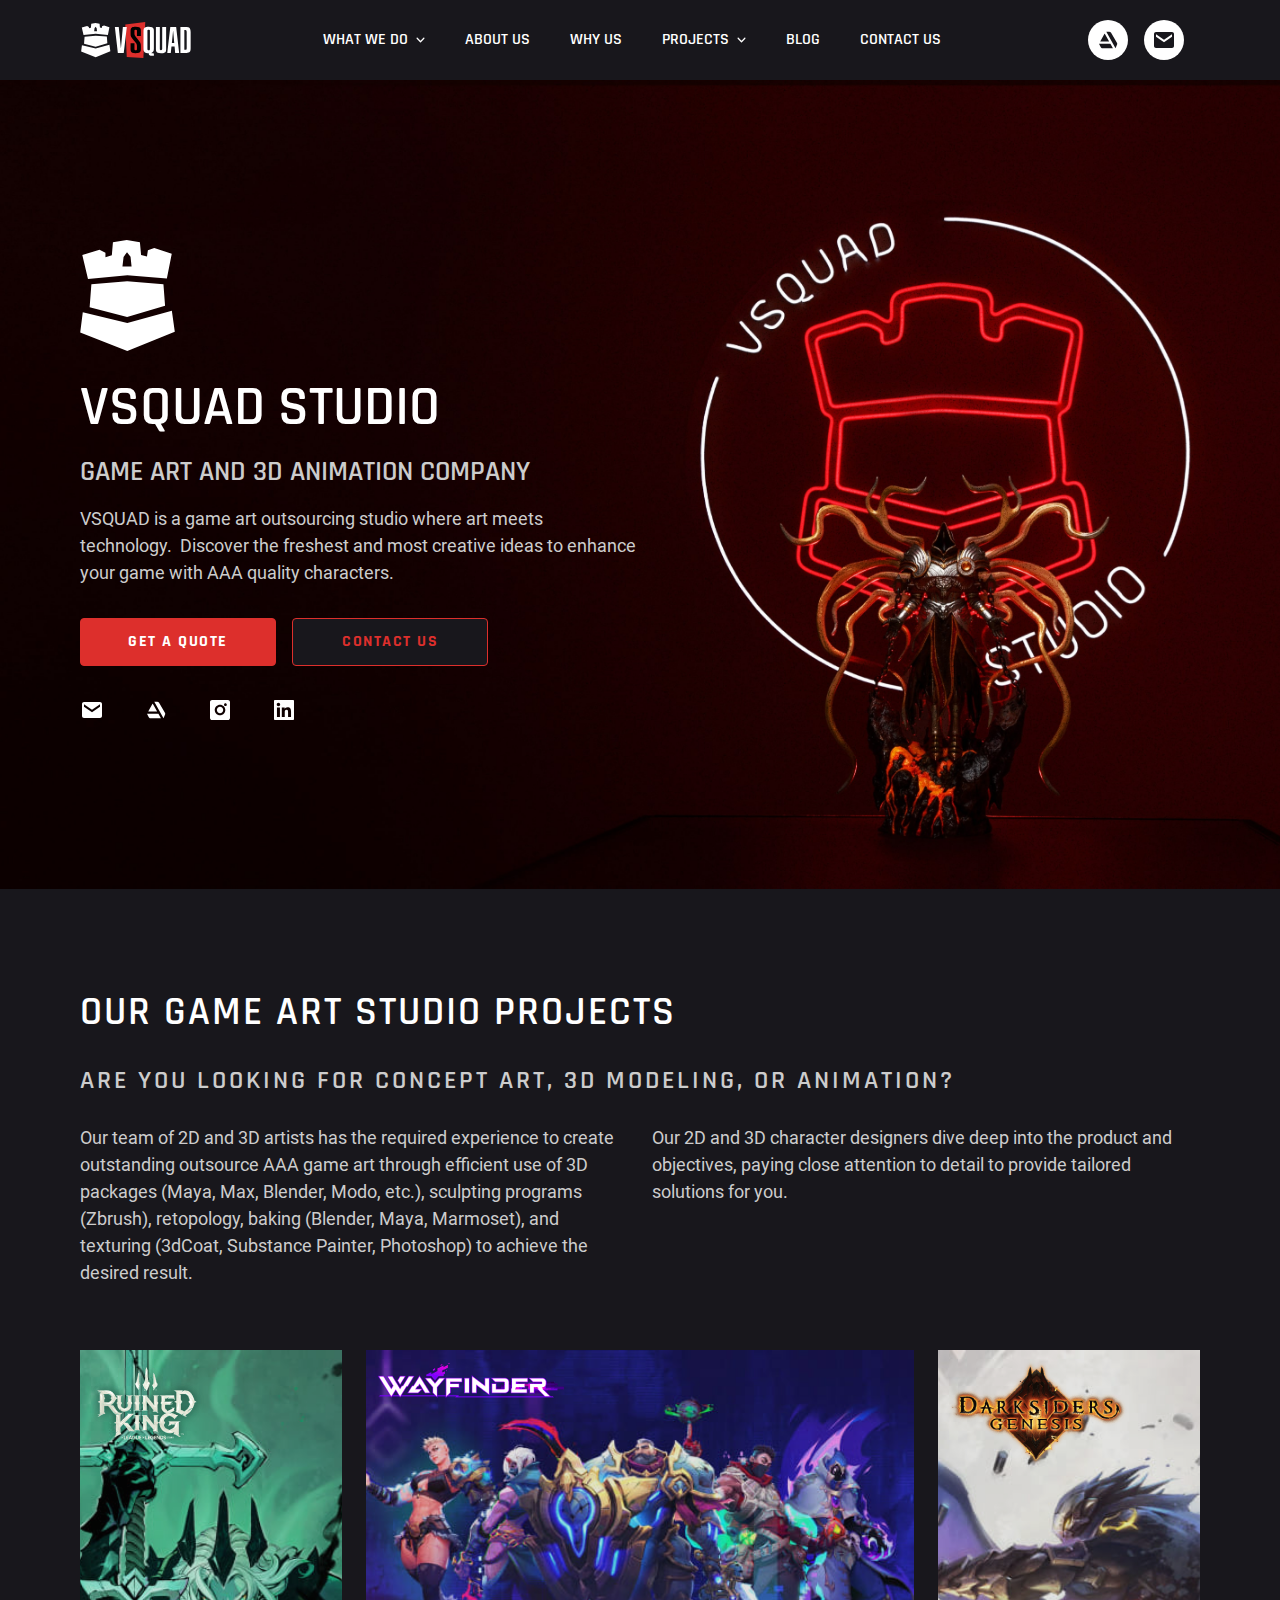
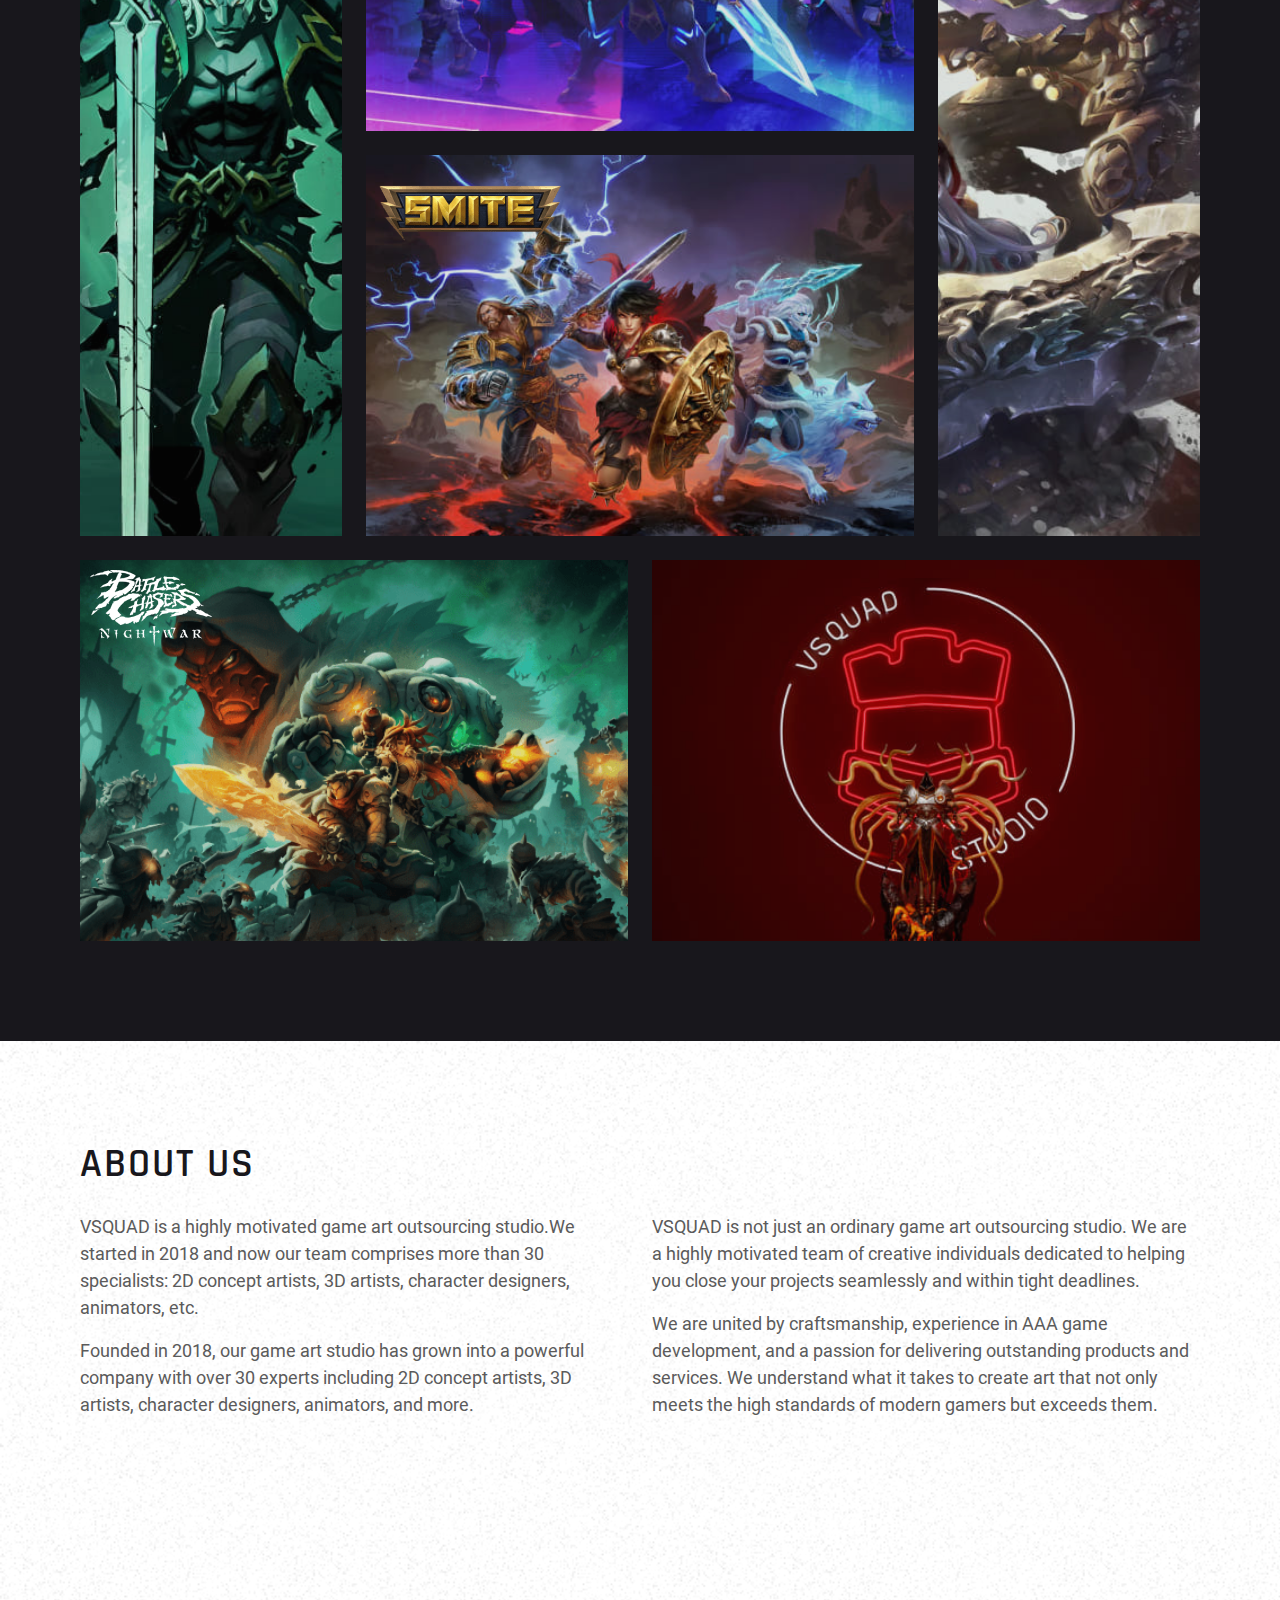
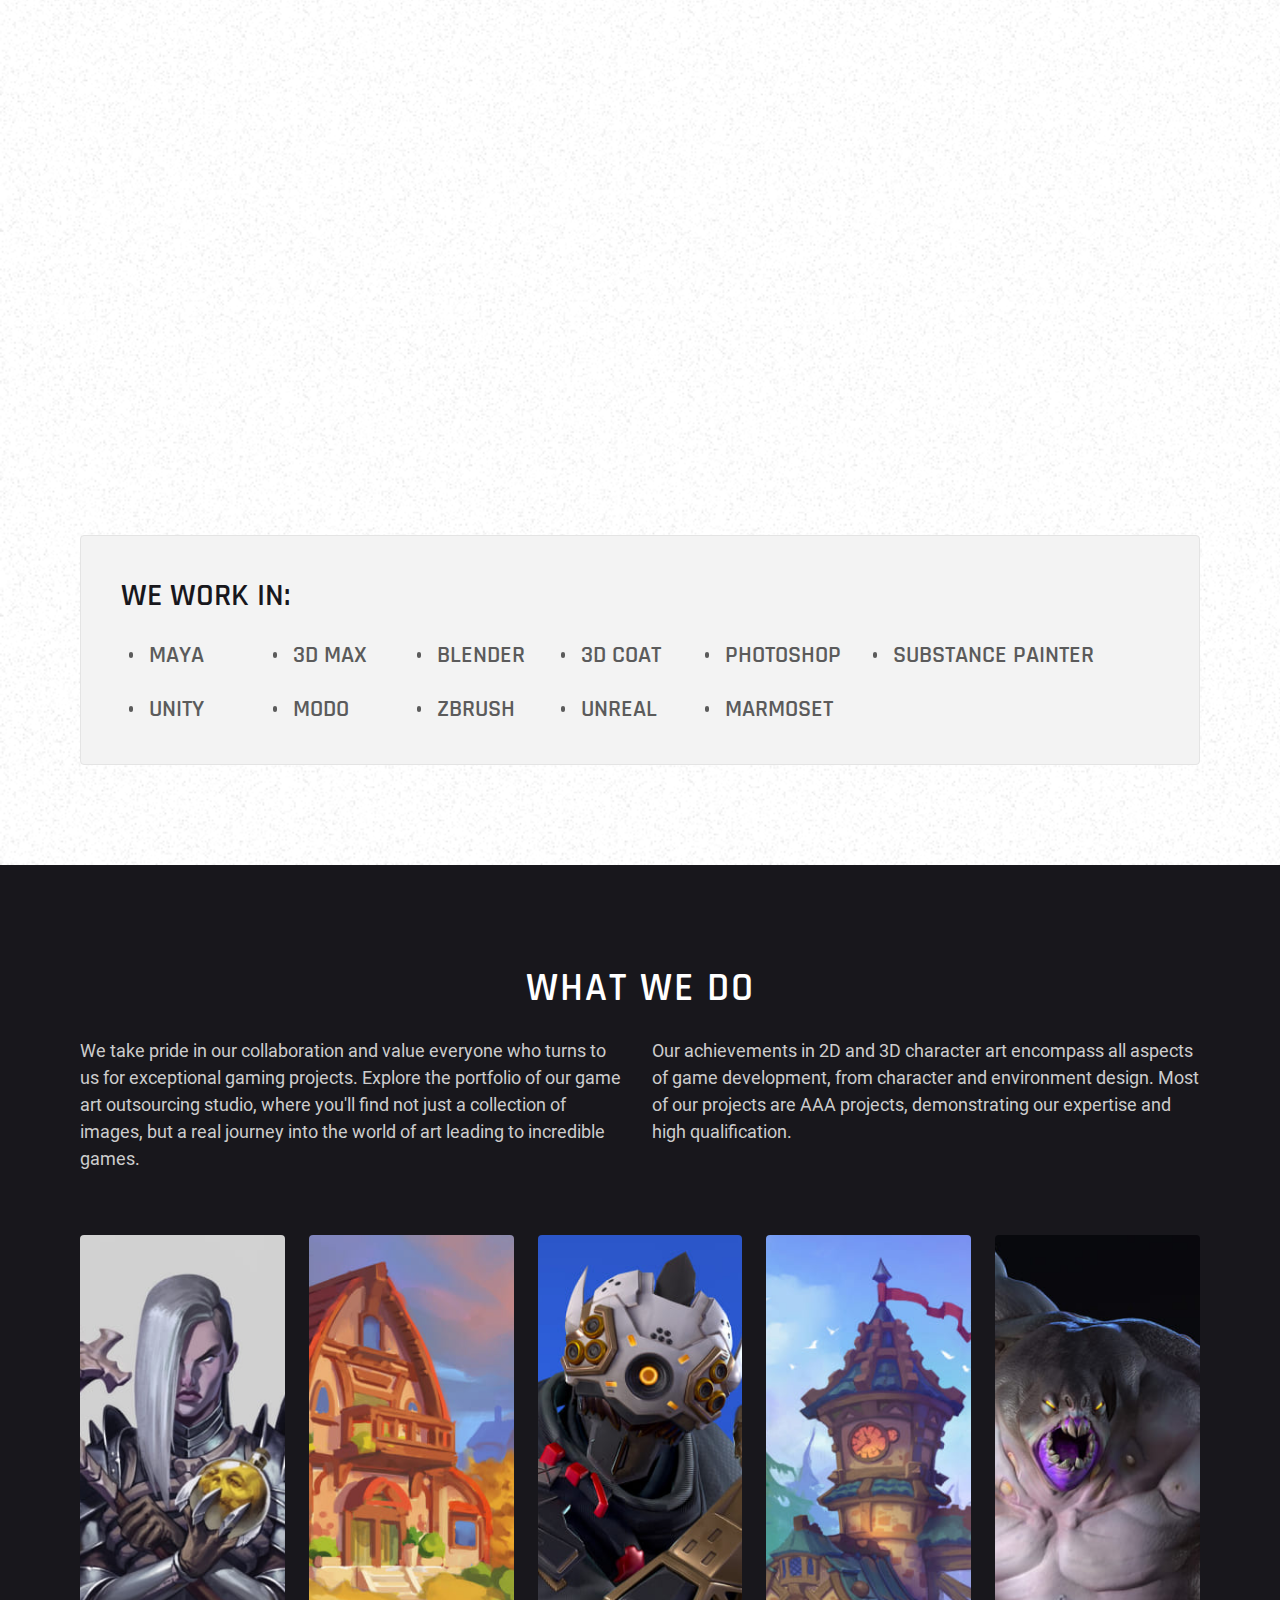
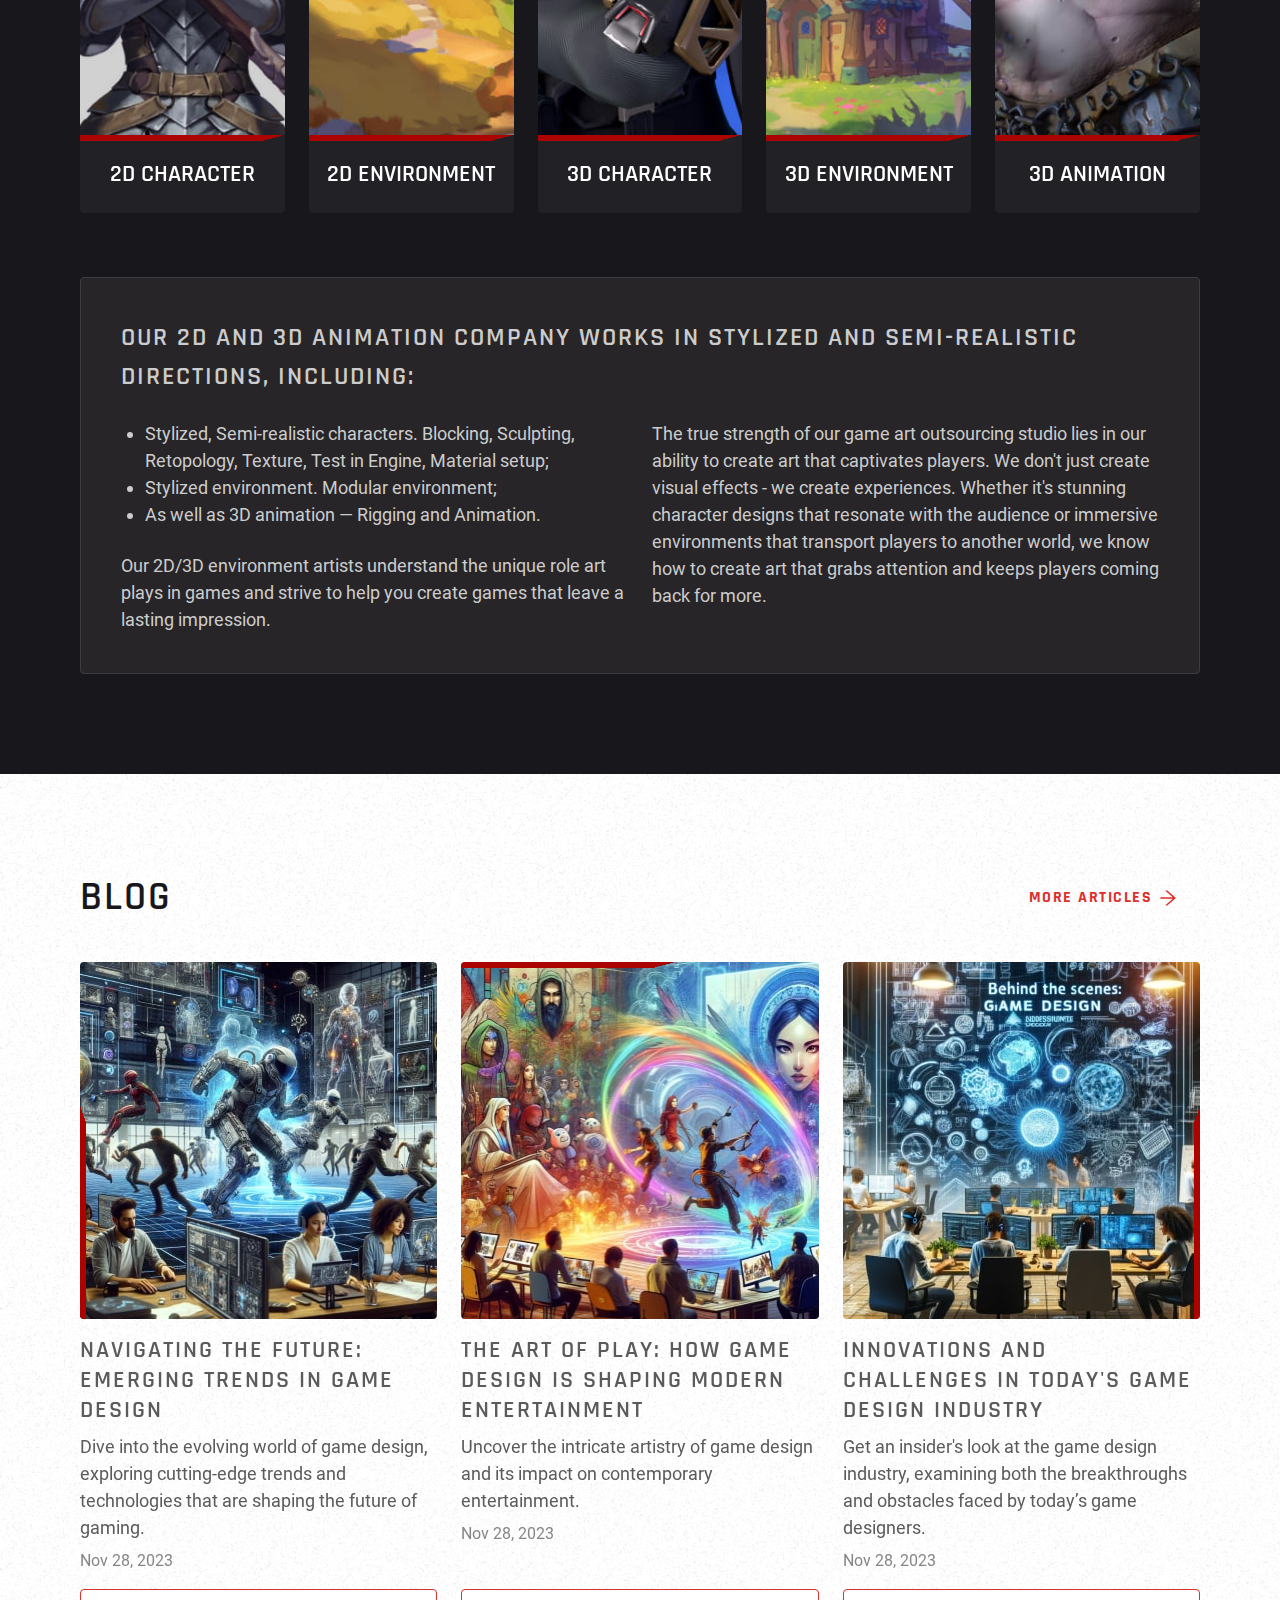
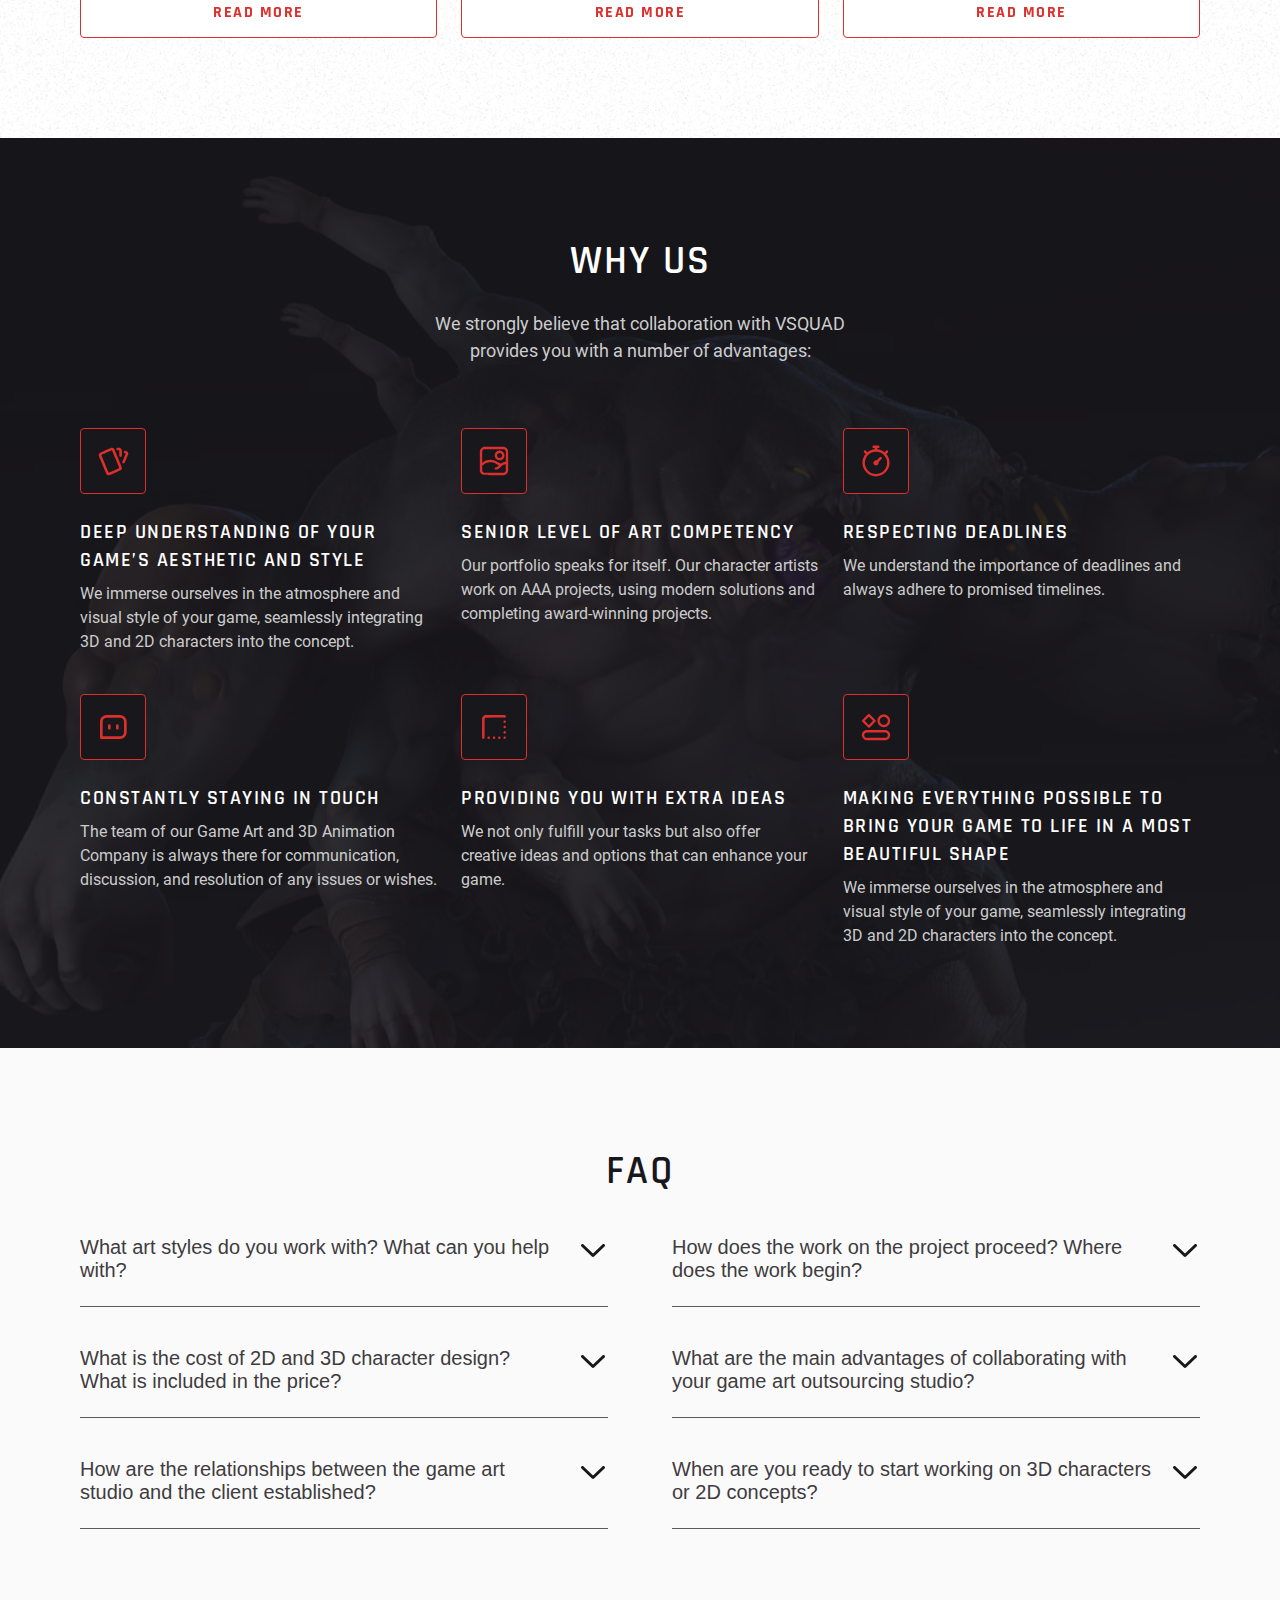
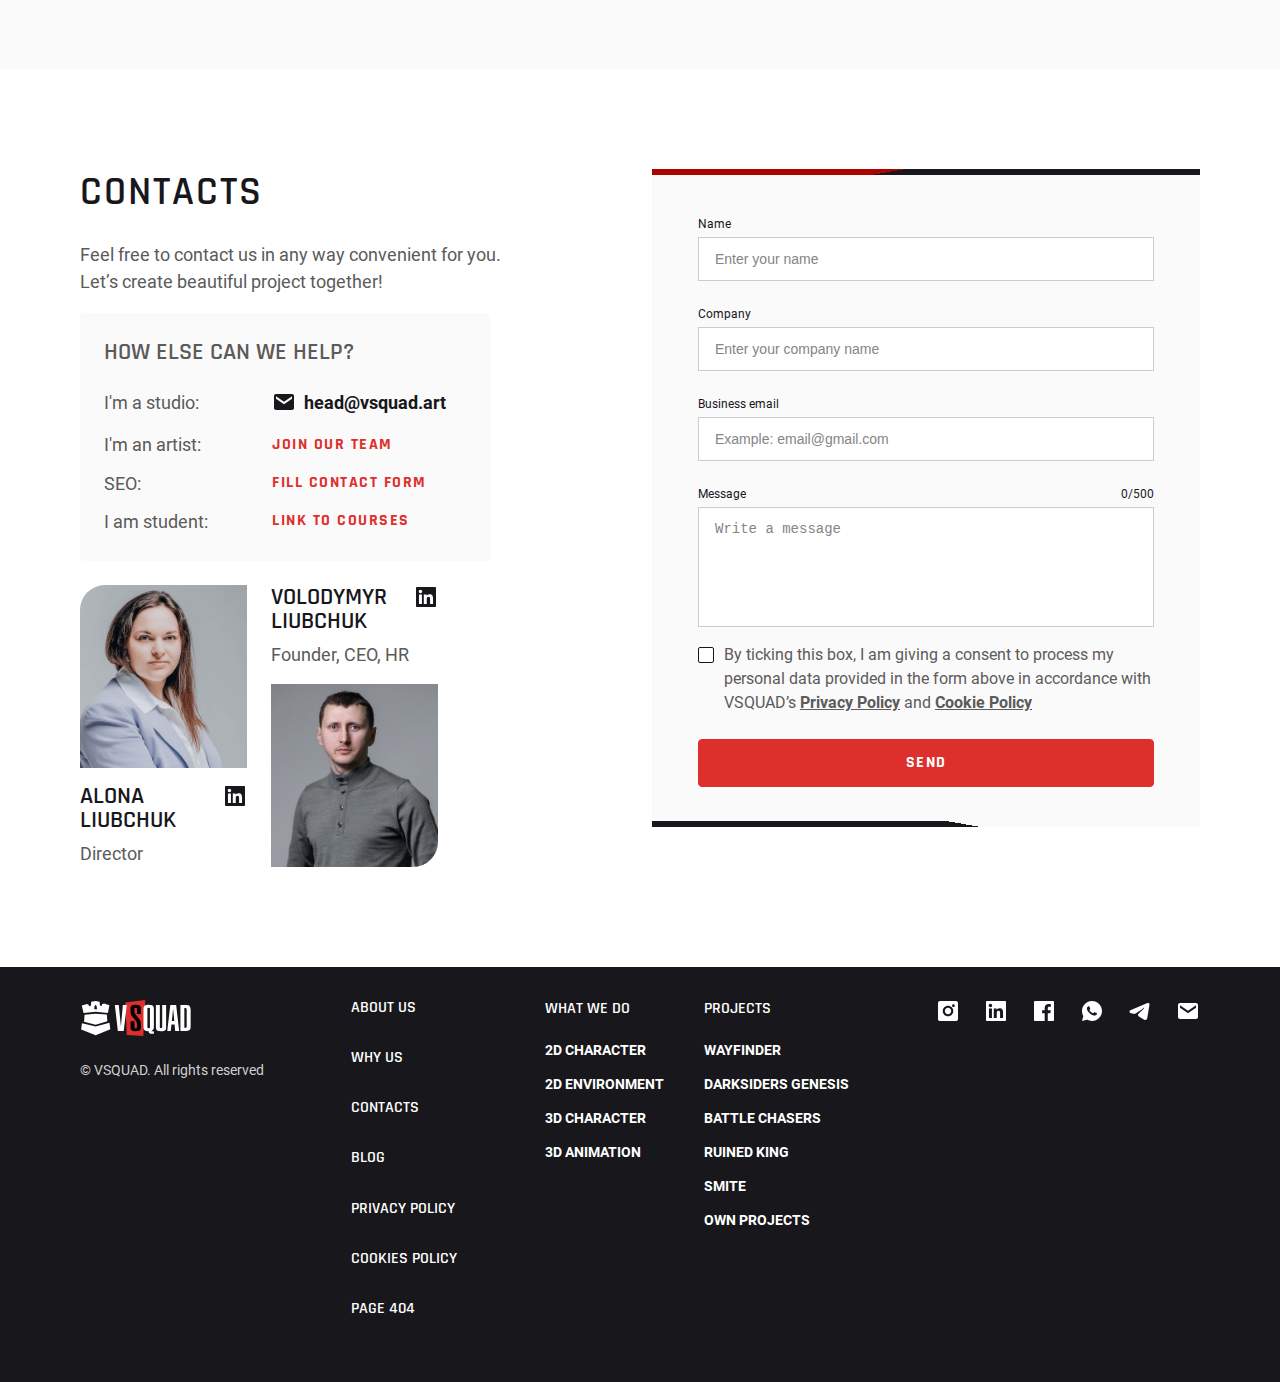
<file: index.html>
<!DOCTYPE html>
<html lang="en">
  <head>
    <meta charset="UTF-8" />
    <meta name="viewport" content="width=device-width, initial-scale=1.0" />
    <link rel="icon" type="image/png" href="./image/favicon.png" />

    <link
      rel="stylesheet"
      href="https://cdn.jsdelivr.net/npm/swiper@11/swiper-bundle.min.css"
    />
    <link rel="stylesheet" href="./css/main.min.css" />
    <title>VSQuad ART</title>
  </head>
  <body>
    <header class="header">
      <div class="header__fixed">
        <div class="container">
          <div class="header__content">
            <div class="header__logo-wrapper">
              <a class="header__logo" href="./index.html">
                <img src="./image/logo_white.svg" alt="VSQuad ART" />
              </a>
            </div>
            <button id="burgerBtn" class="header__burger" type="button">
              <span class="header__burger--line"></span>
            </button>
            <div id="menuNav" class="header__nav-wrapper">
              <nav class="header__navmenu">
                <ul class="header__navmenu-list">
                  <li class="header__navmenu-item dropdown">
                    <a href="#what-we-do" class="dropdown__link link ddBtn">
                      What we do
                    </a>
                    <ul class="dropdown__list dropdown__list--nav ddList">
                      <li class="dropdown__item">
                        <a
                          href="./what-we-do/3d-character.html"
                          class="dropdown__item-link link"
                        >
                          <span class="dropdown__item-link--title">
                            2D CHARACTER
                          </span>
                          <span class="dropdown__item-link--description">
                            Craft engaging, visually stunning characters to
                            captivate your audience.
                          </span>
                        </a>
                      </li>
                      <li class="dropdown__item">
                        <a
                          href="./what-we-do/3d-character.html"
                          class="dropdown__item-link link"
                        >
                          <span class="dropdown__item-link--title">
                            3D CHARACTER
                          </span>
                          <span class="dropdown__item-link--description">
                            Immerse players in beautifully crafted,
                            two-dimensional worlds, each with its unique
                            atmosphere.
                          </span>
                        </a>
                      </li>
                      <li class="dropdown__item">
                        <a
                          href="./what-we-do/3d-character.html"
                          class="dropdown__item-link link"
                        >
                          <span class="dropdown__item-link--title">
                            2D ENVIRONMENT
                          </span>
                          <span class="dropdown__item-link--description">
                            Bring depth and realism to your game with
                            intricately designed three-dimensional characters.
                          </span>
                        </a>
                      </li>
                      <li class="dropdown__item">
                        <a
                          href="./what-we-do/3d-character.html"
                          class="dropdown__item-link link"
                        >
                          <span class="dropdown__item-link--title">
                            3D ENVIRONMENT
                          </span>
                          <span class="dropdown__item-link--description">
                            Create expansive, lifelike three-dimensional
                            settings that offer an unparalleled gaming
                            experience.
                          </span>
                        </a>
                      </li>
                      <li class="dropdown__item">
                        <a
                          href="./what-we-do/3d-character.html"
                          class="dropdown__item-link link"
                        >
                          <span class="dropdown__item-link--title">
                            3D ANIMATION
                          </span>
                          <span class="dropdown__item-link--description">
                            Infuse dynamic, fluid movements into your characters
                            and environments, making your game world truly come
                            to life.
                          </span>
                        </a>
                      </li>
                    </ul>
                  </li>
                  <li class="header__navmenu-item">
                    <a href="./index.html/#about" class="link">About us</a>
                  </li>
                  <li class="header__navmenu-item">
                    <a href="./index.html/#why-su" class="link">Why us</a>
                  </li>
                  <li class="header__navmenu-item dropdown">
                    <a href="#prijects" class="dropdown__link link ddBtn">
                      Projects
                    </a>
                    <ul class="dropdown__list dropdown__list--nav ddList">
                      <li class="dropdown__item">
                        <a
                          href="./projects/wayfinder.html"
                          class="dropdown__item-link link"
                        >
                          <span class="dropdown__item-link--title">
                            WAYFINDER
                          </span>
                          <span class="dropdown__item-link--description">
                            We working on this project as 3D artists creating
                            characters.
                          </span>
                        </a>
                      </li>
                      <li class="dropdown__item">
                        <a
                          href="./projects/wayfinder.html"
                          class="dropdown__item-link link"
                        >
                          <span class="dropdown__item-link--title">
                            Darksiders Genesis
                          </span>
                          <span class="dropdown__item-link--description">
                            We worked on this project as 3D designers creating
                            characters.
                          </span>
                        </a>
                      </li>
                      <li class="dropdown__item">
                        <a
                          href="./projects/wayfinder.html"
                          class="dropdown__item-link link"
                        >
                          <span class="dropdown__item-link--title">
                            Battle Chasers
                          </span>
                          <span class="dropdown__item-link--description">
                            We worked on this project as 3D designers creating
                            characters, monsters and environment.
                          </span>
                        </a>
                      </li>
                      <li class="dropdown__item">
                        <a
                          href="./projects/wayfinder.html"
                          class="dropdown__item-link link"
                        >
                          <span class="dropdown__item-link--title">
                            Ruined King
                          </span>
                          <span class="dropdown__item-link--description">
                            We worked on this project as 3D designers creating
                            characters, monsters and weapon.
                          </span>
                        </a>
                      </li>
                      <li class="dropdown__item">
                        <a
                          href="./projects/wayfinder.html"
                          class="dropdown__item-link link"
                        >
                          <span class="dropdown__item-link--title">
                            SMITE
                          </span>
                          <span class="dropdown__item-link--description">
                            We worked on this project as 3D designers creating
                            characters.
                          </span>
                        </a>
                      </li>
                    </ul>
                  </li>
                  <li class="header__navmenu-item">
                    <a href="./blog.html" class="link">Blog</a>
                  </li>
                  <li class="header__navmenu-item">
                    <a href="./contacts.html" class="link">Contact us</a>
                  </li>
                </ul>
              </nav>
              <div class="header__social-icon">
                <a href="#artstation" class="social-circle" target="_blank">
                  <svg class="social-circle__icons" width="24px" height="24px">
                    <use href="./image/sprite.svg#icon-artstation"></use>
                  </svg>
                </a>
                <a href="mailto:user@email.com" class="social-circle">
                  <svg class="social-circle__icons" width="24px" height="24px">
                    <use href="./image/sprite.svg#icon-email"></use>
                  </svg>
                </a>
              </div>
            </div>
          </div>
        </div>
      </div>
    </header>
    <main>
      <section class="first-screen">
        <div class="container">
          <div class="first-screen__content">
            <span class="first-screen__logo-image">
              <img
                class="first-screen__logo-image visually-hidden"
                src="./image/logo_white_small.svg"
                alt="VSQuad Studio"
              />
            </span>
            <h1 class="first-screen__heading title-h1">VSQuad Studio</h1>
            <p class="first-screen__description">
              GAME ART AND 3D ANIMATION COMPANY
            </p>
            <p class="first-screen__text">
              VSQUAD is a game art outsourcing studio where art meets
              technology.  Discover the freshest and most creative ideas to
              enhance your game with AAA quality characters.
            </p>
            <div class="first-screen__wrapper-btn">
              <button
                class="first-screen__btn button button--red modal-btn-open"
              >
                get a quote
              </button>
              <a class="first-screen__btn button button--dark" href="#contacts">
                Contact us
              </a>
            </div>
            <div class="first-screen__wripper-icons">
              <a href="mailto:head@vsquad.art" class="social">
                <svg class="social__icons" width="24px" height="24px">
                  <use href="./image/sprite.svg#icon-email"></use>
                </svg>
              </a>
              <a href="#" class="social" target="_blank">
                <svg class="social__icons" width="24px" height="24px">
                  <use href="./image/sprite.svg#icon-artstation"></use>
                </svg>
              </a>
              <a href="#" class="social">
                <svg class="social__icons" width="24px" height="24px">
                  <use href="./image/sprite.svg#icon-instagram"></use>
                </svg>
              </a>
              <a href="#" class="social" target="_blank">
                <svg class="social__icons" width="24px" height="24px">
                  <use href="./image/sprite.svg#icon-linkedin"></use>
                </svg>
              </a>
            </div>
          </div>
        </div>
      </section>

      <section class="projects section section--dark">
        <div class="container">
          <h2 class="section__heading title-h2 section__heading--white">
            OUR GAME ART STUDIO PROJECTS
          </h2>
          <div class="projects__sub-heading">
            Are you looking for concept art, 3D modeling, or animation?
          </div>
          <div class="projects__text text-in-two-column">
            <p>
              Our team of 2D and 3D artists has the required experience to
              create outstanding outsource AAA game art through efficient use of
              3D packages (Maya, Max, Blender, Modo, etc.), sculpting programs
              (Zbrush), retopology, baking (Blender, Maya, Marmoset), and
              texturing (3dCoat, Substance Painter, Photoshop) to achieve the
              desired result.
            </p>
            <p>
              Our 2D and 3D character designers dive deep into the product and
              objectives, paying close attention to detail to provide tailored
              solutions for you.
            </p>
          </div>

          <div class="project prjects__content">
            <div class="project--for-desctop">
              <div class="parent">
                <div class="div1">
                  <div class="project__wrapper">
                    <img
                      class="project__bg-image"
                      src="./image/projects/ruined-king.jpg"
                      alt=""
                    />
                    <img
                      class="project__logo-image"
                      src="./image/projects/ruined-king-logo.png"
                      alt=""
                    />
                    <div class="project__on-hover">
                      <div class="project__on-hover--wrapper">
                        <p>
                          We worked on this project as 3D designers creating
                          characters, monsters and weapon
                        </p>
                        <a class="project__btn button button--red" href="#">
                          Discover
                          <svg
                            class="project__icons"
                            width="24px"
                            height="24px"
                          >
                            <use
                              href="./image/sprite.svg#icon-arrow-link"
                            ></use>
                          </svg>
                        </a>
                      </div>
                    </div>
                  </div>
                  <a
                    class="project__btn project__btn--mobile button button--red"
                    href="./projects/wayfinder.html"
                  >
                    Discover
                    <svg class="project__icons" width="24px" height="24px">
                      <use href="./image/sprite.svg#icon-arrow-link"></use>
                    </svg>
                  </a>
                </div>
                <div class="div2">
                  <div class="project__wrapper">
                    <img
                      class="project__bg-image"
                      src="./image/projects/wayfinder.jpg"
                      alt=""
                    />
                    <img
                      class="project__logo-image"
                      src="./image/projects/wayfinder-logo.png"
                      alt=""
                    />
                    <div class="project__on-hover">
                      <div class="project__on-hover--wrapper">
                        <p>
                          We working on this project as 3D artists creating
                          characters.
                        </p>
                        <a class="project__btn button button--red" href="#">
                          Discover
                          <svg
                            class="project__icons"
                            width="24px"
                            height="24px"
                          >
                            <use
                              href="./image/sprite.svg#icon-arrow-link"
                            ></use>
                          </svg>
                        </a>
                      </div>
                    </div>
                  </div>
                  <a
                    class="project__btn project__btn--mobile button button--red"
                    href="./projects/wayfinder.html"
                  >
                    Discover
                    <svg class="project__icons" width="24px" height="24px">
                      <use href="./image/sprite.svg#icon-arrow-link"></use>
                    </svg>
                  </a>
                </div>
                <div class="div3">
                  <div class="project__wrapper">
                    <img
                      class="project__bg-image"
                      src="./image/projects/smite.jpg"
                      alt=""
                    />
                    <img
                      class="project__logo-image"
                      src="./image/projects/smite-logo.png"
                      alt=""
                    />
                    <div class="project__on-hover">
                      <div class="project__on-hover--wrapper">
                        <p>
                          We worked on this project as 3D designers creating
                          characters.
                        </p>
                        <a
                          class="project__btn button button--red"
                          href="./projects/wayfinder.html"
                        >
                          Discover
                          <svg
                            class="project__icons"
                            width="24px"
                            height="24px"
                          >
                            <use
                              href="./image/sprite.svg#icon-arrow-link"
                            ></use>
                          </svg>
                        </a>
                      </div>
                    </div>
                  </div>
                  <a
                    class="project__btn project__btn--mobile button button--red"
                    href="#"
                  >
                    Discover
                    <svg class="project__icons" width="24px" height="24px">
                      <use href="./image/sprite.svg#icon-arrow-link"></use>
                    </svg>
                  </a>
                </div>
                <div class="div4">
                  <div class="project__wrapper">
                    <img
                      class="project__bg-image"
                      src="./image/projects/darksiders.jpg"
                      alt=""
                    />
                    <img
                      class="project__logo-image"
                      src="./image/projects/darksiders-logo.png"
                      alt=""
                    />
                    <div class="project__on-hover">
                      <div class="project__on-hover--wrapper">
                        <p>
                          We worked on this project as 3D designers creating
                          characters
                        </p>
                        <a
                          class="project__btn button button--red"
                          href="./projects/wayfinder.html"
                        >
                          Discover
                          <svg
                            class="project__icons"
                            width="24px"
                            height="24px"
                          >
                            <use
                              href="./image/sprite.svg#icon-arrow-link"
                            ></use>
                          </svg>
                        </a>
                      </div>
                    </div>
                  </div>
                  <a
                    class="project__btn project__btn--mobile button button--red"
                    href="#"
                  >
                    Discover
                    <svg class="project__icons" width="24px" height="24px">
                      <use href="./image/sprite.svg#icon-arrow-link"></use>
                    </svg>
                  </a>
                </div>
                <div class="div5">
                  <div class="project__wrapper">
                    <img
                      class="project__bg-image"
                      src="./image/projects/battle-chasers.png"
                      alt=""
                    />
                    <img
                      class="project__logo-image"
                      src="./image/projects/battle-chasers-logo.png"
                      alt=""
                    />
                    <div class="project__on-hover">
                      <div class="project__on-hover--wrapper">
                        <p>
                          We worked on this project as 3D designers creating
                          characters, monsters and environment.
                        </p>
                        <a
                          class="project__btn button button--red"
                          href="./projects/wayfinder.html"
                        >
                          Discover
                          <svg
                            class="project__icons"
                            width="24px"
                            height="24px"
                          >
                            <use
                              href="./image/sprite.svg#icon-arrow-link"
                            ></use>
                          </svg>
                        </a>
                      </div>
                    </div>
                  </div>
                  <a
                    class="project__btn project__btn--mobile button button--red"
                    href="#"
                  >
                    Discover
                    <svg class="project__icons" width="24px" height="24px">
                      <use href="./image/sprite.svg#icon-arrow-link"></use>
                    </svg>
                  </a>
                </div>
                <div class="div6">
                  <div class="project__wrapper">
                    <img
                      class="project__bg-image"
                      src="./image/projects/vsquad.jpg"
                      alt=""
                    />
                    <div class="project__on-hover">
                      <div class="project__on-hover--wrapper">
                        <h3 class="project__heading title-h5">OWN PROJECTS</h3>
                        <p>
                          This 3D figure of Archangel Inarius is our tribute to
                          Diablo 4. We approached the creating of figure with
                          great love and respect for the original source.
                        </p>
                        <a
                          class="project__btn button button--red"
                          href="./projects/wayfinder.html"
                        >
                          Discover
                          <svg
                            class="project__icons"
                            width="24px"
                            height="24px"
                          >
                            <use
                              href="./image/sprite.svg#icon-arrow-link"
                            ></use>
                          </svg>
                        </a>
                      </div>
                    </div>
                  </div>
                  <a
                    class="project__btn project__btn--mobile button button--red"
                    href="#"
                  >
                    Discover
                    <svg class="project__icons" width="24px" height="24px">
                      <use href="./image/sprite.svg#icon-arrow-link"></use>
                    </svg>
                  </a>
                </div>
              </div>
            </div>
            <div class="project__slider-wrapper project--for-mobile">
              <button class="project-btn carousel-button prev" type="button">
                <svg class="carousel-arrow" width="30" height="30">
                  <use href="./image/sprite.svg#icon-arrow"></use>
                </svg>
              </button>
              <div class="project__slider swiper-aaa-games-project">
                <ul class="project__slider-list swiper-wrapper">
                  <li class="swiper-slide">
                    <div class="project__wrapper">
                      <img
                        class="project__bg-image"
                        src="./image/projects/ruined-king.jpg"
                        alt=""
                      />
                      <img
                        class="project__logo-image"
                        src="./image/projects/ruined-king-logo.png"
                        alt=""
                      />
                      <div class="project__on-hover">
                        <div class="project__on-hover--wrapper">
                          <p>
                            We worked on this project as 3D designers creating
                            characters, monsters and weapon
                          </p>
                          <a class="project__btn button button--red" href="#">
                            Discover
                            <svg
                              class="project__icons"
                              width="24px"
                              height="24px"
                            >
                              <use
                                href="./image/sprite.svg#icon-arrow-link"
                              ></use>
                            </svg>
                          </a>
                        </div>
                      </div>
                    </div>
                    <a
                      class="project__btn project__btn--mobile button button--red"
                      href="./projects/wayfinder.html"
                    >
                      Discover
                      <svg class="project__icons" width="24px" height="24px">
                        <use href="./image/sprite.svg#icon-arrow-link"></use>
                      </svg>
                    </a>
                  </li>
                  <li class="swiper-slide">
                    <div class="project__wrapper">
                      <img
                        class="project__bg-image"
                        src="./image/projects/wayfinder.jpg"
                        alt=""
                      />
                      <img
                        class="project__logo-image"
                        src="./image/projects/wayfinder-logo.png"
                        alt=""
                      />
                      <div class="project__on-hover">
                        <div class="project__on-hover--wrapper">
                          <p>
                            We working on this project as 3D artists creating
                            characters.
                          </p>
                          <a
                            class="project__btn button button--red"
                            href="./projects/wayfinder.html"
                          >
                            Discover
                            <svg
                              class="project__icons"
                              width="24px"
                              height="24px"
                            >
                              <use
                                href="./image/sprite.svg#icon-arrow-link"
                              ></use>
                            </svg>
                          </a>
                        </div>
                      </div>
                    </div>
                    <a
                      class="project__btn project__btn--mobile button button--red"
                      href="#"
                    >
                      Discover
                      <svg class="project__icons" width="24px" height="24px">
                        <use href="./image/sprite.svg#icon-arrow-link"></use>
                      </svg>
                    </a>
                  </li>
                  <li class="swiper-slide">
                    <div class="project__wrapper">
                      <img
                        class="project__bg-image"
                        src="./image/projects/smite.jpg"
                        alt=""
                      />
                      <img
                        class="project__logo-image"
                        src="./image/projects/smite-logo.png"
                        alt=""
                      />
                      <div class="project__on-hover">
                        <div class="project__on-hover--wrapper">
                          <p>
                            We worked on this project as 3D designers creating
                            characters.
                          </p>
                          <a
                            class="project__btn button button--red"
                            href="./projects/wayfinder.html"
                          >
                            Discover
                            <svg
                              class="project__icons"
                              width="24px"
                              height="24px"
                            >
                              <use
                                href="./image/sprite.svg#icon-arrow-link"
                              ></use>
                            </svg>
                          </a>
                        </div>
                      </div>
                    </div>
                    <a
                      class="project__btn project__btn--mobile button button--red"
                      href="#"
                    >
                      Discover
                      <svg class="project__icons" width="24px" height="24px">
                        <use href="./image/sprite.svg#icon-arrow-link"></use>
                      </svg>
                    </a>
                  </li>
                  <li class="swiper-slide">
                    <div class="project__wrapper">
                      <img
                        class="project__bg-image"
                        src="./image/projects/darksiders.jpg"
                        alt=""
                      />
                      <img
                        class="project__logo-image"
                        src="./image/projects/darksiders-logo.png"
                        alt=""
                      />
                      <div class="project__on-hover">
                        <div class="project__on-hover--wrapper">
                          <p>
                            We worked on this project as 3D designers creating
                            characters
                          </p>
                          <a
                            class="project__btn button button--red"
                            href="./projects/wayfinder.html"
                          >
                            Discover
                            <svg
                              class="project__icons"
                              width="24px"
                              height="24px"
                            >
                              <use
                                href="./image/sprite.svg#icon-arrow-link"
                              ></use>
                            </svg>
                          </a>
                        </div>
                      </div>
                    </div>
                    <a
                      class="project__btn project__btn--mobile button button--red"
                      href="#"
                    >
                      Discover
                      <svg class="project__icons" width="24px" height="24px">
                        <use href="./image/sprite.svg#icon-arrow-link"></use>
                      </svg>
                    </a>
                  </li>
                  <li class="swiper-slide">
                    <div class="project__wrapper">
                      <img
                        class="project__bg-image"
                        src="./image/projects/battle-chasers.png"
                        alt=""
                      />
                      <img
                        class="project__logo-image"
                        src="./image/projects/battle-chasers-logo.png"
                        alt=""
                      />
                      <div class="project__on-hover">
                        <div class="project__on-hover--wrapper">
                          <p>
                            We worked on this project as 3D designers creating
                            characters, monsters and environment.
                          </p>
                          <a
                            class="project__btn button button--red"
                            href="./projects/wayfinder.html"
                          >
                            Discover
                            <svg
                              class="project__icons"
                              width="24px"
                              height="24px"
                            >
                              <use
                                href="./image/sprite.svg#icon-arrow-link"
                              ></use>
                            </svg>
                          </a>
                        </div>
                      </div>
                    </div>
                    <a
                      class="project__btn project__btn--mobile button button--red"
                      href="#"
                    >
                      Discover
                      <svg class="project__icons" width="24px" height="24px">
                        <use href="./image/sprite.svg#icon-arrow-link"></use>
                      </svg>
                    </a>
                  </li>
                  <li class="swiper-slide">
                    <div class="project__wrapper">
                      <img
                        class="project__bg-image"
                        src="./image/projects/vsquad.jpg"
                        alt=""
                      />
                      <div class="project__on-hover">
                        <div class="project__on-hover--wrapper">
                          <h3 class="project__heading title-h5">
                            OWN PROJECTS
                          </h3>
                          <p>
                            This 3D figure of Archangel Inarius is our tribute
                            to Diablo 4. We approached the creating of figure
                            with great love and respect for the original source.
                          </p>
                          <a
                            class="project__btn button button--red"
                            href="./projects/wayfinder.html"
                          >
                            Discover
                            <svg
                              class="project__icons"
                              width="24px"
                              height="24px"
                            >
                              <use
                                href="./image/sprite.svg#icon-arrow-link"
                              ></use>
                            </svg>
                          </a>
                        </div>
                      </div>
                    </div>
                    <a
                      class="project__btn project__btn--mobile button button--red"
                      href="#"
                    >
                      Discover
                      <svg class="project__icons" width="24px" height="24px">
                        <use href="./image/sprite.svg#icon-arrow-link"></use>
                      </svg>
                    </a>
                  </li>
                </ul>
                <div class="pagination"></div>
              </div>
              <button class="project-btn carousel-button next" type="button">
                <svg class="carousel-arrow" width="30" height="30">
                  <use href="./image/sprite.svg#icon-arrow"></use>
                </svg>
              </button>
            </div>
          </div>
        </div>
      </section>

      <section class="about section">
        <div class="container">
          <div class="about__content">
            <h2 class="section__heading title-h2 section__heading--dark">
              About us
            </h2>
            <div class="about__description text-in-two-column">
              <p>
                VSQUAD is a highly motivated game art outsourcing studio.We
                started in 2018 and now our team comprises more than 30
                specialists: 2D concept artists, 3D artists, character
                designers, animators, etc.
              </p>
              <p>
                Founded in 2018, our game art studio has grown into a powerful
                company with over 30 experts including 2D concept artists, 3D
                artists, character designers, animators, and more.
              </p>
              <p>
                VSQUAD is not just an ordinary game art outsourcing studio. We
                are a highly motivated team of creative individuals dedicated to
                helping you close your projects seamlessly and within tight
                deadlines.
              </p>
              <p>
                We are united by craftsmanship, experience in AAA game
                development, and a passion for delivering outstanding products
                and services. We understand what it takes to create art that not
                only meets the high standards of modern gamers but exceeds them.
              </p>
            </div>

            <div class="about__video-wrapper">
              <iframe
                frameborder="0"
                allowfullscreen=""
                allow="accelerometer; autoplay; clipboard-write; encrypted-media; gyroscope; picture-in-picture; web-share"
                referrerpolicy="strict-origin-when-cross-origin"
                title="Welcome to VSQUAD Studio"
                width="100%"
                height="100%"
                src="https://www.youtube.com/embed/wSG28SxcH4Y?autoplay=0&amp;mute=1&amp;controls=1&amp;origin=https%3A%2F%2Fvsquad.art&amp;playsinline=1&amp;showinfo=0&amp;rel=0&amp;iv_load_policy=3&amp;modestbranding=0&amp;enablejsapi=1&amp;widgetid=1"
                id="widget2"
                data-gtm-yt-inspected-6="true"
              >
              </iframe>
            </div>

            <div class="about__we-work-wrapper">
              <h3 class="about__heading-second title-h4">We work in:</h3>
              <ul class="about__work-in-list title-h5">
                <li class="about__work-in-item">Maya</li>
                <li class="about__work-in-item">3d max</li>
                <li class="about__work-in-item">Blender</li>
                <li class="about__work-in-item">3D coat</li>
                <li class="about__work-in-item">Photoshop</li>
                <li class="about__work-in-item">Substance painter</li>
                <li class="about__work-in-item">Unity</li>
                <li class="about__work-in-item">Modo</li>
                <li class="about__work-in-item">Zbrush</li>
                <li class="about__work-in-item">Unreal</li>
                <li class="about__work-in-item">Marmoset</li>
              </ul>
            </div>
          </div>
        </div>
      </section>

      <section class="what-we-do section section--dark">
        <div class="container">
          <h2
            class="section__heading title-h2 section__heading--white section__heading--center"
          >
            What we do
          </h2>
          <div class="what-we-do__description text-in-two-column">
            <p>
              We take pride in our collaboration and value everyone who turns to
              us for exceptional gaming projects. Explore the portfolio of our
              game art outsourcing studio, where you'll find not just a
              collection of images, but a real journey into the world of art
              leading to incredible games.
            </p>
            <p>
              Our achievements in 2D and 3D character art encompass all aspects
              of game development, from character and environment design. Most
              of our projects are AAA projects, demonstrating our expertise and
              high qualification.
            </p>
          </div>
          <div class="what-we-do__content">
            <div class="wwd">
              <button class="wwd-card-btn carousel-button prev" type="button">
                <svg class="carousel-arrow" width="30" height="30">
                  <use href="./image/sprite.svg#icon-arrow"></use>
                </svg>
              </button>
              <div class="wwd__slider swiper-aaa-games-wwd">
                <ul class="wwd__slider-list swiper-wrapper">
                  <li class="swiper-slide">
                    <div class="slider-item wwd-card">
                      <div class="wwd-card__wrapper-image">
                        <img
                          src="./image/slider/slide-2d-char.jpg"
                          alt="2D CHARACTER"
                        />
                        <div class="wwd-card__hover-image">
                          <p>
                            Craft engaging, visually stunning characters to
                            captivate your audience.
                          </p>
                          <a
                            class="wwd-card__btn button button--red"
                            href="./what-we-do/3d-character.html"
                          >
                            View more
                            <svg
                              class="wwd-card__icons"
                              width="24px"
                              height="24px"
                            >
                              <use
                                href="./image/sprite.svg#icon-arrow-link"
                              ></use>
                            </svg>
                          </a>
                        </div>
                      </div>
                      <p class="wwd-card__title title-h5">2D CHARACTER</p>
                      <a
                        class="wwd-card__btn wwd-card__btn--mobile button button--red"
                        href="./what-we-do/3d-character.html"
                      >
                        View more
                        <svg class="wwd-card__icons" width="24px" height="24px">
                          <use href="./image/sprite.svg#icon-arrow-link"></use>
                        </svg>
                      </a>
                    </div>
                  </li>
                  <li class="swiper-slide">
                    <div class="slider-item wwd-card">
                      <div class="wwd-card__wrapper-image">
                        <img
                          src="./image/slider/slider-2d-envi.jpg"
                          alt="2D CHARACTER"
                        />
                        <div class="wwd-card__hover-image">
                          <p>
                            Immerse players in beautifully crafted,
                            two-dimensional worlds, each with its unique
                            atmosphere.
                          </p>
                          <a
                            class="wwd-card__btn button button--red"
                            href="./what-we-do/3d-character.html"
                          >
                            View more
                            <svg
                              class="wwd-card__icons"
                              width="24px"
                              height="24px"
                            >
                              <use
                                href="./image/sprite.svg#icon-arrow-link"
                              ></use>
                            </svg>
                          </a>
                        </div>
                      </div>
                      <p class="wwd-card__title title-h5">2D ENVIRONMENT</p>
                      <a
                        class="wwd-card__btn wwd-card__btn--mobile button button--red"
                        href="./what-we-do/3d-character.html"
                      >
                        View more
                        <svg class="wwd-card__icons" width="24px" height="24px">
                          <use href="./image/sprite.svg#icon-arrow-link"></use>
                        </svg>
                      </a>
                    </div>
                  </li>
                  <li class="swiper-slide">
                    <div class="slider-item wwd-card">
                      <div class="wwd-card__wrapper-image">
                        <img
                          src="./image/slider/slider-3d-char.jpg"
                          alt="3D CHARACTER"
                        />
                        <div class="wwd-card__hover-image">
                          <p>
                            Bring depth and realism to your game with
                            intricately designed three-dimensional characters.
                          </p>
                          <a
                            class="wwd-card__btn button button--red"
                            href="./what-we-do/3d-character.html"
                          >
                            View more
                            <svg
                              class="wwd-card__icons"
                              width="24px"
                              height="24px"
                            >
                              <use
                                href="./image/sprite.svg#icon-arrow-link"
                              ></use>
                            </svg>
                          </a>
                        </div>
                      </div>
                      <p class="wwd-card__title title-h5">3D CHARACTER</p>
                      <a
                        class="wwd-card__btn wwd-card__btn--mobile button button--red"
                        href="./what-we-do/3d-character.html"
                      >
                        View more
                        <svg class="wwd-card__icons" width="24px" height="24px">
                          <use href="./image/sprite.svg#icon-arrow-link"></use>
                        </svg>
                      </a>
                    </div>
                  </li>
                  <li class="swiper-slide">
                    <div class="slider-item wwd-card">
                      <div class="wwd-card__wrapper-image">
                        <img
                          src="./image/slider/slider-3d-envi.jpg"
                          alt="3D ENVIRONMENT"
                        />
                        <div class="wwd-card__hover-image">
                          <p>
                            Create expansive, lifelike three-dimensional
                            settings that offer an unparalleled gaming
                            experience.
                          </p>
                          <a
                            class="wwd-card__btn button button--red"
                            href="./what-we-do/3d-character.html"
                          >
                            View more
                            <svg
                              class="wwd-card__icons"
                              width="24px"
                              height="24px"
                            >
                              <use
                                href="./image/sprite.svg#icon-arrow-link"
                              ></use>
                            </svg>
                          </a>
                        </div>
                      </div>
                      <p class="wwd-card__title title-h5">3D ENVIRONMENT</p>
                      <a
                        class="wwd-card__btn wwd-card__btn--mobile button button--red"
                        href="./what-we-do/3d-character.html"
                      >
                        View more
                        <svg class="wwd-card__icons" width="24px" height="24px">
                          <use href="./image/sprite.svg#icon-arrow-link"></use>
                        </svg>
                      </a>
                    </div>
                  </li>
                  <li class="swiper-slide">
                    <div class="slider-item wwd-card">
                      <div class="wwd-card__wrapper-image">
                        <img
                          src="./image/slider/slider-3d-animation.jpg"
                          alt="3D ANIMATION"
                        />
                        <div class="wwd-card__hover-image">
                          <p>
                            Infuse dynamic, fluid movements into your characters
                            and environments, making your game world truly come
                            to life.
                          </p>
                          <a
                            class="wwd-card__btn button button--red"
                            href="./what-we-do/3d-character.html"
                          >
                            View more
                            <svg
                              class="wwd-card__icons"
                              width="24px"
                              height="24px"
                            >
                              <use
                                href="./image/sprite.svg#icon-arrow-link"
                              ></use>
                            </svg>
                          </a>
                        </div>
                      </div>
                      <p class="wwd-card__title title-h5">3D ANIMATION</p>
                      <a
                        class="wwd-card__btn wwd-card__btn--mobile button button--red"
                        href="./what-we-do/3d-character.html"
                      >
                        View more
                        <svg class="wwd-card__icons" width="24px" height="24px">
                          <use href="./image/sprite.svg#icon-arrow-link"></use>
                        </svg>
                      </a>
                    </div>
                  </li>
                </ul>
                <div class="pagination"></div>
              </div>
              <button class="wwd-card-btn carousel-button next" type="button">
                <svg class="carousel-arrow" width="30" height="30">
                  <use href="./image/sprite.svg#icon-arrow"></use>
                </svg>
              </button>
            </div>
          </div>
          <div class="what-we-do__text">
            <h3 class="what-we-do__text-heading">
              Our 2D and 3D animation company works in stylized and
              semi-realistic directions, including:
            </h3>
            <div class="what-we-do__text-content text-in-two-column">
              <ul>
                <li>
                  Stylized, Semi-realistic characters. Blocking, Sculpting,
                  Retopology, Texture, Test in Engine, Material setup;
                </li>
                <li>Stylized environment. Modular environment;</li>
                <li>As well as 3D animation — Rigging and Animation.</li>
              </ul>
              <p>
                Our 2D/3D environment artists understand the unique role art
                plays in games and strive to help you create games that leave a
                lasting impression. 
              </p>
              <p>
                The true strength of our game art outsourcing studio lies in our
                ability to create art that captivates players. We don't just
                create visual effects - we create experiences. Whether it's
                stunning character designs that resonate with the audience or
                immersive environments that transport players to another world,
                we know how to create art that grabs attention and keeps players
                coming back for more.
              </p>
            </div>
          </div>
        </div>
      </section>

      <section class="blog-list section">
        <div class="container">
          <div class="blog-list__wrapper-header">
            <h2
              class="blog-list__heading section__heading title-h2 section__heading--dark"
            >
              Blog
            </h2>
            <a
              class="blog-list__wrapper-header-link button button--transparent"
              href="./blog.html"
            >
              More articles
              <svg
                class="button--icon button--transparent--icon"
                width="16px"
                height="16px"
              >
                <use href="./image/sprite.svg#icon-arrow-link"></use>
              </svg>
            </a>
          </div>
          <div class="blog-list__wrapper-articles">
            <button class="blog-list-btn carousel-button prev" type="button">
              <svg class="carousel-arrow" width="30" height="30">
                <use href="./image/sprite.svg#icon-arrow"></use>
              </svg>
            </button>
            <div class="blog-list__slider swiper-blog-list">
              <ul class="blog-list__slider-list blog-list__list swiper-wrapper">
                <li class="swiper-slide blog-list__item">
                  <article class="blog-card">
                    <div class="blog-card__wrapper">
                      <div class="blog-card__image blog-card__image--first">
                        <img
                          src="./image/blog/blog-1-min.jpg"
                          alt="Navigating the Future: Emerging Trends in Game Design"
                        />
                      </div>
                      <h3 class="blog-card__heading title-h5">
                        Navigating the Future: Emerging Trends in Game Design
                      </h3>
                      <p class="blog-card__description">
                        Dive into the evolving world of game design, exploring
                        cutting-edge trends and technologies that are shaping
                        the future of gaming.
                      </p>
                      <p class="blog-card__publish">Nov 28, 2023</p>
                    </div>
                    <a class="button button--light" href="./article.html">
                      Read more
                    </a>
                  </article>
                </li>
                <li class="swiper-slide blog-list__item">
                  <article class="blog-card">
                    <div class="blog-card__wrapper">
                      <div class="blog-card__image">
                        <img
                          src="./image/blog/blog-2-min.jpg"
                          alt="The Art of Play: How Game Design Is Shaping Modern Entertainment"
                        />
                      </div>
                      <h3 class="blog-card__heading title-h5">
                        The Art of Play: How Game Design Is Shaping Modern
                        Entertainment
                      </h3>
                      <p class="blog-card__description">
                        Uncover the intricate artistry of game design and its
                        impact on contemporary entertainment.
                      </p>
                      <p class="blog-card__publish">Nov 28, 2023</p>
                    </div>
                    <a class="button button--light" href="./article.html">
                      Read more
                    </a>
                  </article>
                </li>
                <li class="swiper-slide blog-list__item">
                  <article class="blog-card">
                    <div class="blog-card__wrapper">
                      <div class="blog-card__image blog-card__image--last">
                        <img
                          src="./image/blog/blog-3-min.jpg"
                          alt="Innovations and Challenges in Today's Game Design Industry"
                        />
                      </div>
                      <h3 class="blog-card__heading title-h5">
                        Innovations and Challenges in Today's Game Design
                        Industry
                      </h3>
                      <p class="blog-card__description">
                        Get an insider's look at the game design industry,
                        examining both the breakthroughs and obstacles faced by
                        today’s game designers.
                      </p>
                      <p class="blog-card__publish">Nov 28, 2023</p>
                    </div>
                    <a class="button button--light" href="./article.html">
                      Read more
                    </a>
                  </article>
                </li>
              </ul>
              <div class="pagination"></div>
            </div>
            <button class="blog-list-btn carousel-button next" type="button">
              <svg class="carousel-arrow" width="30" height="30">
                <use href="./image/sprite.svg#icon-arrow"></use>
              </svg>
            </button>
          </div>
        </div>
      </section>

      <section class="why-us section">
        <div class="container">
          <div class="why-us__content">
            <h2
              class="section__heading title-h2 section__heading--white section__heading--center"
            >
              why us
            </h2>
            <p class="why-us__description">
              We strongly believe that collaboration with VSQUAD provides you
              with a number of advantages:
            </p>
            <div class="why-us__wrapper">
              <div class="why-us__card">
                <div class="why-us__card-icon">
                  <svg class="why-us__card-svg" width="32px" height="32px">
                    <use href="./image/sprite.svg#icon-cards"></use>
                  </svg>
                </div>
                <p class="title-h6 why-us__card-heading">
                  Deep understanding of your game’s aesthetic and style
                </p>
                <p class="why-us__card-text">
                  We immerse ourselves in the atmosphere and visual style of
                  your game, seamlessly integrating 3D and 2D characters into
                  the concept.
                </p>
              </div>
              <div class="why-us__card">
                <div class="why-us__card-icon">
                  <svg class="why-us__card-svg" width="32px" height="32px">
                    <use href="./image/sprite.svg#icon-image"></use>
                  </svg>
                </div>
                <p class="title-h6 why-us__card-heading">
                  Senior level of art competency
                </p>
                <p class="why-us__card-text">
                  Our portfolio speaks for itself. Our character artists work on
                  AAA projects, using modern solutions and completing
                  award-winning projects.
                </p>
              </div>
              <div class="why-us__card">
                <div class="why-us__card-icon">
                  <svg class="why-us__card-svg" width="32px" height="32px">
                    <use href="./image/sprite.svg#icon-stopwatch"></use>
                  </svg>
                </div>
                <p class="title-h6 why-us__card-heading">
                  Respecting deadlines
                </p>
                <p class="why-us__card-text">
                  We understand the importance of deadlines and always adhere to
                  promised timelines.
                </p>
              </div>
              <div class="why-us__card">
                <div class="why-us__card-icon">
                  <svg class="why-us__card-svg" width="32px" height="32px">
                    <use href="./image/sprite.svg#icon-chat"></use>
                  </svg>
                </div>
                <p class="title-h6 why-us__card-heading">
                  Constantly staying in touch
                </p>
                <p class="why-us__card-text">
                  The team of our Game Art and 3D Animation Company is always
                  there for communication, discussion, and resolution of any
                  issues or wishes.
                </p>
              </div>
              <div class="why-us__card">
                <div class="why-us__card-icon">
                  <svg class="why-us__card-svg" width="32px" height="32px">
                    <use href="./image/sprite.svg#icon-ideas"></use>
                  </svg>
                </div>
                <p class="title-h6 why-us__card-heading">
                  Providing you with extra ideas
                </p>
                <p class="why-us__card-text">
                  We not only fulfill your tasks but also offer creative ideas
                  and options that can enhance your game.
                </p>
              </div>
              <div class="why-us__card">
                <div class="why-us__card-icon">
                  <svg class="why-us__card-svg" width="32px" height="32px">
                    <use href="./image/sprite.svg#icon-game"></use>
                  </svg>
                </div>
                <p class="title-h6 why-us__card-heading">
                  Making everything possible to bring your game to life in a
                  most beautiful shape
                </p>
                <p class="why-us__card-text">
                  We immerse ourselves in the atmosphere and visual style of
                  your game, seamlessly integrating 3D and 2D characters into
                  the concept.
                </p>
              </div>
            </div>
          </div>
        </div>
      </section>

      <section class="faq section">
        <div class="container">
          <h2
            class="section__heading title-h2 section__heading--dark section__heading--only section__heading--center"
          >
            FAQ
          </h2>
          <div class="faq__wrapper">
            <div class="accordion">
              <button type="button" class="accordionBtn accordion__title">
                What art styles do you work with? What can you help with?
                <svg class="accordion__icon" width="30" height="30">
                  <use href="./image/sprite.svg#icon-arrow"></use>
                </svg>
              </button>
              <div class="accordionText accordion__panel">
                We work with stylized and semi-realistic styles.
              </div>
            </div>
            <div class="accordion">
              <button type="button" class="accordionBtn accordion__title">
                How does the work on the project proceed? Where does the work
                begin?
                <svg class="accordion__icon" width="30" height="30">
                  <use href="./image/sprite.svg#icon-arrow"></use>
                </svg>
              </button>
              <div class="accordionText accordion__panel">
                You send us a request, we contact you back, discuss needs,
                tasks, concepts, and other details. We start working on a
                project, create a prototype, and finalize it until completion.
              </div>
            </div>
            <div class="accordion">
              <button type="button" class="accordionBtn accordion__title">
                What is the cost of 2D and 3D character design? What is included
                in the price?
                <svg class="accordion__icon" width="30" height="30">
                  <use href="./image/sprite.svg#icon-arrow"></use>
                </svg>
              </button>
              <div class="accordionText accordion__panel">
                The cost is calculated individually for each project. Submit
                your request and we will estimate the budget for your project.
              </div>
            </div>
            <div class="accordion">
              <button type="button" class="accordionBtn accordion__title">
                What are the main advantages of collaborating with your game art
                outsourcing studio?
                <svg class="accordion__icon" width="30" height="30">
                  <use href="./image/sprite.svg#icon-arrow"></use>
                </svg>
              </button>
              <div class="accordionText accordion__panel">
                Working in with VSQUAD ensures the aesthetics and style of your
                game, the highest level of artistic competence, adherence to
                deadlines, constant availability for communication, provision of
                additional ideas, and maximum efforts to bring your game to life
                in the most attractive shape.
              </div>
            </div>
            <div class="accordion">
              <button type="button" class="accordionBtn accordion__title">
                How are the relationships between the game art studio and the
                client established?
                <svg class="accordion__icon" width="30" height="30">
                  <use href="./image/sprite.svg#icon-arrow"></use>
                </svg>
              </button>
              <div class="accordionText accordion__panel">
                When we start our collaboration, we sign a contract, discuss all
                requirements, expectations, and begin work.
              </div>
            </div>
            <div class="accordion">
              <button type="button" class="accordionBtn accordion__title">
                When are you ready to start working on 3D characters or 2D
                concepts?
                <svg class="accordion__icon" width="30" height="30">
                  <use href="./image/sprite.svg#icon-arrow"></use>
                </svg>
              </button>
              <div class="accordionText accordion__panel">
                Before we start, it is important for us to conduct an initial
                briefing, discuss details, and learn about the concept and
                preferences. After that, we will prepare a proposal. Once agreed
                upon, we are ready to start!
              </div>
            </div>
          </div>
        </div>
      </section>

      <section id="contacts" class="contacts section">
        <div class="container">
          <div class="contacts__wrapper">
            <div class="contacts__content">
              <h2 class="section__heading section__heading--dark title-h2">
                Contacts
              </h2>
              <p>
                Feel free to contact us in any way convenient for you. Let’s
                create beautiful project together!
              </p>
              <div class="contacts__links-wrapper">
                <h3 class="contacts__links-heading title-h5">
                  How else can we help?
                </h3>
                <p class="contacts__links-text">
                  I'm a studio:
                  <a
                    class="contacts__links contacts__links--email social-black"
                    href="mailto:head@vsquad.art"
                  >
                    <svg class="social-black__icons" width="24px" height="24px">
                      <use href="./image/sprite.svg#icon-email"></use>
                    </svg>
                    head@vsquad.art
                  </a>
                </p>
                <p class="contacts__links-text">
                  I'm an artist:
                  <a
                    class="contacts__links button button--transparent"
                    href="#"
                  >
                    Join our team
                  </a>
                </p>
                <p class="contacts__links-text">
                  SEO:
                  <a
                    class="contacts__links button button--transparent"
                    href="#"
                  >
                    FIll Contact form
                  </a>
                </p>
                <p class="contacts__links-text">
                  I am student:
                  <a
                    class="contacts__links button button--transparent"
                    href="#"
                  >
                    Link to courses
                  </a>
                </p>
              </div>
              <div class="contacts__photos">
                <div class="contacts__photo">
                  <img src="./image/alona.jpg" alt="Alona Liubchuk" />
                  <div class="contacts__name-wrapper">
                    <p class="contacts__name title-h5">Alona Liubchuk</p>
                    <p class="contacts__speciality">Director</p>
                    <a class="contacts__linkedin social-black" href="#">
                      <svg
                        class="social-black__icons"
                        width="24px"
                        height="24px"
                      >
                        <use href="./image/sprite.svg#icon-linkedin"></use>
                      </svg>
                    </a>
                  </div>
                </div>
                <div class="contacts__photo">
                  <div class="contacts__name-wrapper">
                    <p class="contacts__name title-h5">Volodymyr Liubchuk</p>
                    <p class="contacts__speciality">Founder, CEO, HR</p>
                    <a class="contacts__linkedin social-black" href="#">
                      <svg
                        class="social-black__icons"
                        width="24px"
                        height="24px"
                      >
                        <use href="./image/sprite.svg#icon-linkedin"></use>
                      </svg>
                    </a>
                  </div>
                  <img src="./image/volodymyr.jpg" alt="Volodymyr Liubchuk" />
                </div>
              </div>
            </div>
            <div class="contacts__form">
              <form class="form" action="" method="post">
                <div class="contacts__form-wrapper">
                  <label class="form__label">
                    Name
                    <input
                      class="form__input"
                      type="text"
                      name="name"
                      id="user-name"
                      placeholder="Enter your name"
                    />
                  </label>
                  <label class="form__label">
                    Company
                    <input
                      class="form__input"
                      type="text"
                      name="company"
                      id="user-company"
                      placeholder="Enter your company name"
                    />
                  </label>
                  <label class="form__label">
                    Business email
                    <input
                      class="form__input"
                      type="email"
                      name="email"
                      id="user-email"
                      placeholder="Example: email@gmail.com"
                    />
                  </label>

                  <label class="form__label textareaCount">
                    Message
                    <span class="form__char-count char-count">0/500</span>
                    <textarea
                      class="form__textarea"
                      name="message"
                      id="user-message"
                      placeholder="Write a message"
                      maxlength="500"
                    ></textarea>
                  </label>
                </div>

                <div class="contacts__form-policy form__policy">
                  <input
                    class="form__checkbox-input visually-hidden"
                    type="checkbox"
                    id="checkbox-terms"
                    name="checkbox-terms"
                  />
                  <label class="form__checkbox-label" for="checkbox-terms">
                    <span>
                      By ticking this box, I am giving a consent to process my
                      personal data provided in the form above in accordance
                      with VSQUAD’s
                      <a target="_blank" href="#">Privacy Policy</a>
                      and
                      <a href="#" target="_blank">Cookie Policy</a>
                    </span>
                  </label>
                </div>

                <button
                  class="contacts__form-btn button button--red"
                  type="submit"
                >
                  Send
                </button>
              </form>
            </div>
          </div>
        </div>
      </section>
    </main>
    <footer class="footer">
      <div class="container">
        <div class="footer__wrapper">
          <div class="footer__logo">
            <a class="footer__logo-image" href="#">
              <img src="./image/logo_white.svg" alt="logo" />
            </a>
            <p class="footer__copy">&copy; VSQUAD. All rights reserved</p>
          </div>
          <nav class="footer__menu">
            <ul>
              <li><a class="footer__menu-link link" href="#">About us</a></li>
              <li><a class="footer__menu-link link" href="#">WHY US</a></li>
              <li>
                <a class="footer__menu-link link" href="./contacts.html">
                  Contacts
                </a>
              </li>
              <li>
                <a class="footer__menu-link link" href="./blog.html">Blog</a>
              </li>
              <li>
                <a class="footer__menu-link link" href="./text.html">
                  Privacy Policy
                </a>
              </li>
              <li>
                <a class="footer__menu-link link" href="./text.html">
                  Cookies Policy
                </a>
              </li>
              <li>
                <a class="footer__menu-link link" href="./404.html">
                  Page 404
                </a>
              </li>
            </ul>
          </nav>
          <div class="footer__submenu">
            <nav class="footer__list">
              <p class="footer__sub-heading title-h7">What we do</p>
              <ul>
                <li>
                  <a class="footer__submenu-link" href="#">2D CHARACTER</a>
                </li>
                <li>
                  <a class="footer__submenu-link" href="#">2D ENVIRONMENT</a>
                </li>
                <li>
                  <a class="footer__submenu-link" href="#">3D CHARACTER</a>
                </li>
                <li>
                  <a class="footer__submenu-link" href="#">3D ANIMATION</a>
                </li>
              </ul>
            </nav>
            <nav class="footer__list">
              <p class="footer__sub-heading title-h7">Projects</p>
              <ul>
                <li><a class="footer__submenu-link" href="#">WAYFINDER</a></li>
                <li>
                  <a class="footer__submenu-link" href="#">
                    DARKSIDERS GENESIS
                  </a>
                </li>
                <li>
                  <a class="footer__submenu-link" href="#">BATTLE CHASERS</a>
                </li>
                <li>
                  <a class="footer__submenu-link" href="#">RUINED KING</a>
                </li>
                <li><a class="footer__submenu-link" href="#">SMITE</a></li>
                <li>
                  <a class="footer__submenu-link" href="#">OWN PROJECTS</a>
                </li>
              </ul>
            </nav>
          </div>
          <div class="footer__social">
            <a href="#" class="social" target="_blank">
              <svg class="social__icons" width="24px" height="24px">
                <use href="./image/sprite.svg#icon-instagram"></use>
              </svg>
            </a>
            <a href="#" class="social" target="_blank">
              <svg class="social__icons" width="24px" height="24px">
                <use href="./image/sprite.svg#icon-linkedin"></use>
              </svg>
            </a>
            <a href="#" class="social" target="_blank">
              <svg class="social__icons" width="24px" height="24px">
                <use href="./image/sprite.svg#icon-facebook"></use>
              </svg>
            </a>
            <a href="#" class="social" target="_blank">
              <svg class="social__icons" width="24px" height="24px">
                <use href="./image/sprite.svg#icon-whatsapp"></use>
              </svg>
            </a>
            <a href="#" class="social" target="_blank">
              <svg class="social__icons" width="24px" height="24px">
                <use href="./image/sprite.svg#icon-telegram"></use>
              </svg>
            </a>
            <a href="mailto:head@vsquad.art" class="social" target="_blank">
              <svg class="social__icons" width="24px" height="24px">
                <use href="./image/sprite.svg#icon-email"></use>
              </svg>
            </a>
          </div>
        </div>
      </div>
    </footer>

    <div class="backdrop is-hidden">
      <div class="modal container">
        <button class="modal__btn-close modal-btn-close" type="button">
          <svg class="modal__close-icon" width="16px" height="16px">
            <use href="./image/sprite.svg#icon-close-modal"></use>
          </svg>
        </button>
        <h2 class="modal__heading title-h2">CONTACT uS</h2>
        <p class="modal__description">
          Feel free to contact us. Let’s create beautiful project together!
        </p>
        <div class="modal__form">
          <form class="form" action="" method="post">
            <div class="modal__form-wrapper">
              <label class="form__label modal__input">
                Name
                <input
                  class="form__input"
                  type="text"
                  name="name"
                  id="name"
                  placeholder="Enter your name"
                />
              </label>
              <label class="form__label modal__input">
                Business email
                <input
                  class="form__input"
                  type="email"
                  name="email"
                  id="email"
                  placeholder="Example: email@gmail.com"
                />
              </label>

              <label class="form__label modal__textarea textareaCount">
                Message
                <span class="form__char-count char-count">0/500</span>
                <textarea
                  class="form__textarea"
                  name="message"
                  id="message"
                  placeholder="Write a message"
                  maxlength="500"
                ></textarea>
              </label>
            </div>

            <div class="modal__form-policy">
              <div class="form__policy">
                <input
                  class="form__checkbox-input visually-hidden"
                  type="checkbox"
                  id="check-terms"
                  name="checkbox-terms"
                />
                <label class="form__checkbox-label" for="check-terms">
                  <span>
                    By ticking this box, I am giving a consent to process my
                    personal data provided in the form above in accordance with
                    VSQUAD’s
                    <a target="_blank" href="#">Privacy Policy</a>
                    and
                    <a href="#" target="_blank">Cookie Policy</a>
                  </span>
                </label>
              </div>

              <button class="modal__form-btn button button--red" type="submit">
                Submit
              </button>
            </div>
          </form>
        </div>
      </div>
    </div>

    <script src="https://cdn.jsdelivr.net/npm/swiper@11/swiper-bundle.min.js"></script>
    <script src="./js/mobile-menu.js"></script>
    <script src="./js/modal.js"></script>
    <script src="./js/dropdown.js"></script>
    <script src="./js/accordion.js"></script>
    <script src="./js/slider-what-we-do.js"></script>
    <script src="./js/slider-blog-list.js"></script>
    <script src="./js/slider-projects.js"></script>
    <script src="./js/textareaCounter.js"></script>
  </body>
</html>
</file>
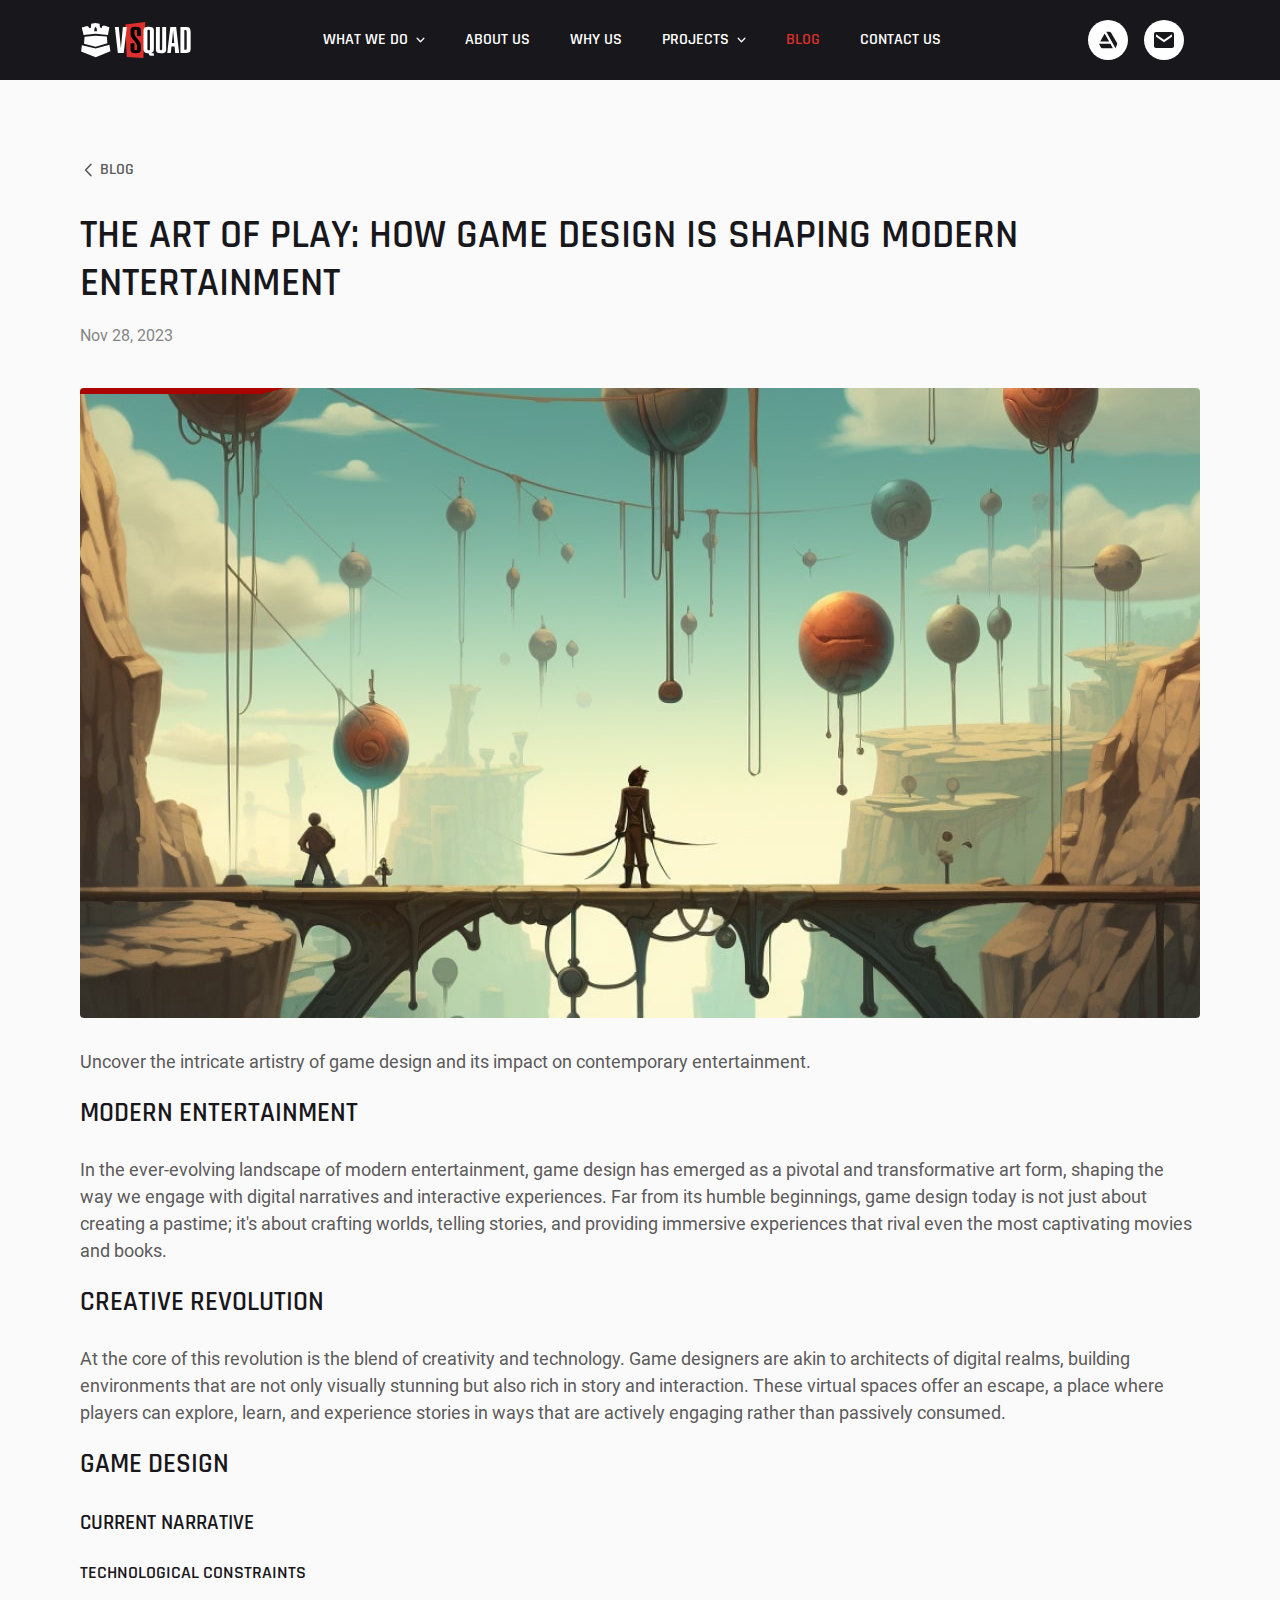
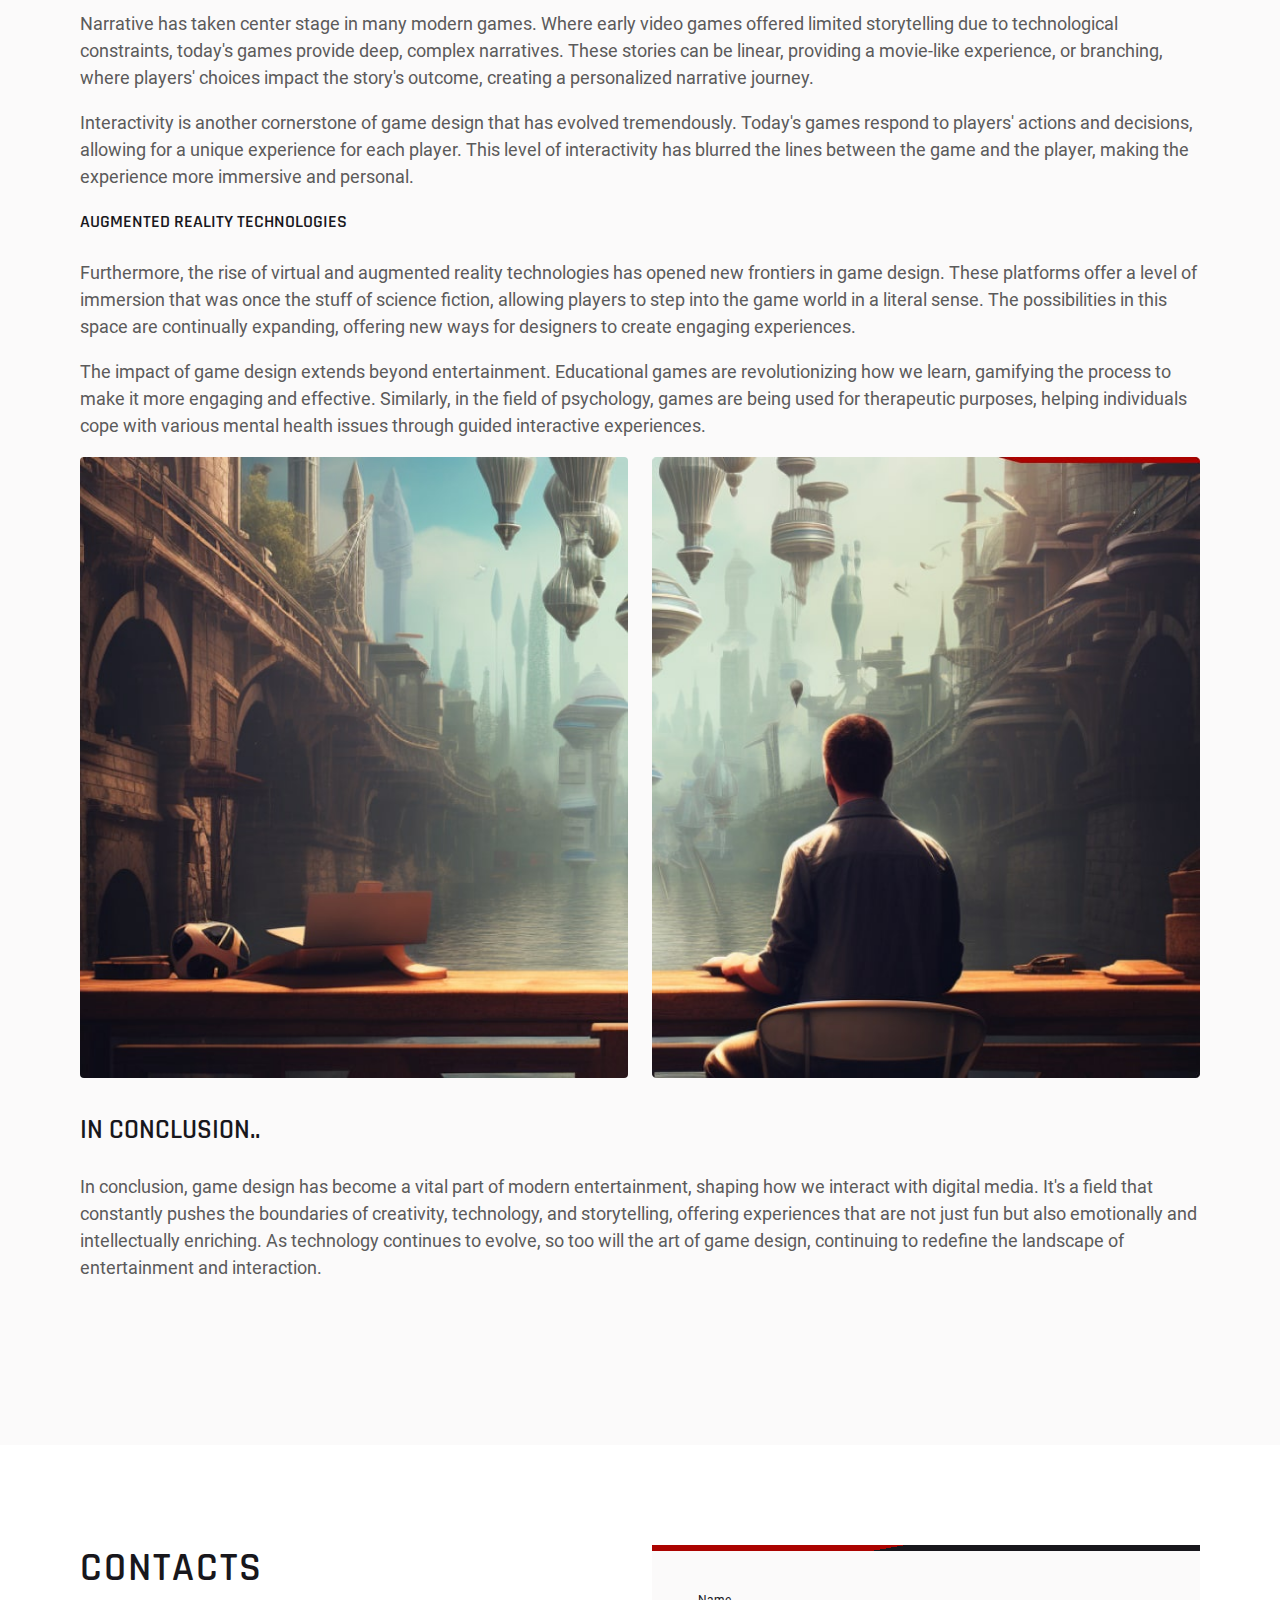
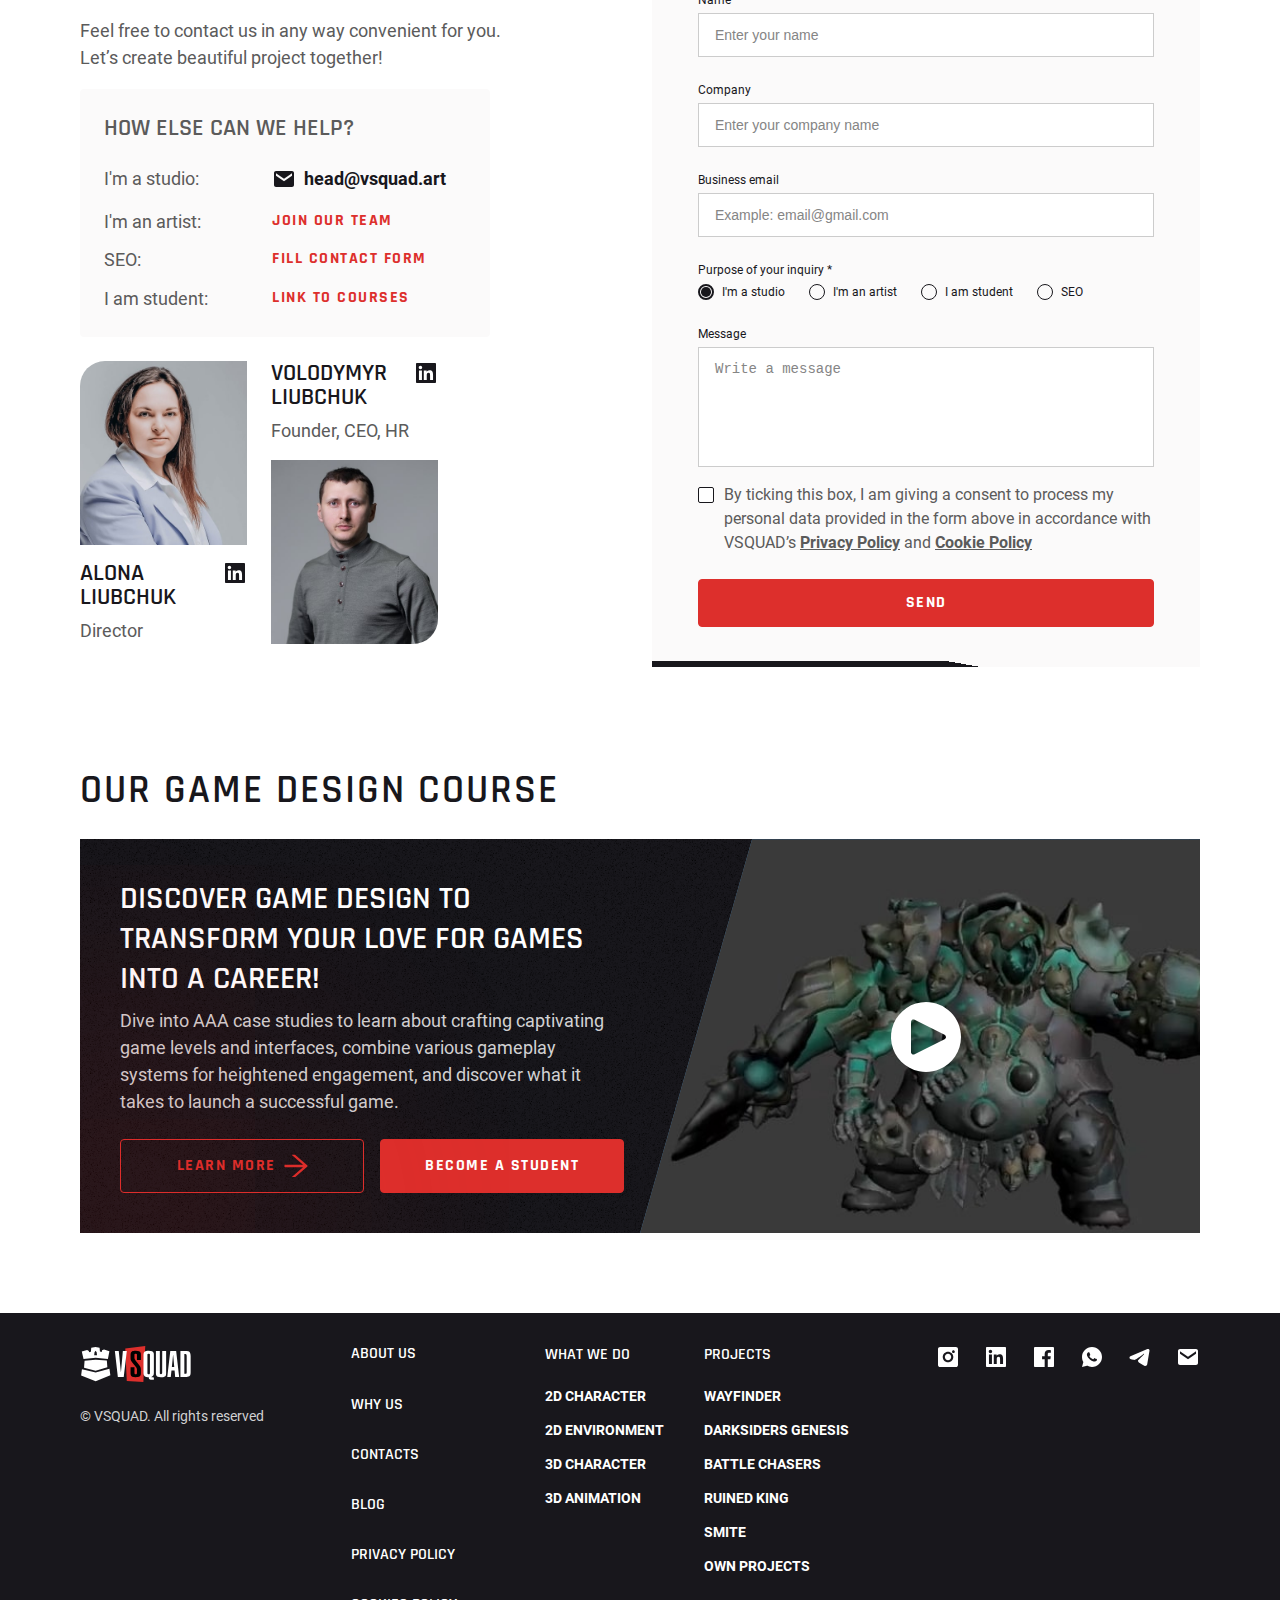
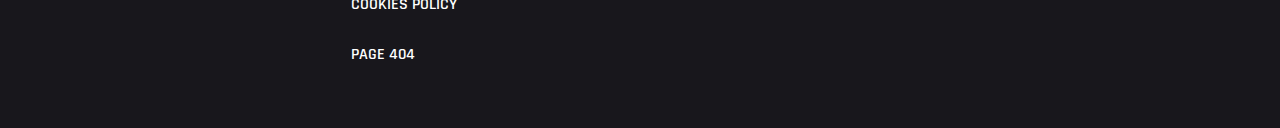
<file: article.html>
<!DOCTYPE html>
<html lang="en">
  <head>
    <meta charset="UTF-8" />
    <meta name="viewport" content="width=device-width, initial-scale=1.0" />
    <link rel="icon" type="image/png" href="./image/favicon.png" />

    <link
      rel="stylesheet"
      href="https://cdn.jsdelivr.net/npm/swiper@11/swiper-bundle.min.css"
    />
    <link rel="stylesheet" href="./css/main.min.css" />
    <title>Blog</title>
  </head>
  <body>
    <header class="header">
      <div class="header__fixed">
        <div class="container">
          <div class="header__content">
            <div class="header__logo-wrapper">
              <a class="header__logo" href="./index.html">
                <img src="./image/logo_white.svg" alt="VSQuad ART" />
              </a>
            </div>
            <button id="burgerBtn" class="header__burger" type="button">
              <span class="header__burger--line"></span>
            </button>
            <div id="menuNav" class="header__nav-wrapper">
              <nav class="header__navmenu">
                <ul class="header__navmenu-list">
                  <li class="header__navmenu-item dropdown">
                    <a href="#what-we-do" class="dropdown__link link ddBtn">
                      What we do
                    </a>
                    <ul class="dropdown__list dropdown__list--nav ddList">
                      <li class="dropdown__item">
                        <a
                          href="./what-we-do/3d-character.html"
                          class="dropdown__item-link link"
                        >
                          <span class="dropdown__item-link--title">
                            2D CHARACTER
                          </span>
                          <span class="dropdown__item-link--description">
                            Craft engaging, visually stunning characters to
                            captivate your audience.
                          </span>
                        </a>
                      </li>
                      <li class="dropdown__item">
                        <a
                          href="./what-we-do/3d-character.html"
                          class="dropdown__item-link link"
                        >
                          <span class="dropdown__item-link--title">
                            3D CHARACTER
                          </span>
                          <span class="dropdown__item-link--description">
                            Immerse players in beautifully crafted,
                            two-dimensional worlds, each with its unique
                            atmosphere.
                          </span>
                        </a>
                      </li>
                      <li class="dropdown__item">
                        <a
                          href="./what-we-do/3d-character.html"
                          class="dropdown__item-link link"
                        >
                          <span class="dropdown__item-link--title">
                            2D ENVIRONMENT
                          </span>
                          <span class="dropdown__item-link--description">
                            Bring depth and realism to your game with
                            intricately designed three-dimensional characters.
                          </span>
                        </a>
                      </li>
                      <li class="dropdown__item">
                        <a
                          href="./what-we-do/3d-character.html"
                          class="dropdown__item-link link"
                        >
                          <span class="dropdown__item-link--title">
                            3D ENVIRONMENT
                          </span>
                          <span class="dropdown__item-link--description">
                            Create expansive, lifelike three-dimensional
                            settings that offer an unparalleled gaming
                            experience.
                          </span>
                        </a>
                      </li>
                      <li class="dropdown__item">
                        <a
                          href="./what-we-do/3d-character.html"
                          class="dropdown__item-link link"
                        >
                          <span class="dropdown__item-link--title">
                            3D ANIMATION
                          </span>
                          <span class="dropdown__item-link--description">
                            Infuse dynamic, fluid movements into your characters
                            and environments, making your game world truly come
                            to life.
                          </span>
                        </a>
                      </li>
                    </ul>
                  </li>
                  <li class="header__navmenu-item">
                    <a href="./index.html/#about" class="link">About us</a>
                  </li>
                  <li class="header__navmenu-item">
                    <a href="./index.html/#why-su" class="link">Why us</a>
                  </li>
                  <li class="header__navmenu-item dropdown">
                    <a href="#prijects" class="dropdown__link link ddBtn">
                      Projects
                    </a>
                    <ul class="dropdown__list dropdown__list--nav ddList">
                      <li class="dropdown__item">
                        <a
                          href="./projects/wayfinder.html"
                          class="dropdown__item-link link"
                        >
                          <span class="dropdown__item-link--title">
                            WAYFINDER
                          </span>
                          <span class="dropdown__item-link--description">
                            We working on this project as 3D artists creating
                            characters.
                          </span>
                        </a>
                      </li>
                      <li class="dropdown__item">
                        <a
                          href="./projects/wayfinder.html"
                          class="dropdown__item-link link"
                        >
                          <span class="dropdown__item-link--title">
                            Darksiders Genesis
                          </span>
                          <span class="dropdown__item-link--description">
                            We worked on this project as 3D designers creating
                            characters.
                          </span>
                        </a>
                      </li>
                      <li class="dropdown__item">
                        <a
                          href="./projects/wayfinder.html"
                          class="dropdown__item-link link"
                        >
                          <span class="dropdown__item-link--title">
                            Battle Chasers
                          </span>
                          <span class="dropdown__item-link--description">
                            We worked on this project as 3D designers creating
                            characters, monsters and environment.
                          </span>
                        </a>
                      </li>
                      <li class="dropdown__item">
                        <a
                          href="./projects/wayfinder.html"
                          class="dropdown__item-link link"
                        >
                          <span class="dropdown__item-link--title">
                            Ruined King
                          </span>
                          <span class="dropdown__item-link--description">
                            We worked on this project as 3D designers creating
                            characters, monsters and weapon.
                          </span>
                        </a>
                      </li>
                      <li class="dropdown__item">
                        <a
                          href="./projects/wayfinder.html"
                          class="dropdown__item-link link"
                        >
                          <span class="dropdown__item-link--title">
                            SMITE
                          </span>
                          <span class="dropdown__item-link--description">
                            We worked on this project as 3D designers creating
                            characters.
                          </span>
                        </a>
                      </li>
                    </ul>
                  </li>
                  <li class="header__navmenu-item">
                    <a href="./blog.html" class="link active-page">Blog</a>
                  </li>
                  <li class="header__navmenu-item">
                    <a href="./contacts.html" class="link">Contact us</a>
                  </li>
                </ul>
              </nav>
              <div class="header__social-icon">
                <a href="#artstation" class="social-circle" target="_blank">
                  <svg class="social-circle__icons" width="24px" height="24px">
                    <use href="./image/sprite.svg#icon-artstation"></use>
                  </svg>
                </a>
                <a href="mailto:user@email.com" class="social-circle">
                  <svg class="social-circle__icons" width="24px" height="24px">
                    <use href="./image/sprite.svg#icon-email"></use>
                  </svg>
                </a>
              </div>
            </div>
          </div>
        </div>
      </div>
    </header>
    <main>
      <section class="article text-content">
        <div class="container">
          <div class="article__go-home go-home">
            <a class="go-home__link go-home__link--dark" href="./blog.html">
              <svg class="go-home__icon" width="16px" height="16px">
                <use href="./image/sprite.svg#icon-arrow"></use>
              </svg>
              Blog
            </a>
          </div>
          <article>
            <h1 class="text-content__heading title-h2">
              The Art of Play: How Game Design Is Shaping Modern Entertainment
            </h1>
            <p class="text-content__publish">Nov 28, 2023</p>

            <div class="text-content__image">
              <img
                src="./image/blog/article-1-min.jpg"
                alt="The Art of Play: How Game Design Is Shaping Modern Entertainment"
              />
            </div>

            <div class="text-content__content">
              <p>
                Uncover the intricate artistry of game design and its impact on
                contemporary entertainment.
              </p>

              <h2>modern entertainment</h2>
              <p>
                In the ever-evolving landscape of modern entertainment, game
                design has emerged as a pivotal and transformative art form,
                shaping the way we engage with digital narratives and
                interactive experiences. Far from its humble beginnings, game
                design today is not just about creating a pastime; it's about
                crafting worlds, telling stories, and providing immersive
                experiences that rival even the most captivating movies and
                books.
              </p>
              <h2>Creative revolution</h2>
              <p>
                At the core of this revolution is the blend of creativity and
                technology. Game designers are akin to architects of digital
                realms, building environments that are not only visually
                stunning but also rich in story and interaction. These virtual
                spaces offer an escape, a place where players can explore,
                learn, and experience stories in ways that are actively engaging
                rather than passively consumed.
              </p>
              <h2>game design</h2>
              <h3>Current Narrative</h3>
              <h4>technological constraints</h4>
              <p>
                Narrative has taken center stage in many modern games. Where
                early video games offered limited storytelling due to
                technological constraints, today's games provide deep, complex
                narratives. These stories can be linear, providing a movie-like
                experience, or branching, where players' choices impact the
                story's outcome, creating a personalized narrative journey.
              </p>
              <p>
                Interactivity is another cornerstone of game design that has
                evolved tremendously. Today's games respond to players' actions
                and decisions, allowing for a unique experience for each player.
                This level of interactivity has blurred the lines between the
                game and the player, making the experience more immersive and
                personal.
              </p>
              <h4>augmented reality technologies</h4>
              <p>
                Furthermore, the rise of virtual and augmented reality
                technologies has opened new frontiers in game design. These
                platforms offer a level of immersion that was once the stuff of
                science fiction, allowing players to step into the game world in
                a literal sense. The possibilities in this space are continually
                expanding, offering new ways for designers to create engaging
                experiences.
              </p>
              <p>
                The impact of game design extends beyond entertainment.
                Educational games are revolutionizing how we learn, gamifying
                the process to make it more engaging and effective. Similarly,
                in the field of psychology, games are being used for therapeutic
                purposes, helping individuals cope with various mental health
                issues through guided interactive experiences.
              </p>
              <div class="text-content__content-gallery">
                <img src="./image/blog/article-2-min.jpg" alt="game design" />
                <img src="./image/blog/article-3-min.jpg" alt="game design" />
              </div>
              <h2>In conclusion..</h2>
              <p>
                In conclusion, game design has become a vital part of modern
                entertainment, shaping how we interact with digital media. It's
                a field that constantly pushes the boundaries of creativity,
                technology, and storytelling, offering experiences that are not
                just fun but also emotionally and intellectually enriching. As
                technology continues to evolve, so too will the art of game
                design, continuing to redefine the landscape of entertainment
                and interaction.
              </p>
            </div>
          </article>
        </div>
      </section>

      <section id="contacts" class="contacts section">
        <div class="container">
          <div class="contacts__wrapper">
            <div class="contacts__content">
              <h2 class="section__heading section__heading--dark title-h2">
                Contacts
              </h2>
              <p>
                Feel free to contact us in any way convenient for you. Let’s
                create beautiful project together!
              </p>
              <div class="contacts__links-wrapper">
                <h3 class="contacts__links-heading title-h5">
                  How else can we help?
                </h3>
                <p class="contacts__links-text">
                  I'm a studio:
                  <a
                    class="contacts__links contacts__links--email social-black"
                    href="mailto:head@vsquad.art"
                  >
                    <svg class="social-black__icons" width="24px" height="24px">
                      <use href="./image/sprite.svg#icon-email"></use>
                    </svg>
                    head@vsquad.art
                  </a>
                </p>
                <p class="contacts__links-text">
                  I'm an artist:
                  <a
                    class="contacts__links button button--transparent"
                    href="#"
                  >
                    Join our team
                  </a>
                </p>
                <p class="contacts__links-text">
                  SEO:
                  <a
                    class="contacts__links button button--transparent"
                    href="#"
                  >
                    FIll Contact form
                  </a>
                </p>
                <p class="contacts__links-text">
                  I am student:
                  <a
                    class="contacts__links button button--transparent"
                    href="#"
                  >
                    Link to courses
                  </a>
                </p>
              </div>
              <div class="contacts__photos">
                <div class="contacts__photo">
                  <img src="./image/alona.jpg" alt="Alona Liubchuk" />
                  <div class="contacts__name-wrapper">
                    <p class="contacts__name title-h5">Alona Liubchuk</p>
                    <p class="contacts__speciality">Director</p>
                    <a class="contacts__linkedin social-black" href="#">
                      <svg
                        class="social-black__icons"
                        width="24px"
                        height="24px"
                      >
                        <use href="./image/sprite.svg#icon-linkedin"></use>
                      </svg>
                    </a>
                  </div>
                </div>
                <div class="contacts__photo">
                  <div class="contacts__name-wrapper">
                    <p class="contacts__name title-h5">Volodymyr Liubchuk</p>
                    <p class="contacts__speciality">Founder, CEO, HR</p>
                    <a class="contacts__linkedin social-black" href="#">
                      <svg
                        class="social-black__icons"
                        width="24px"
                        height="24px"
                      >
                        <use href="./image/sprite.svg#icon-linkedin"></use>
                      </svg>
                    </a>
                  </div>
                  <img src="./image/volodymyr.jpg" alt="Volodymyr Liubchuk" />
                </div>
              </div>
            </div>
            <div class="contacts__form">
              <form class="form" action="" method="post">
                <div class="contacts__form-wrapper">
                  <label class="form__label">
                    Name
                    <input
                      class="form__input"
                      type="text"
                      name="name"
                      id="user-name"
                      placeholder="Enter your name"
                    />
                  </label>
                  <label class="form__label">
                    Company
                    <input
                      class="form__input"
                      type="text"
                      name="company"
                      id="user-company"
                      placeholder="Enter your company name"
                    />
                  </label>
                  <label class="form__label">
                    Business email
                    <input
                      class="form__input"
                      type="email"
                      name="email"
                      id="user-email"
                      placeholder="Example: email@gmail.com"
                    />
                  </label>

                  <div class="form__label">
                    Purpose of your inquiry *
                    <div class="form__radio-wrapper">
                      <label class="form__radio">
                        <input
                          type="radio"
                          name="options"
                          value="I'm a studio"
                          checked
                        />
                        <span class="form__radio-checkmark"></span>
                        I'm a studio
                      </label>

                      <label class="form__radio">
                        <input
                          type="radio"
                          name="options"
                          value="I'm an artist"
                        />
                        <span class="form__radio-checkmark"></span>
                        I'm an artist
                      </label>

                      <label class="form__radio">
                        <input
                          type="radio"
                          name="options"
                          value="I am student"
                        />
                        <span class="form__radio-checkmark"></span>
                        I am student
                      </label>

                      <label class="form__radio">
                        <input type="radio" name="options" value="SEO" />
                        <span class="form__radio-checkmark"></span>
                        SEO
                      </label>
                    </div>
                  </div>

                  <label class="form__label">
                    Message
                    <textarea
                      class="form__textarea"
                      name="message"
                      id="user-message"
                      placeholder="Write a message"
                    ></textarea>
                  </label>
                </div>

                <div class="contacts__form-policy form__policy">
                  <input
                    class="form__checkbox-input visually-hidden"
                    type="checkbox"
                    id="checkbox-terms"
                    name="checkbox-terms"
                  />
                  <label class="form__checkbox-label" for="checkbox-terms">
                    <span>
                      By ticking this box, I am giving a consent to process my
                      personal data provided in the form above in accordance
                      with VSQUAD’s
                      <a target="_blank" href="#">Privacy Policy</a>
                      and
                      <a href="#" target="_blank">Cookie Policy</a>
                    </span>
                  </label>
                </div>

                <button
                  class="contacts__form-btn button button--red"
                  type="submit"
                >
                  Send
                </button>
              </form>
            </div>
          </div>
        </div>
      </section>

      <section class="our-game">
        <div class="container">
          <h2
            class="our-game__heading section__heading section__heading--dark title-h2"
          >
            our game design course
          </h2>
          <div class="our-game__wrapper">
            <div class="our-game__content">
              <h3 class="our-game__content-heading title-h4">
                Discover game design to transform your love for games into a
                career!
              </h3>
              <p class="our-game__content-text">
                Dive into AAA case studies to learn about crafting captivating
                game levels and interfaces, combine various gameplay systems for
                heightened engagement, and discover what it takes to launch a
                successful game.
              </p>
              <div class="our-game__content-btns">
                <a
                  class="our-game__content-btn button button--transparent-border"
                  href="#"
                >
                  Learn more
                  <svg
                    class="button--transparent-border--icon"
                    width="24px"
                    height="24px"
                  >
                    <use href="./image/sprite.svg#icon-arrow-link"></use>
                  </svg>
                </a>
                <button
                  class="our-game__content-btn button button--red modal-btn-open"
                >
                  become a student
                </button>
              </div>
            </div>
            <div class="our-game__video">
              <div class="v-wrapper video-play">
                <div
                  class="v-cover video-play__cover"
                  style="
                    background-image: url('./image/our-game-video.jpg');
                    /* background-image: url('https://i.ytimg.com/vi/wSG28SxcH4Y/sddefault.jpg'); */
                  "
                ></div>
                <iframe
                  loading="lazy"
                  class="v-player video-play__iframe"
                  width="100%"
                  src="https://www.youtube.com/embed/wSG28SxcH4Y?controls=0&amp;showinfo=0&amp;rel=0&amp;loop=1&amp;modestbranding=1&amp;wmode=transparent"
                  frameborder="0"
                  allow="autoplay; accelerometer; encrypted-media; gyroscope; picture-in-picture"
                  allowfullscreen
                ></iframe>

                <button class="v-btn video-play__btn">
                  <svg class="video-play__icon" width="80px" height="80px">
                    <use href="./image/sprite.svg#icon-play"></use>
                  </svg>
                </button>
              </div>
            </div>
          </div>
        </div>
      </section>
    </main>
    <footer class="footer">
      <div class="container">
        <div class="footer__wrapper">
          <div class="footer__logo">
            <a class="footer__logo-image" href="#">
              <img src="./image/logo_white.svg" alt="logo" />
            </a>
            <p class="footer__copy">&copy; VSQUAD. All rights reserved</p>
          </div>
          <nav class="footer__menu">
            <ul>
              <li><a class="footer__menu-link link" href="#">About us</a></li>
              <li><a class="footer__menu-link link" href="#">WHY US</a></li>
              <li>
                <a class="footer__menu-link link" href="./contacts.html">
                  Contacts
                </a>
              </li>
              <li>
                <a class="footer__menu-link link" href="./blog.html">Blog</a>
              </li>
              <li>
                <a class="footer__menu-link link" href="./text.html">
                  Privacy Policy
                </a>
              </li>
              <li>
                <a class="footer__menu-link link" href="./text.html">
                  Cookies Policy
                </a>
              </li>
              <li>
                <a class="footer__menu-link link" href="./404.html">
                  Page 404
                </a>
              </li>
            </ul>
          </nav>
          <div class="footer__submenu">
            <nav class="footer__list">
              <p class="footer__sub-heading title-h7">What we do</p>
              <ul>
                <li>
                  <a class="footer__submenu-link" href="#">2D CHARACTER</a>
                </li>
                <li>
                  <a class="footer__submenu-link" href="#">2D ENVIRONMENT</a>
                </li>
                <li>
                  <a class="footer__submenu-link" href="#">3D CHARACTER</a>
                </li>
                <li>
                  <a class="footer__submenu-link" href="#">3D ANIMATION</a>
                </li>
              </ul>
            </nav>
            <nav class="footer__list">
              <p class="footer__sub-heading title-h7">Projects</p>
              <ul>
                <li><a class="footer__submenu-link" href="#">WAYFINDER</a></li>
                <li>
                  <a class="footer__submenu-link" href="#">
                    DARKSIDERS GENESIS
                  </a>
                </li>
                <li>
                  <a class="footer__submenu-link" href="#">BATTLE CHASERS</a>
                </li>
                <li>
                  <a class="footer__submenu-link" href="#">RUINED KING</a>
                </li>
                <li><a class="footer__submenu-link" href="#">SMITE</a></li>
                <li>
                  <a class="footer__submenu-link" href="#">OWN PROJECTS</a>
                </li>
              </ul>
            </nav>
          </div>
          <div class="footer__social">
            <a href="#" class="social" target="_blank">
              <svg class="social__icons" width="24px" height="24px">
                <use href="./image/sprite.svg#icon-instagram"></use>
              </svg>
            </a>
            <a href="#" class="social" target="_blank">
              <svg class="social__icons" width="24px" height="24px">
                <use href="./image/sprite.svg#icon-linkedin"></use>
              </svg>
            </a>
            <a href="#" class="social" target="_blank">
              <svg class="social__icons" width="24px" height="24px">
                <use href="./image/sprite.svg#icon-facebook"></use>
              </svg>
            </a>
            <a href="#" class="social" target="_blank">
              <svg class="social__icons" width="24px" height="24px">
                <use href="./image/sprite.svg#icon-whatsapp"></use>
              </svg>
            </a>
            <a href="#" class="social" target="_blank">
              <svg class="social__icons" width="24px" height="24px">
                <use href="./image/sprite.svg#icon-telegram"></use>
              </svg>
            </a>
            <a href="mailto:head@vsquad.art" class="social" target="_blank">
              <svg class="social__icons" width="24px" height="24px">
                <use href="./image/sprite.svg#icon-email"></use>
              </svg>
            </a>
          </div>
        </div>
      </div>
    </footer>

    <div class="backdrop is-hidden">
      <div class="modal container">
        <button class="modal__btn-close modal-btn-close" type="button">
          <svg class="modal__close-icon" width="16px" height="16px">
            <use href="./image/sprite.svg#icon-close-modal"></use>
          </svg>
        </button>
        <h2 class="modal__heading title-h2">CONTACT uS</h2>
        <p class="modal__description">
          Feel free to contact us. Let’s create beautiful project together!
        </p>
        <div class="modal__form">
          <form class="form" action="" method="post">
            <div class="modal__form-wrapper">
              <label class="form__label modal__input">
                Name
                <input
                  class="form__input"
                  type="text"
                  name="name"
                  id="name"
                  placeholder="Enter your name"
                />
              </label>
              <label class="form__label modal__input">
                Business email
                <input
                  class="form__input"
                  type="email"
                  name="email"
                  id="email"
                  placeholder="Example: email@gmail.com"
                />
              </label>
              <label class="form__label modal__textarea">
                Message
                <textarea
                  class="form__textarea"
                  name="message"
                  id="message"
                  placeholder="Write a message"
                ></textarea>
              </label>
            </div>

            <div class="modal__form-policy">
              <div class="form__policy">
                <input
                  class="form__checkbox-input visually-hidden"
                  type="checkbox"
                  id="check-terms"
                  name="checkbox-terms"
                />
                <label class="form__checkbox-label" for="check-terms">
                  <span>
                    By ticking this box, I am giving a consent to process my
                    personal data provided in the form above in accordance with
                    VSQUAD’s
                    <a target="_blank" href="#">Privacy Policy</a>
                    and
                    <a href="#" target="_blank">Cookie Policy</a>
                  </span>
                </label>
              </div>

              <button class="modal__form-btn button button--red" type="submit">
                Submit
              </button>
            </div>
          </form>
        </div>
      </div>
    </div>

    <script src="https://cdn.jsdelivr.net/npm/swiper@11/swiper-bundle.min.js"></script>
    <script src="./js/mobile-menu.js"></script>
    <script src="./js/modal.js"></script>
    <script src="./js/dropdown.js"></script>
    <script src="./js/accordion.js"></script>
    <script src="./js/slider-what-we-do.js"></script>
    <script src="./js/slider-blog-list.js"></script>
    <script src="./js/slider-projects.js"></script>
    <script src="./js/video-play.js"></script>
  </body>
</html>
</file>
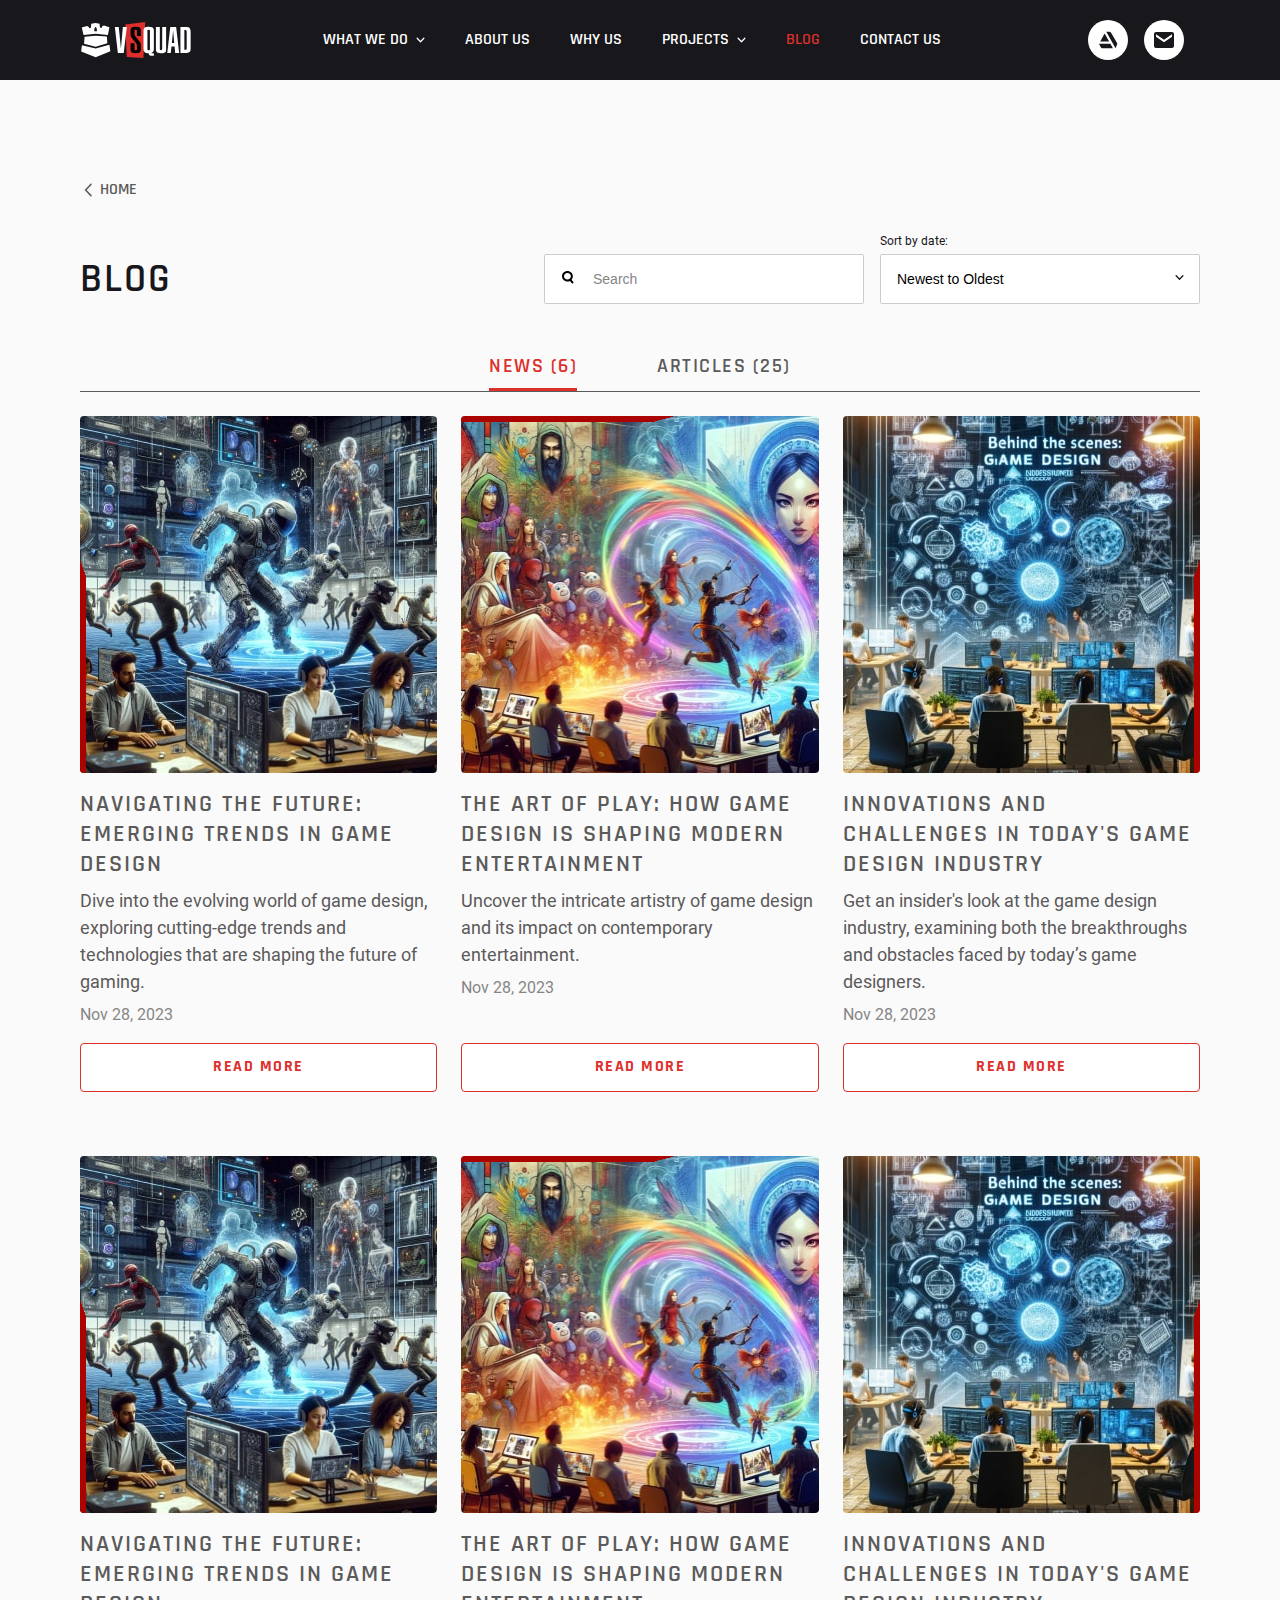
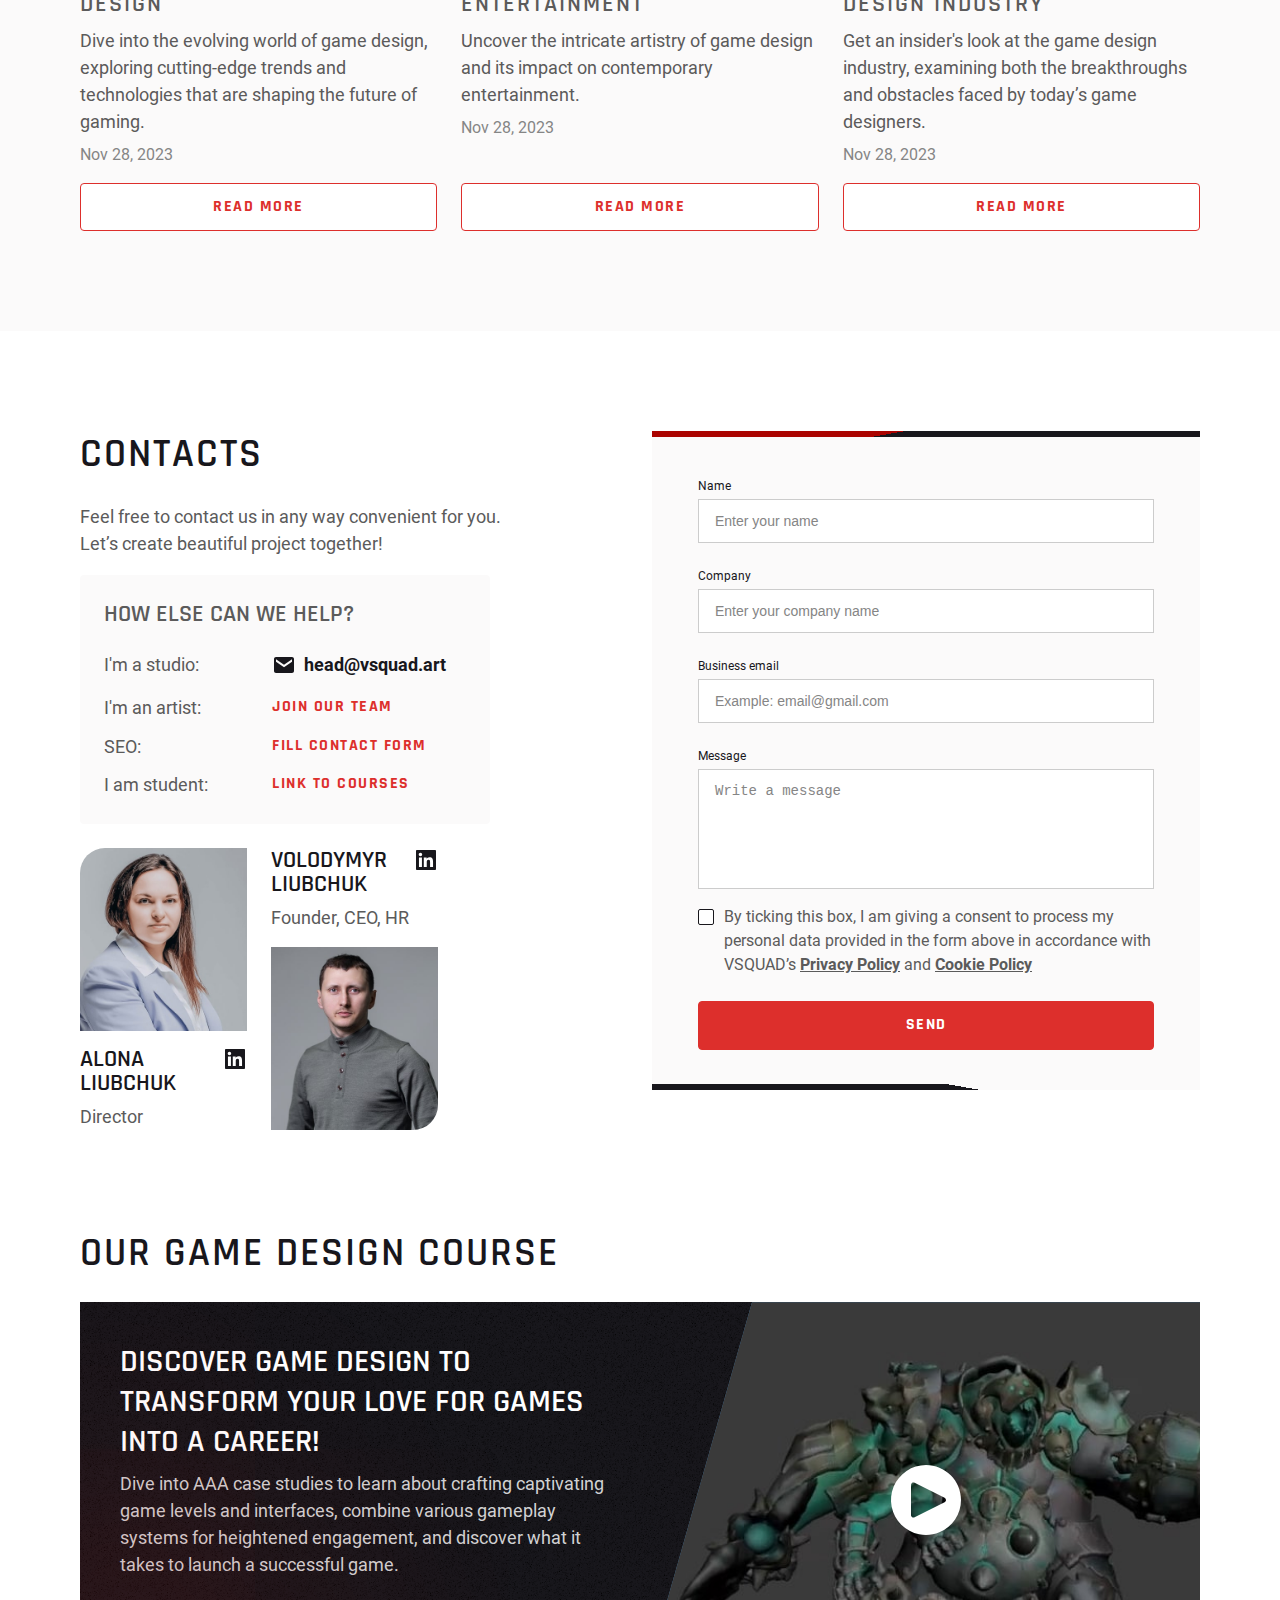
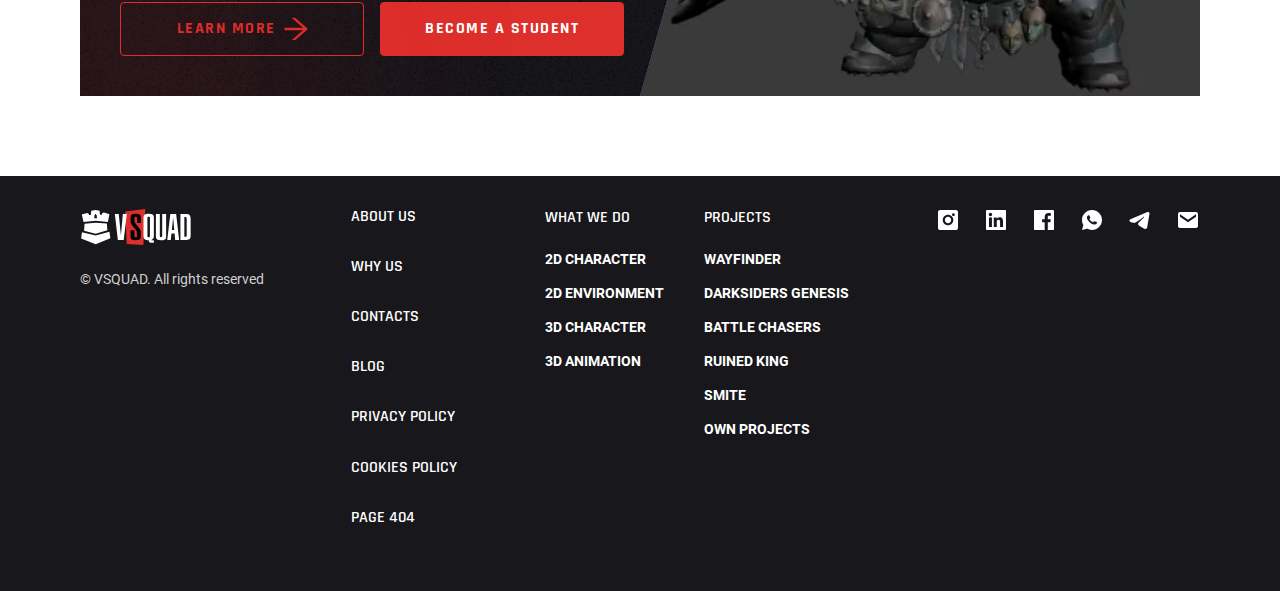
<file: blog.html>
<!DOCTYPE html>
<html lang="en">
  <head>
    <meta charset="UTF-8" />
    <meta name="viewport" content="width=device-width, initial-scale=1.0" />
    <link rel="icon" type="image/png" href="./image/favicon.png" />

    <link
      rel="stylesheet"
      href="https://cdn.jsdelivr.net/npm/swiper@11/swiper-bundle.min.css"
    />
    <link rel="stylesheet" href="./css/main.min.css" />
    <title>Blog</title>
  </head>
  <body>
    <header class="header">
      <div class="header__fixed">
        <div class="container">
          <div class="header__content">
            <div class="header__logo-wrapper">
              <a class="header__logo" href="./index.html">
                <img src="./image/logo_white.svg" alt="VSQuad ART" />
              </a>
            </div>
            <button id="burgerBtn" class="header__burger" type="button">
              <span class="header__burger--line"></span>
            </button>
            <div id="menuNav" class="header__nav-wrapper">
              <nav class="header__navmenu">
                <ul class="header__navmenu-list">
                  <li class="header__navmenu-item dropdown">
                    <a href="#what-we-do" class="dropdown__link link ddBtn">
                      What we do
                    </a>
                    <ul class="dropdown__list dropdown__list--nav ddList">
                      <li class="dropdown__item">
                        <a
                          href="./what-we-do/3d-character.html"
                          class="dropdown__item-link link"
                        >
                          <span class="dropdown__item-link--title">
                            2D CHARACTER
                          </span>
                          <span class="dropdown__item-link--description">
                            Craft engaging, visually stunning characters to
                            captivate your audience.
                          </span>
                        </a>
                      </li>
                      <li class="dropdown__item">
                        <a
                          href="./what-we-do/3d-character.html"
                          class="dropdown__item-link link"
                        >
                          <span class="dropdown__item-link--title">
                            3D CHARACTER
                          </span>
                          <span class="dropdown__item-link--description">
                            Immerse players in beautifully crafted,
                            two-dimensional worlds, each with its unique
                            atmosphere.
                          </span>
                        </a>
                      </li>
                      <li class="dropdown__item">
                        <a
                          href="./what-we-do/3d-character.html"
                          class="dropdown__item-link link"
                        >
                          <span class="dropdown__item-link--title">
                            2D ENVIRONMENT
                          </span>
                          <span class="dropdown__item-link--description">
                            Bring depth and realism to your game with
                            intricately designed three-dimensional characters.
                          </span>
                        </a>
                      </li>
                      <li class="dropdown__item">
                        <a
                          href="./what-we-do/3d-character.html"
                          class="dropdown__item-link link"
                        >
                          <span class="dropdown__item-link--title">
                            3D ENVIRONMENT
                          </span>
                          <span class="dropdown__item-link--description">
                            Create expansive, lifelike three-dimensional
                            settings that offer an unparalleled gaming
                            experience.
                          </span>
                        </a>
                      </li>
                      <li class="dropdown__item">
                        <a
                          href="./what-we-do/3d-character.html"
                          class="dropdown__item-link link"
                        >
                          <span class="dropdown__item-link--title">
                            3D ANIMATION
                          </span>
                          <span class="dropdown__item-link--description">
                            Infuse dynamic, fluid movements into your characters
                            and environments, making your game world truly come
                            to life.
                          </span>
                        </a>
                      </li>
                    </ul>
                  </li>
                  <li class="header__navmenu-item">
                    <a href="./index.html/#about" class="link">About us</a>
                  </li>
                  <li class="header__navmenu-item">
                    <a href="./index.html/#why-su" class="link">Why us</a>
                  </li>
                  <li class="header__navmenu-item dropdown">
                    <a href="#prijects" class="dropdown__link link ddBtn">
                      Projects
                    </a>
                    <ul class="dropdown__list dropdown__list--nav ddList">
                      <li class="dropdown__item">
                        <a
                          href="./projects/wayfinder.html"
                          class="dropdown__item-link link"
                        >
                          <span class="dropdown__item-link--title">
                            WAYFINDER
                          </span>
                          <span class="dropdown__item-link--description">
                            We working on this project as 3D artists creating
                            characters.
                          </span>
                        </a>
                      </li>
                      <li class="dropdown__item">
                        <a
                          href="./projects/wayfinder.html"
                          class="dropdown__item-link link"
                        >
                          <span class="dropdown__item-link--title">
                            Darksiders Genesis
                          </span>
                          <span class="dropdown__item-link--description">
                            We worked on this project as 3D designers creating
                            characters.
                          </span>
                        </a>
                      </li>
                      <li class="dropdown__item">
                        <a
                          href="./projects/wayfinder.html"
                          class="dropdown__item-link link"
                        >
                          <span class="dropdown__item-link--title">
                            Battle Chasers
                          </span>
                          <span class="dropdown__item-link--description">
                            We worked on this project as 3D designers creating
                            characters, monsters and environment.
                          </span>
                        </a>
                      </li>
                      <li class="dropdown__item">
                        <a
                          href="./projects/wayfinder.html"
                          class="dropdown__item-link link"
                        >
                          <span class="dropdown__item-link--title">
                            Ruined King
                          </span>
                          <span class="dropdown__item-link--description">
                            We worked on this project as 3D designers creating
                            characters, monsters and weapon.
                          </span>
                        </a>
                      </li>
                      <li class="dropdown__item">
                        <a
                          href="./projects/wayfinder.html"
                          class="dropdown__item-link link"
                        >
                          <span class="dropdown__item-link--title">
                            SMITE
                          </span>
                          <span class="dropdown__item-link--description">
                            We worked on this project as 3D designers creating
                            characters.
                          </span>
                        </a>
                      </li>
                    </ul>
                  </li>
                  <li class="header__navmenu-item">
                    <a href="./blog.html" class="link active-page">Blog</a>
                  </li>
                  <li class="header__navmenu-item">
                    <a href="./contacts.html" class="link">Contact us</a>
                  </li>
                </ul>
              </nav>
              <div class="header__social-icon">
                <a href="#artstation" class="social-circle" target="_blank">
                  <svg class="social-circle__icons" width="24px" height="24px">
                    <use href="./image/sprite.svg#icon-artstation"></use>
                  </svg>
                </a>
                <a href="mailto:user@email.com" class="social-circle">
                  <svg class="social-circle__icons" width="24px" height="24px">
                    <use href="./image/sprite.svg#icon-email"></use>
                  </svg>
                </a>
              </div>
            </div>
          </div>
        </div>
      </div>
    </header>
    <main>
      <section class="blog section">
        <div class="container">
          <div class="go-home blog__go-home">
            <a class="go-home__link go-home__link--dark" href="./index.html">
              <svg class="go-home__icon" width="16px" height="16px">
                <use href="./image/sprite.svg#icon-arrow"></use>
              </svg>
              Home
            </a>
          </div>

          <div class="blog__heading-wrapper">
            <h2
              class="blog__heading section__heading section__heading--dark title-h2"
            >
              Blog
            </h2>
            <div class="blog__sorting-wrapper">
              <form role="search" method="get" class="blog__search" action="">
                <label class="visually-hidden" for="search-field">
                  Search
                </label>
                <input
                  type="search"
                  class="blog__search-input"
                  id="search-field"
                  placeholder="Search"
                  value=""
                  name="search"
                />
                <button type="submit" class="blog__search-btn">
                  <svg class="go-home__icon" width="24px" height="24px">
                    <use href="./image/sprite.svg#icon-search"></use>
                  </svg>
                </button>
              </form>

              <div class="blog__sorted">
                <span class="blog__sorted-title">Sort by date:</span>
                <div class="blog__select-wrapper">
                  <select
                    class="blog__sorted-select"
                    name="sorted-by-date"
                    id="sorted-by-date"
                  >
                    <option value="new-to-old">Newest to Oldest</option>
                    <option value="old-to-ner">Oldest to Newest</option>
                  </select>
                </div>
              </div>
            </div>
          </div>

          <div class="tabs">
            <a href="#" class="tabs__button title-h6 active"> News (6) </a>
            <a href="#" class="tabs__button title-h6"> Articles (25) </a>
          </div>

          <ul class="blog__list">
            <li class="blog__item">
              <article class="blog-card">
                <div class="blog-card__wrapper">
                  <div class="blog-card__image blog-card__image--first">
                    <img
                      src="./image/blog/blog-1-min.jpg"
                      alt="Navigating the Future: Emerging Trends in Game Design"
                    />
                  </div>
                  <h3 class="blog-card__heading title-h5">
                    Navigating the Future: Emerging Trends in Game Design
                  </h3>
                  <p class="blog-card__description">
                    Dive into the evolving world of game design, exploring
                    cutting-edge trends and technologies that are shaping the
                    future of gaming.
                  </p>
                  <p class="blog-card__publish">Nov 28, 2023</p>
                </div>
                <a class="button button--light" href="./article.html">
                  Read more
                </a>
              </article>
            </li>
            <li class="blog__item">
              <article class="blog-card">
                <div class="blog-card__wrapper">
                  <div class="blog-card__image">
                    <img
                      src="./image/blog/blog-2-min.jpg"
                      alt="The Art of Play: How Game Design Is Shaping Modern Entertainment"
                    />
                  </div>
                  <h3 class="blog-card__heading title-h5">
                    The Art of Play: How Game Design Is Shaping Modern
                    Entertainment
                  </h3>
                  <p class="blog-card__description">
                    Uncover the intricate artistry of game design and its impact
                    on contemporary entertainment.
                  </p>
                  <p class="blog-card__publish">Nov 28, 2023</p>
                </div>
                <a class="button button--light" href="./article.html">
                  Read more
                </a>
              </article>
            </li>
            <li class="blog__item">
              <article class="blog-card">
                <div class="blog-card__wrapper">
                  <div class="blog-card__image blog-card__image--last">
                    <img
                      src="./image/blog/blog-3-min.jpg"
                      alt="Innovations and Challenges in Today's Game Design Industry"
                    />
                  </div>
                  <h3 class="blog-card__heading title-h5">
                    Innovations and Challenges in Today's Game Design Industry
                  </h3>
                  <p class="blog-card__description">
                    Get an insider's look at the game design industry, examining
                    both the breakthroughs and obstacles faced by today’s game
                    designers.
                  </p>
                  <p class="blog-card__publish">Nov 28, 2023</p>
                </div>
                <a class="button button--light" href="./article.html">
                  Read more
                </a>
              </article>
            </li>
            <li class="blog__item">
              <article class="blog-card">
                <div class="blog-card__wrapper">
                  <div class="blog-card__image blog-card__image--first">
                    <img
                      src="./image/blog/blog-1-min.jpg"
                      alt="Navigating the Future: Emerging Trends in Game Design"
                    />
                  </div>
                  <h3 class="blog-card__heading title-h5">
                    Navigating the Future: Emerging Trends in Game Design
                  </h3>
                  <p class="blog-card__description">
                    Dive into the evolving world of game design, exploring
                    cutting-edge trends and technologies that are shaping the
                    future of gaming.
                  </p>
                  <p class="blog-card__publish">Nov 28, 2023</p>
                </div>
                <a class="button button--light" href="./article.html">
                  Read more
                </a>
              </article>
            </li>
            <li class="blog__item">
              <article class="blog-card">
                <div class="blog-card__wrapper">
                  <div class="blog-card__image">
                    <img
                      src="./image/blog/blog-2-min.jpg"
                      alt="The Art of Play: How Game Design Is Shaping Modern Entertainment"
                    />
                  </div>
                  <h3 class="blog-card__heading title-h5">
                    The Art of Play: How Game Design Is Shaping Modern
                    Entertainment
                  </h3>
                  <p class="blog-card__description">
                    Uncover the intricate artistry of game design and its impact
                    on contemporary entertainment.
                  </p>
                  <p class="blog-card__publish">Nov 28, 2023</p>
                </div>
                <a class="button button--light" href="./article.html">
                  Read more
                </a>
              </article>
            </li>
            <li class="blog__item">
              <article class="blog-card">
                <div class="blog-card__wrapper">
                  <div class="blog-card__image blog-card__image--last">
                    <img
                      src="./image/blog/blog-3-min.jpg"
                      alt="Innovations and Challenges in Today's Game Design Industry"
                    />
                  </div>
                  <h3 class="blog-card__heading title-h5">
                    Innovations and Challenges in Today's Game Design Industry
                  </h3>
                  <p class="blog-card__description">
                    Get an insider's look at the game design industry, examining
                    both the breakthroughs and obstacles faced by today’s game
                    designers.
                  </p>
                  <p class="blog-card__publish">Nov 28, 2023</p>
                </div>
                <a class="button button--light" href="./article.html">
                  Read more
                </a>
              </article>
            </li>
          </ul>
        </div>
      </section>

      <section id="contacts" class="contacts section">
        <div class="container">
          <div class="contacts__wrapper">
            <div class="contacts__content">
              <h2 class="section__heading section__heading--dark title-h2">
                Contacts
              </h2>
              <p>
                Feel free to contact us in any way convenient for you. Let’s
                create beautiful project together!
              </p>
              <div class="contacts__links-wrapper">
                <h3 class="contacts__links-heading title-h5">
                  How else can we help?
                </h3>
                <p class="contacts__links-text">
                  I'm a studio:
                  <a
                    class="contacts__links contacts__links--email social-black"
                    href="mailto:head@vsquad.art"
                  >
                    <svg class="social-black__icons" width="24px" height="24px">
                      <use href="./image/sprite.svg#icon-email"></use>
                    </svg>
                    head@vsquad.art
                  </a>
                </p>
                <p class="contacts__links-text">
                  I'm an artist:
                  <a
                    class="contacts__links button button--transparent"
                    href="#"
                  >
                    Join our team
                  </a>
                </p>
                <p class="contacts__links-text">
                  SEO:
                  <a
                    class="contacts__links button button--transparent"
                    href="#"
                  >
                    FIll Contact form
                  </a>
                </p>
                <p class="contacts__links-text">
                  I am student:
                  <a
                    class="contacts__links button button--transparent"
                    href="#"
                  >
                    Link to courses
                  </a>
                </p>
              </div>
              <div class="contacts__photos">
                <div class="contacts__photo">
                  <img src="./image/alona.jpg" alt="Alona Liubchuk" />
                  <div class="contacts__name-wrapper">
                    <p class="contacts__name title-h5">Alona Liubchuk</p>
                    <p class="contacts__speciality">Director</p>
                    <a class="contacts__linkedin social-black" href="#">
                      <svg
                        class="social-black__icons"
                        width="24px"
                        height="24px"
                      >
                        <use href="./image/sprite.svg#icon-linkedin"></use>
                      </svg>
                    </a>
                  </div>
                </div>
                <div class="contacts__photo">
                  <div class="contacts__name-wrapper">
                    <p class="contacts__name title-h5">Volodymyr Liubchuk</p>
                    <p class="contacts__speciality">Founder, CEO, HR</p>
                    <a class="contacts__linkedin social-black" href="#">
                      <svg
                        class="social-black__icons"
                        width="24px"
                        height="24px"
                      >
                        <use href="./image/sprite.svg#icon-linkedin"></use>
                      </svg>
                    </a>
                  </div>
                  <img src="./image/volodymyr.jpg" alt="Volodymyr Liubchuk" />
                </div>
              </div>
            </div>
            <div class="contacts__form">
              <form class="form" action="" method="post">
                <div class="contacts__form-wrapper">
                  <label class="form__label">
                    Name
                    <input
                      class="form__input"
                      type="text"
                      name="name"
                      id="user-name"
                      placeholder="Enter your name"
                    />
                  </label>
                  <label class="form__label">
                    Company
                    <input
                      class="form__input"
                      type="text"
                      name="company"
                      id="user-company"
                      placeholder="Enter your company name"
                    />
                  </label>
                  <label class="form__label">
                    Business email
                    <input
                      class="form__input"
                      type="email"
                      name="email"
                      id="user-email"
                      placeholder="Example: email@gmail.com"
                    />
                  </label>
                  <label class="form__label">
                    Message
                    <textarea
                      class="form__textarea"
                      name="message"
                      id="user-message"
                      placeholder="Write a message"
                    ></textarea>
                  </label>
                </div>

                <div class="contacts__form-policy form__policy">
                  <input
                    class="form__checkbox-input visually-hidden"
                    type="checkbox"
                    id="checkbox-terms"
                    name="checkbox-terms"
                  />
                  <label class="form__checkbox-label" for="checkbox-terms">
                    <span>
                      By ticking this box, I am giving a consent to process my
                      personal data provided in the form above in accordance
                      with VSQUAD’s
                      <a target="_blank" href="#">Privacy Policy</a>
                      and
                      <a href="#" target="_blank">Cookie Policy</a>
                    </span>
                  </label>
                </div>

                <button
                  class="contacts__form-btn button button--red"
                  type="submit"
                >
                  Send
                </button>
              </form>
            </div>
          </div>
        </div>
      </section>

      <section class="our-game">
        <div class="container">
          <h2
            class="our-game__heading section__heading section__heading--dark title-h2"
          >
            our game design course
          </h2>
          <div class="our-game__wrapper">
            <div class="our-game__content">
              <h3 class="our-game__content-heading title-h4">
                Discover game design to transform your love for games into a
                career!
              </h3>
              <p class="our-game__content-text">
                Dive into AAA case studies to learn about crafting captivating
                game levels and interfaces, combine various gameplay systems for
                heightened engagement, and discover what it takes to launch a
                successful game.
              </p>
              <div class="our-game__content-btns">
                <a
                  class="our-game__content-btn button button--transparent-border"
                  href="#"
                >
                  Learn more
                  <svg
                    class="button--transparent-border--icon"
                    width="24px"
                    height="24px"
                  >
                    <use href="./image/sprite.svg#icon-arrow-link"></use>
                  </svg>
                </a>
                <button
                  class="our-game__content-btn button button--red modal-btn-open"
                >
                  become a student
                </button>
              </div>
            </div>
            <div class="our-game__video">
              <div class="v-wrapper video-play">
                <div
                  class="v-cover video-play__cover"
                  style="
                    background-image: url('./image/our-game-video.jpg');
                    /* background-image: url('https://i.ytimg.com/vi/wSG28SxcH4Y/sddefault.jpg'); */
                  "
                ></div>
                <iframe
                  loading="lazy"
                  class="v-player video-play__iframe"
                  width="100%"
                  src="https://www.youtube.com/embed/wSG28SxcH4Y?controls=0&amp;showinfo=0&amp;rel=0&amp;loop=1&amp;modestbranding=1&amp;wmode=transparent"
                  frameborder="0"
                  allow="autoplay; accelerometer; encrypted-media; gyroscope; picture-in-picture"
                  allowfullscreen
                ></iframe>

                <button class="v-btn video-play__btn">
                  <svg class="video-play__icon" width="80px" height="80px">
                    <use href="./image/sprite.svg#icon-play"></use>
                  </svg>
                </button>
              </div>
            </div>
          </div>
        </div>
      </section>
    </main>
    <footer class="footer">
      <div class="container">
        <div class="footer__wrapper">
          <div class="footer__logo">
            <a class="footer__logo-image" href="#">
              <img src="./image/logo_white.svg" alt="logo" />
            </a>
            <p class="footer__copy">&copy; VSQUAD. All rights reserved</p>
          </div>
          <nav class="footer__menu">
            <ul>
              <li><a class="footer__menu-link link" href="#">About us</a></li>
              <li><a class="footer__menu-link link" href="#">WHY US</a></li>
              <li>
                <a class="footer__menu-link link" href="./contacts.html">
                  Contacts
                </a>
              </li>
              <li>
                <a class="footer__menu-link link" href="./blog.html">Blog</a>
              </li>
              <li>
                <a class="footer__menu-link link" href="./text.html">
                  Privacy Policy
                </a>
              </li>
              <li>
                <a class="footer__menu-link link" href="./text.html">
                  Cookies Policy
                </a>
              </li>
              <li>
                <a class="footer__menu-link link" href="./404.html">
                  Page 404
                </a>
              </li>
            </ul>
          </nav>
          <div class="footer__submenu">
            <nav class="footer__list">
              <p class="footer__sub-heading title-h7">What we do</p>
              <ul>
                <li>
                  <a class="footer__submenu-link" href="#">2D CHARACTER</a>
                </li>
                <li>
                  <a class="footer__submenu-link" href="#">2D ENVIRONMENT</a>
                </li>
                <li>
                  <a class="footer__submenu-link" href="#">3D CHARACTER</a>
                </li>
                <li>
                  <a class="footer__submenu-link" href="#">3D ANIMATION</a>
                </li>
              </ul>
            </nav>
            <nav class="footer__list">
              <p class="footer__sub-heading title-h7">Projects</p>
              <ul>
                <li><a class="footer__submenu-link" href="#">WAYFINDER</a></li>
                <li>
                  <a class="footer__submenu-link" href="#">
                    DARKSIDERS GENESIS
                  </a>
                </li>
                <li>
                  <a class="footer__submenu-link" href="#">BATTLE CHASERS</a>
                </li>
                <li>
                  <a class="footer__submenu-link" href="#">RUINED KING</a>
                </li>
                <li><a class="footer__submenu-link" href="#">SMITE</a></li>
                <li>
                  <a class="footer__submenu-link" href="#">OWN PROJECTS</a>
                </li>
              </ul>
            </nav>
          </div>
          <div class="footer__social">
            <a href="#" class="social" target="_blank">
              <svg class="social__icons" width="24px" height="24px">
                <use href="./image/sprite.svg#icon-instagram"></use>
              </svg>
            </a>
            <a href="#" class="social" target="_blank">
              <svg class="social__icons" width="24px" height="24px">
                <use href="./image/sprite.svg#icon-linkedin"></use>
              </svg>
            </a>
            <a href="#" class="social" target="_blank">
              <svg class="social__icons" width="24px" height="24px">
                <use href="./image/sprite.svg#icon-facebook"></use>
              </svg>
            </a>
            <a href="#" class="social" target="_blank">
              <svg class="social__icons" width="24px" height="24px">
                <use href="./image/sprite.svg#icon-whatsapp"></use>
              </svg>
            </a>
            <a href="#" class="social" target="_blank">
              <svg class="social__icons" width="24px" height="24px">
                <use href="./image/sprite.svg#icon-telegram"></use>
              </svg>
            </a>
            <a href="mailto:head@vsquad.art" class="social" target="_blank">
              <svg class="social__icons" width="24px" height="24px">
                <use href="./image/sprite.svg#icon-email"></use>
              </svg>
            </a>
          </div>
        </div>
      </div>
    </footer>

    <div class="backdrop is-hidden">
      <div class="modal container">
        <button class="modal__btn-close modal-btn-close" type="button">
          <svg class="modal__close-icon" width="16px" height="16px">
            <use href="./image/sprite.svg#icon-close-modal"></use>
          </svg>
        </button>
        <h2 class="modal__heading title-h2">CONTACT uS</h2>
        <p class="modal__description">
          Feel free to contact us. Let’s create beautiful project together!
        </p>
        <div class="modal__form">
          <form class="form" action="" method="post">
            <div class="modal__form-wrapper">
              <label class="form__label modal__input">
                Name
                <input
                  class="form__input"
                  type="text"
                  name="name"
                  id="name"
                  placeholder="Enter your name"
                />
              </label>
              <label class="form__label modal__input">
                Business email
                <input
                  class="form__input"
                  type="email"
                  name="email"
                  id="email"
                  placeholder="Example: email@gmail.com"
                />
              </label>
              <label class="form__label modal__textarea">
                Message
                <textarea
                  class="form__textarea"
                  name="message"
                  id="message"
                  placeholder="Write a message"
                ></textarea>
              </label>
            </div>

            <div class="modal__form-policy">
              <div class="form__policy">
                <input
                  class="form__checkbox-input visually-hidden"
                  type="checkbox"
                  id="check-terms"
                  name="checkbox-terms"
                />
                <label class="form__checkbox-label" for="check-terms">
                  <span>
                    By ticking this box, I am giving a consent to process my
                    personal data provided in the form above in accordance with
                    VSQUAD’s
                    <a target="_blank" href="#">Privacy Policy</a>
                    and
                    <a href="#" target="_blank">Cookie Policy</a>
                  </span>
                </label>
              </div>

              <button class="modal__form-btn button button--red" type="submit">
                Submit
              </button>
            </div>
          </form>
        </div>
      </div>
    </div>

    <script src="https://cdn.jsdelivr.net/npm/swiper@11/swiper-bundle.min.js"></script>
    <script src="./js/mobile-menu.js"></script>
    <script src="./js/modal.js"></script>
    <script src="./js/dropdown.js"></script>
    <script src="./js/accordion.js"></script>
    <script src="./js/slider-what-we-do.js"></script>
    <script src="./js/slider-blog-list.js"></script>
    <script src="./js/slider-projects.js"></script>
    <script src="./js/video-play.js"></script>
  </body>
</html>
</file>
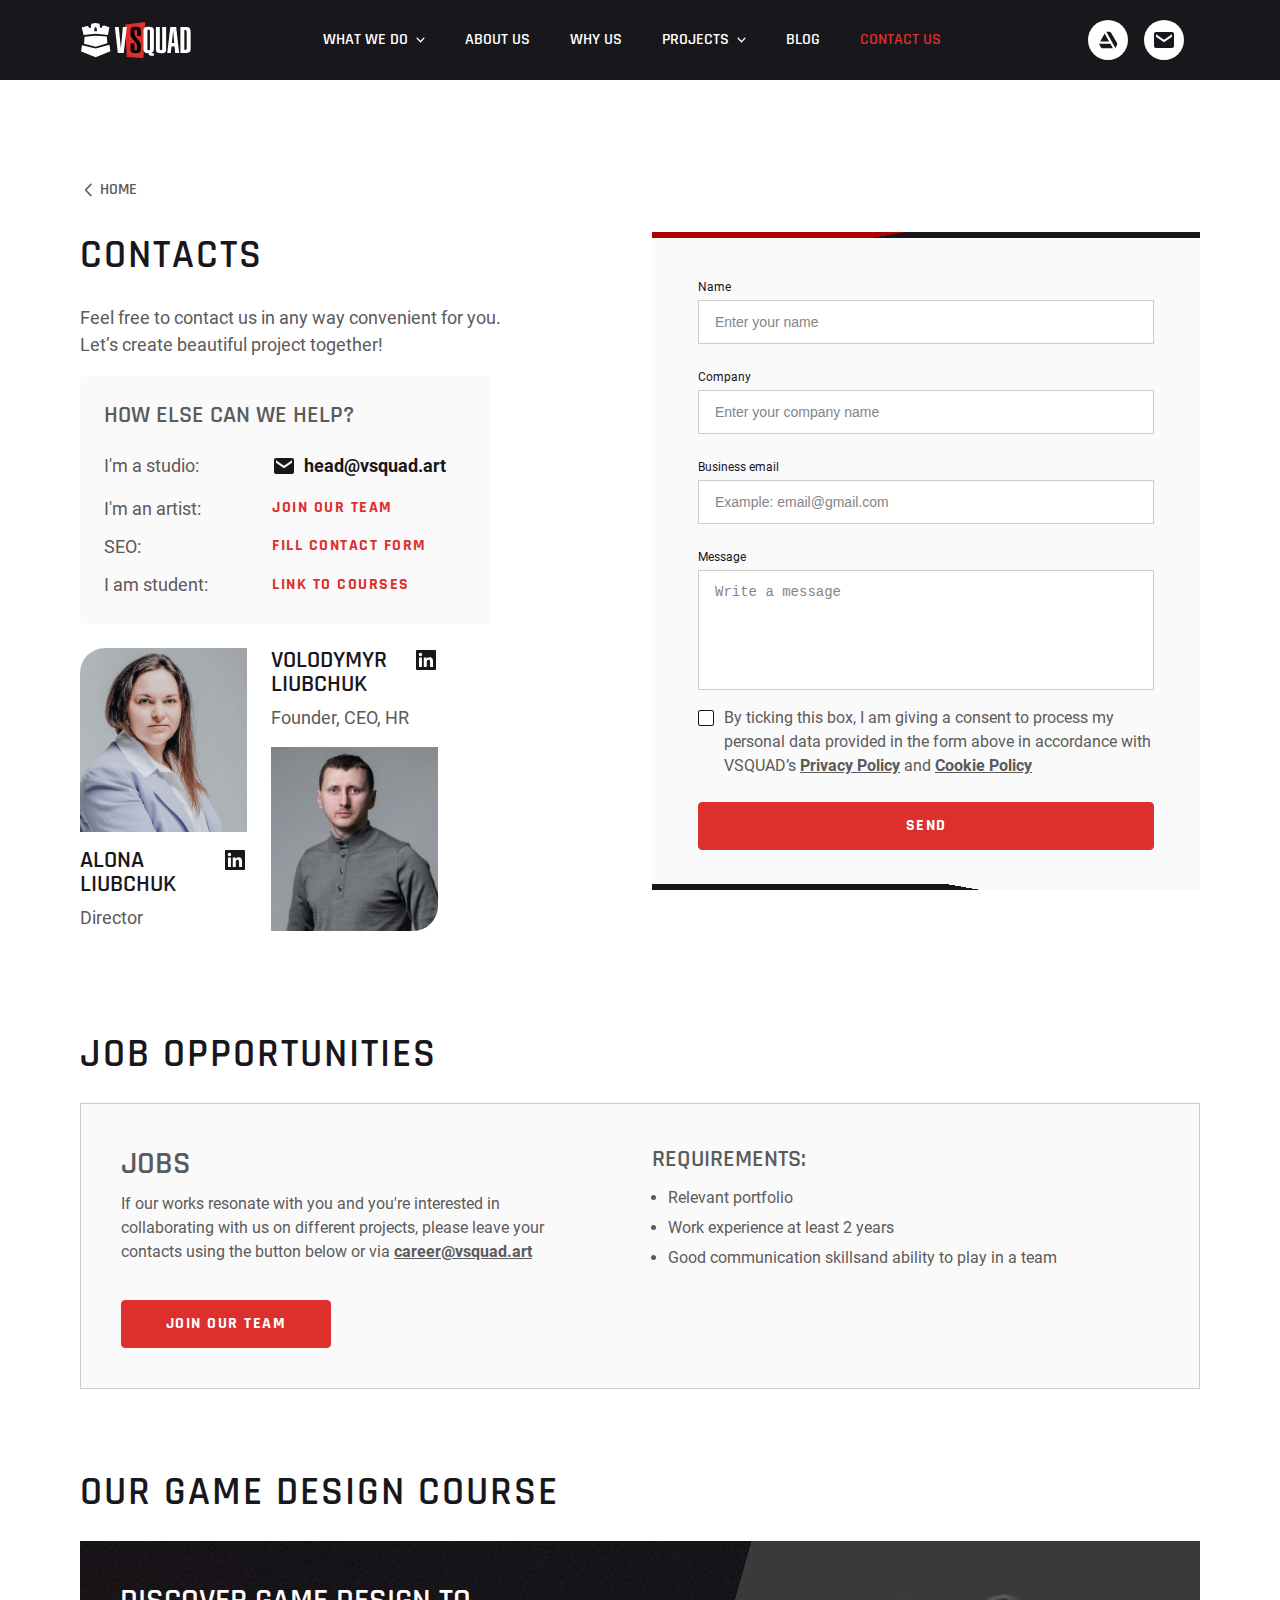
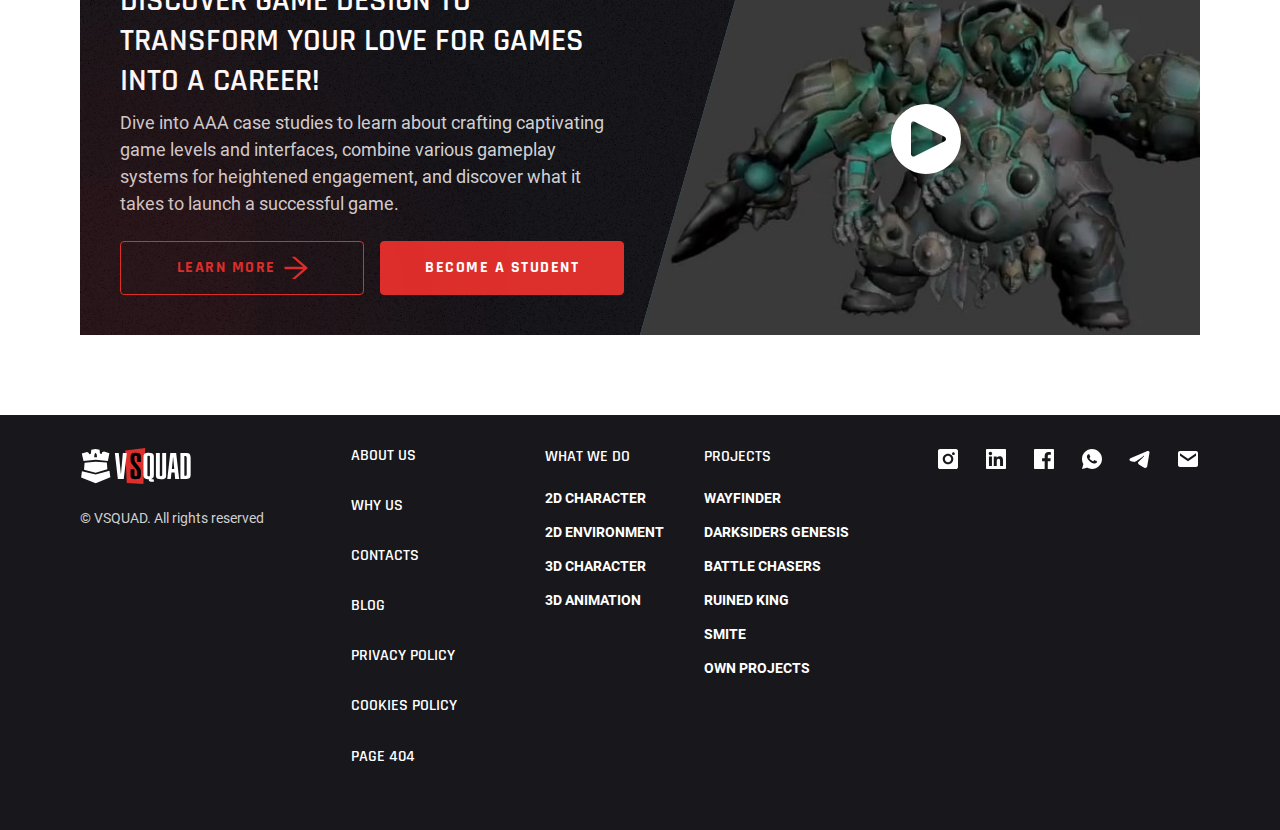
<file: contacts.html>
<!DOCTYPE html>
<html lang="en">
  <head>
    <meta charset="UTF-8" />
    <meta name="viewport" content="width=device-width, initial-scale=1.0" />
    <link rel="icon" type="image/png" href="./image/favicon.png" />

    <link
      rel="stylesheet"
      href="https://cdn.jsdelivr.net/npm/swiper@11/swiper-bundle.min.css"
    />
    <link rel="stylesheet" href="./css/main.min.css" />
    <title>Contact Us</title>
  </head>
  <body>
    <header class="header">
      <div class="header__fixed">
        <div class="container">
          <div class="header__content">
            <div class="header__logo-wrapper">
              <a class="header__logo" href="./index.html">
                <img src="./image/logo_white.svg" alt="VSQuad ART" />
              </a>
            </div>
            <button id="burgerBtn" class="header__burger" type="button">
              <span class="header__burger--line"></span>
            </button>
            <div id="menuNav" class="header__nav-wrapper">
              <nav class="header__navmenu">
                <ul class="header__navmenu-list">
                  <li class="header__navmenu-item dropdown">
                    <a href="#what-we-do" class="dropdown__link link ddBtn">
                      What we do
                    </a>
                    <ul class="dropdown__list dropdown__list--nav ddList">
                      <li class="dropdown__item">
                        <a
                          href="./what-we-do/3d-character.html"
                          class="dropdown__item-link link"
                        >
                          <span class="dropdown__item-link--title">
                            2D CHARACTER
                          </span>
                          <span class="dropdown__item-link--description">
                            Craft engaging, visually stunning characters to
                            captivate your audience.
                          </span>
                        </a>
                      </li>
                      <li class="dropdown__item">
                        <a
                          href="./what-we-do/3d-character.html"
                          class="dropdown__item-link link"
                        >
                          <span class="dropdown__item-link--title">
                            3D CHARACTER
                          </span>
                          <span class="dropdown__item-link--description">
                            Immerse players in beautifully crafted,
                            two-dimensional worlds, each with its unique
                            atmosphere.
                          </span>
                        </a>
                      </li>
                      <li class="dropdown__item">
                        <a
                          href="./what-we-do/3d-character.html"
                          class="dropdown__item-link link"
                        >
                          <span class="dropdown__item-link--title">
                            2D ENVIRONMENT
                          </span>
                          <span class="dropdown__item-link--description">
                            Bring depth and realism to your game with
                            intricately designed three-dimensional characters.
                          </span>
                        </a>
                      </li>
                      <li class="dropdown__item">
                        <a
                          href="./what-we-do/3d-character.html"
                          class="dropdown__item-link link"
                        >
                          <span class="dropdown__item-link--title">
                            3D ENVIRONMENT
                          </span>
                          <span class="dropdown__item-link--description">
                            Create expansive, lifelike three-dimensional
                            settings that offer an unparalleled gaming
                            experience.
                          </span>
                        </a>
                      </li>
                      <li class="dropdown__item">
                        <a
                          href="./what-we-do/3d-character.html"
                          class="dropdown__item-link link"
                        >
                          <span class="dropdown__item-link--title">
                            3D ANIMATION
                          </span>
                          <span class="dropdown__item-link--description">
                            Infuse dynamic, fluid movements into your characters
                            and environments, making your game world truly come
                            to life.
                          </span>
                        </a>
                      </li>
                    </ul>
                  </li>
                  <li class="header__navmenu-item">
                    <a href="./index.html/#about" class="link">About us</a>
                  </li>
                  <li class="header__navmenu-item">
                    <a href="./index.html/#why-su" class="link">Why us</a>
                  </li>
                  <li class="header__navmenu-item dropdown">
                    <a href="#prijects" class="dropdown__link link ddBtn">
                      Projects
                    </a>
                    <ul class="dropdown__list dropdown__list--nav ddList">
                      <li class="dropdown__item">
                        <a
                          href="./projects/wayfinder.html"
                          class="dropdown__item-link link"
                        >
                          <span class="dropdown__item-link--title">
                            WAYFINDER
                          </span>
                          <span class="dropdown__item-link--description">
                            We working on this project as 3D artists creating
                            characters.
                          </span>
                        </a>
                      </li>
                      <li class="dropdown__item">
                        <a
                          href="./projects/wayfinder.html"
                          class="dropdown__item-link link"
                        >
                          <span class="dropdown__item-link--title">
                            Darksiders Genesis
                          </span>
                          <span class="dropdown__item-link--description">
                            We worked on this project as 3D designers creating
                            characters.
                          </span>
                        </a>
                      </li>
                      <li class="dropdown__item">
                        <a
                          href="./projects/wayfinder.html"
                          class="dropdown__item-link link"
                        >
                          <span class="dropdown__item-link--title">
                            Battle Chasers
                          </span>
                          <span class="dropdown__item-link--description">
                            We worked on this project as 3D designers creating
                            characters, monsters and environment.
                          </span>
                        </a>
                      </li>
                      <li class="dropdown__item">
                        <a
                          href="./projects/wayfinder.html"
                          class="dropdown__item-link link"
                        >
                          <span class="dropdown__item-link--title">
                            Ruined King
                          </span>
                          <span class="dropdown__item-link--description">
                            We worked on this project as 3D designers creating
                            characters, monsters and weapon.
                          </span>
                        </a>
                      </li>
                      <li class="dropdown__item">
                        <a
                          href="./projects/wayfinder.html"
                          class="dropdown__item-link link"
                        >
                          <span class="dropdown__item-link--title">
                            SMITE
                          </span>
                          <span class="dropdown__item-link--description">
                            We worked on this project as 3D designers creating
                            characters.
                          </span>
                        </a>
                      </li>
                    </ul>
                  </li>
                  <li class="header__navmenu-item">
                    <a href="./blog.html" class="link">Blog</a>
                  </li>
                  <li class="header__navmenu-item">
                    <a href="./contacts.html" class="link active-page"
                      >Contact us</a
                    >
                  </li>
                </ul>
              </nav>
              <div class="header__social-icon">
                <a href="#artstation" class="social-circle" target="_blank">
                  <svg class="social-circle__icons" width="24px" height="24px">
                    <use href="./image/sprite.svg#icon-artstation"></use>
                  </svg>
                </a>
                <a href="mailto:user@email.com" class="social-circle">
                  <svg class="social-circle__icons" width="24px" height="24px">
                    <use href="./image/sprite.svg#icon-email"></use>
                  </svg>
                </a>
              </div>
            </div>
          </div>
        </div>
      </div>
    </header>

    <main>
      <section id="contacts" class="contacts section">
        <div class="container">
          <div class="contacts__go-home go-home">
            <a class="go-home__link go-home__link--dark" href="./index.html">
              <svg class="go-home__icon" width="16px" height="16px">
                <use href="./image/sprite.svg#icon-arrow"></use>
              </svg>
              Home
            </a>
          </div>
          <div class="contacts__wrapper">
            <div class="contacts__content">
              <h2 class="section__heading section__heading--dark title-h2">
                Contacts
              </h2>
              <p>
                Feel free to contact us in any way convenient for you. Let’s
                create beautiful project together!
              </p>
              <div class="contacts__links-wrapper">
                <h3 class="contacts__links-heading title-h5">
                  How else can we help?
                </h3>
                <p class="contacts__links-text">
                  I'm a studio:
                  <a
                    class="contacts__links contacts__links--email social-black"
                    href="mailto:head@vsquad.art"
                  >
                    <svg class="social-black__icons" width="24px" height="24px">
                      <use href="./image/sprite.svg#icon-email"></use>
                    </svg>
                    head@vsquad.art
                  </a>
                </p>
                <p class="contacts__links-text">
                  I'm an artist:
                  <a
                    class="contacts__links button button--transparent"
                    href="#"
                  >
                    Join our team
                  </a>
                </p>
                <p class="contacts__links-text">
                  SEO:
                  <a
                    class="contacts__links button button--transparent"
                    href="#"
                  >
                    FIll Contact form
                  </a>
                </p>
                <p class="contacts__links-text">
                  I am student:
                  <a
                    class="contacts__links button button--transparent"
                    href="#"
                  >
                    Link to courses
                  </a>
                </p>
              </div>
              <div class="contacts__photos">
                <div class="contacts__photo">
                  <img src="./image/alona.jpg" alt="Alona Liubchuk" />
                  <div class="contacts__name-wrapper">
                    <p class="contacts__name title-h5">Alona Liubchuk</p>
                    <p class="contacts__speciality">Director</p>
                    <a class="contacts__linkedin social-black" href="#">
                      <svg
                        class="social-black__icons"
                        width="24px"
                        height="24px"
                      >
                        <use href="./image/sprite.svg#icon-linkedin"></use>
                      </svg>
                    </a>
                  </div>
                </div>
                <div class="contacts__photo">
                  <div class="contacts__name-wrapper">
                    <p class="contacts__name title-h5">Volodymyr Liubchuk</p>
                    <p class="contacts__speciality">Founder, CEO, HR</p>
                    <a class="contacts__linkedin social-black" href="#">
                      <svg
                        class="social-black__icons"
                        width="24px"
                        height="24px"
                      >
                        <use href="./image/sprite.svg#icon-linkedin"></use>
                      </svg>
                    </a>
                  </div>
                  <img src="./image/volodymyr.jpg" alt="Volodymyr Liubchuk" />
                </div>
              </div>
            </div>
            <div class="contacts__form">
              <form class="form" action="" method="post">
                <div class="contacts__form-wrapper">
                  <label class="form__label">
                    Name
                    <input
                      class="form__input"
                      type="text"
                      name="name"
                      id="user-name"
                      placeholder="Enter your name"
                    />
                  </label>
                  <label class="form__label">
                    Company
                    <input
                      class="form__input"
                      type="text"
                      name="company"
                      id="user-company"
                      placeholder="Enter your company name"
                    />
                  </label>
                  <label class="form__label">
                    Business email
                    <input
                      class="form__input"
                      type="email"
                      name="email"
                      id="user-email"
                      placeholder="Example: email@gmail.com"
                    />
                  </label>
                  <label class="form__label">
                    Message
                    <textarea
                      class="form__textarea"
                      name="message"
                      id="user-message"
                      placeholder="Write a message"
                    ></textarea>
                  </label>
                </div>

                <div class="contacts__form-policy form__policy">
                  <input
                    class="form__checkbox-input visually-hidden"
                    type="checkbox"
                    id="checkbox-terms"
                    name="checkbox-terms"
                  />
                  <label class="form__checkbox-label" for="checkbox-terms">
                    <span>
                      By ticking this box, I am giving a consent to process my
                      personal data provided in the form above in accordance
                      with VSQUAD’s
                      <a target="_blank" href="#">Privacy Policy</a>
                      and
                      <a href="#" target="_blank">Cookie Policy</a>
                    </span>
                  </label>
                </div>

                <button
                  class="contacts__form-btn button button--red"
                  type="submit"
                >
                  Send
                </button>
              </form>
            </div>
          </div>
        </div>
      </section>

      <section class="job">
        <div class="container">
          <h2
            class="job__heading section__heading section__heading--dark title-h2"
          >
            Job opportunities
          </h2>

          <div class="job__wrapper">
            <div class="job__content">
              <h3 class="job__content-heading title-h4">Jobs</h3>
              <p class="job__content-text">
                If our works resonate with you and you're interested in
                collaborating with us on different projects, please leave your
                contacts using the button below or via
                <a href="mailto:career@vsquad.art">career@vsquad.art</a>
              </p>
            </div>
            <div class="job__list-wrapper">
              <h3 class="job__list-heading title-h5-big">Requirements:</h3>
              <ul class="job__list">
                <li>Relevant portfolio</li>
                <li>Work experience at least 2 years</li>
                <li>Good communication skillsand ability to play in a team</li>
              </ul>
            </div>
            <a class="job__btn button button--red" href="#"> JOIN OUR TEAM </a>
          </div>
        </div>
      </section>

      <section class="our-game">
        <div class="container">
          <h2
            class="our-game__heading section__heading section__heading--dark title-h2"
          >
            our game design course
          </h2>
          <div class="our-game__wrapper">
            <div class="our-game__content">
              <h3 class="our-game__content-heading title-h4">
                Discover game design to transform your love for games into a
                career!
              </h3>
              <p class="our-game__content-text">
                Dive into AAA case studies to learn about crafting captivating
                game levels and interfaces, combine various gameplay systems for
                heightened engagement, and discover what it takes to launch a
                successful game.
              </p>
              <div class="our-game__content-btns">
                <a
                  class="our-game__content-btn button button--transparent-border"
                  href="#"
                >
                  Learn more
                  <svg
                    class="button--transparent-border--icon"
                    width="24px"
                    height="24px"
                  >
                    <use href="./image/sprite.svg#icon-arrow-link"></use>
                  </svg>
                </a>
                <button
                  class="our-game__content-btn button button--red modal-btn-open"
                >
                  become a student
                </button>
              </div>
            </div>
            <div class="our-game__video">
              <div class="v-wrapper video-play">
                <div
                  class="v-cover video-play__cover"
                  style="
                    background-image: url('./image/our-game-video.jpg');
                    /* background-image: url('https://i.ytimg.com/vi/wSG28SxcH4Y/sddefault.jpg'); */
                  "
                ></div>
                <iframe
                  loading="lazy"
                  class="v-player video-play__iframe"
                  width="100%"
                  src="https://www.youtube.com/embed/wSG28SxcH4Y?controls=0&amp;showinfo=0&amp;rel=0&amp;loop=1&amp;modestbranding=1&amp;wmode=transparent"
                  frameborder="0"
                  allow="autoplay; accelerometer; encrypted-media; gyroscope; picture-in-picture"
                  allowfullscreen
                ></iframe>

                <button class="v-btn video-play__btn">
                  <svg class="video-play__icon" width="80px" height="80px">
                    <use href="./image/sprite.svg#icon-play"></use>
                  </svg>
                </button>
              </div>
            </div>
          </div>
        </div>
      </section>
    </main>

    <footer class="footer">
      <div class="container">
        <div class="footer__wrapper">
          <div class="footer__logo">
            <a class="footer__logo-image" href="#">
              <img src="./image/logo_white.svg" alt="logo" />
            </a>
            <p class="footer__copy">&copy; VSQUAD. All rights reserved</p>
          </div>
          <nav class="footer__menu">
            <ul>
              <li><a class="footer__menu-link link" href="#">About us</a></li>
              <li><a class="footer__menu-link link" href="#">WHY US</a></li>
              <li>
                <a class="footer__menu-link link" href="./contacts.html">
                  Contacts
                </a>
              </li>
              <li>
                <a class="footer__menu-link link" href="./blog.html">Blog</a>
              </li>
              <li>
                <a class="footer__menu-link link" href="./text.html">
                  Privacy Policy
                </a>
              </li>
              <li>
                <a class="footer__menu-link link" href="./text.html">
                  Cookies Policy
                </a>
              </li>
              <li>
                <a class="footer__menu-link link" href="./404.html">
                  Page 404
                </a>
              </li>
            </ul>
          </nav>
          <div class="footer__submenu">
            <nav class="footer__list">
              <p class="footer__sub-heading title-h7">What we do</p>
              <ul>
                <li>
                  <a class="footer__submenu-link" href="#">2D CHARACTER</a>
                </li>
                <li>
                  <a class="footer__submenu-link" href="#">2D ENVIRONMENT</a>
                </li>
                <li>
                  <a class="footer__submenu-link" href="#">3D CHARACTER</a>
                </li>
                <li>
                  <a class="footer__submenu-link" href="#">3D ANIMATION</a>
                </li>
              </ul>
            </nav>
            <nav class="footer__list">
              <p class="footer__sub-heading title-h7">Projects</p>
              <ul>
                <li><a class="footer__submenu-link" href="#">WAYFINDER</a></li>
                <li>
                  <a class="footer__submenu-link" href="#">
                    DARKSIDERS GENESIS
                  </a>
                </li>
                <li>
                  <a class="footer__submenu-link" href="#">BATTLE CHASERS</a>
                </li>
                <li>
                  <a class="footer__submenu-link" href="#">RUINED KING</a>
                </li>
                <li><a class="footer__submenu-link" href="#">SMITE</a></li>
                <li>
                  <a class="footer__submenu-link" href="#">OWN PROJECTS</a>
                </li>
              </ul>
            </nav>
          </div>
          <div class="footer__social">
            <a href="#" class="social" target="_blank">
              <svg class="social__icons" width="24px" height="24px">
                <use href="./image/sprite.svg#icon-instagram"></use>
              </svg>
            </a>
            <a href="#" class="social" target="_blank">
              <svg class="social__icons" width="24px" height="24px">
                <use href="./image/sprite.svg#icon-linkedin"></use>
              </svg>
            </a>
            <a href="#" class="social" target="_blank">
              <svg class="social__icons" width="24px" height="24px">
                <use href="./image/sprite.svg#icon-facebook"></use>
              </svg>
            </a>
            <a href="#" class="social" target="_blank">
              <svg class="social__icons" width="24px" height="24px">
                <use href="./image/sprite.svg#icon-whatsapp"></use>
              </svg>
            </a>
            <a href="#" class="social" target="_blank">
              <svg class="social__icons" width="24px" height="24px">
                <use href="./image/sprite.svg#icon-telegram"></use>
              </svg>
            </a>
            <a href="mailto:head@vsquad.art" class="social" target="_blank">
              <svg class="social__icons" width="24px" height="24px">
                <use href="./image/sprite.svg#icon-email"></use>
              </svg>
            </a>
          </div>
        </div>
      </div>
    </footer>

    <div class="backdrop is-hidden">
      <div class="modal container">
        <button class="modal__btn-close modal-btn-close" type="button">
          <svg class="modal__close-icon" width="16px" height="16px">
            <use href="./image/sprite.svg#icon-close-modal"></use>
          </svg>
        </button>
        <h2 class="modal__heading title-h2">CONTACT uS</h2>
        <p class="modal__description">
          Feel free to contact us. Let’s create beautiful project together!
        </p>
        <div class="modal__form">
          <form class="form" action="" method="post">
            <div class="modal__form-wrapper">
              <label class="form__label modal__input">
                Name
                <input
                  class="form__input"
                  type="text"
                  name="name"
                  id="name"
                  placeholder="Enter your name"
                />
              </label>
              <label class="form__label modal__input">
                Business email
                <input
                  class="form__input"
                  type="email"
                  name="email"
                  id="email"
                  placeholder="Example: email@gmail.com"
                />
              </label>
              <label class="form__label modal__textarea">
                Message
                <textarea
                  class="form__textarea"
                  name="message"
                  id="message"
                  placeholder="Write a message"
                ></textarea>
              </label>
            </div>

            <div class="modal__form-policy">
              <div class="form__policy">
                <input
                  class="form__checkbox-input visually-hidden"
                  type="checkbox"
                  id="check-terms"
                  name="checkbox-terms"
                />
                <label class="form__checkbox-label" for="check-terms">
                  <span>
                    By ticking this box, I am giving a consent to process my
                    personal data provided in the form above in accordance with
                    VSQUAD’s
                    <a target="_blank" href="#">Privacy Policy</a>
                    and
                    <a href="#" target="_blank">Cookie Policy</a>
                  </span>
                </label>
              </div>

              <button class="modal__form-btn button button--red" type="submit">
                Submit
              </button>
            </div>
          </form>
        </div>
      </div>
    </div>

    <script src="https://cdn.jsdelivr.net/npm/swiper@11/swiper-bundle.min.js"></script>
    <script src="./js/mobile-menu.js"></script>
    <script src="./js/modal.js"></script>
    <script src="./js/dropdown.js"></script>
    <script src="./js/accordion.js"></script>
    <script src="./js/slider-what-we-do.js"></script>
    <script src="./js/slider-blog-list.js"></script>
    <script src="./js/slider-projects.js"></script>
    <script src="./js/video-play.js"></script>
  </body>
</html>
</file>
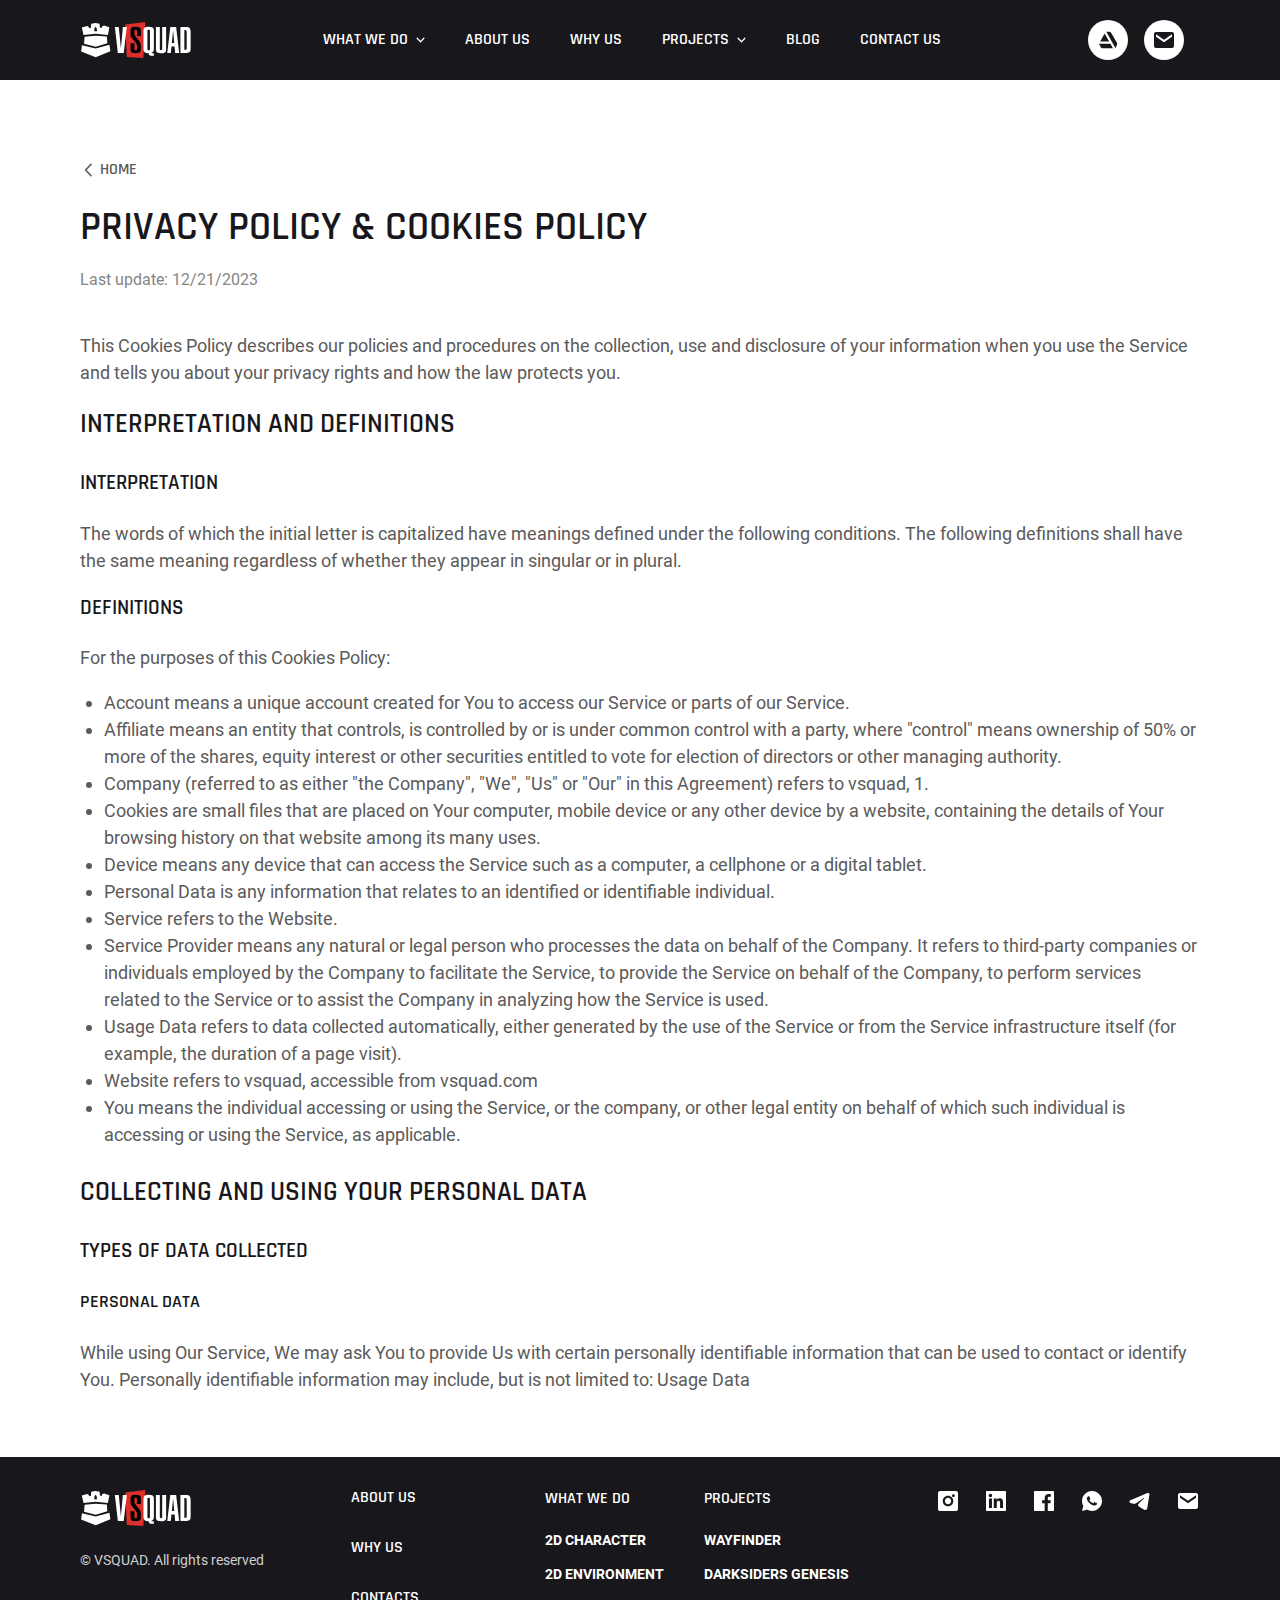
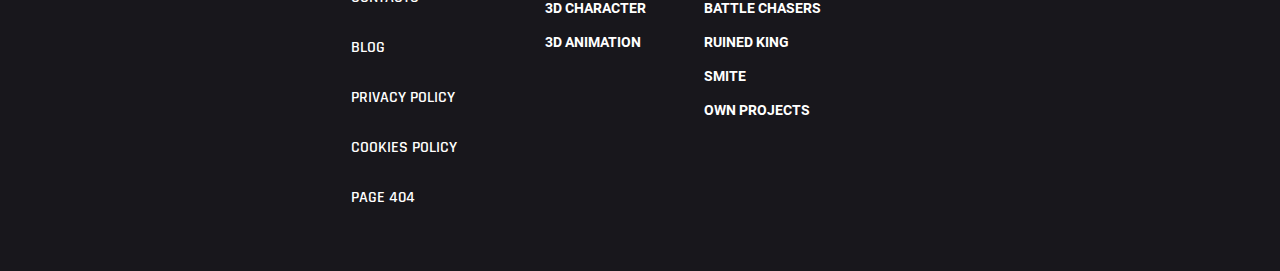
<file: text.html>
<!DOCTYPE html>
<html lang="en">
  <head>
    <meta charset="UTF-8" />
    <meta name="viewport" content="width=device-width, initial-scale=1.0" />
    <link rel="icon" type="image/png" href="./image/favicon.png" />

    <link
      rel="stylesheet"
      href="https://cdn.jsdelivr.net/npm/swiper@11/swiper-bundle.min.css"
    />
    <link rel="stylesheet" href="./css/main.min.css" />
    <title>Policy & Cookie</title>
  </head>
  <body>
    <header class="header">
      <div class="header__fixed">
        <div class="container">
          <div class="header__content">
            <div class="header__logo-wrapper">
              <a class="header__logo" href="./index.html">
                <img src="./image/logo_white.svg" alt="VSQuad ART" />
              </a>
            </div>
            <button id="burgerBtn" class="header__burger" type="button">
              <span class="header__burger--line"></span>
            </button>
            <div id="menuNav" class="header__nav-wrapper">
              <nav class="header__navmenu">
                <ul class="header__navmenu-list">
                  <li class="header__navmenu-item dropdown">
                    <a href="#what-we-do" class="dropdown__link link ddBtn">
                      What we do
                    </a>
                    <ul class="dropdown__list dropdown__list--nav ddList">
                      <li class="dropdown__item">
                        <a
                          href="./what-we-do/3d-character.html"
                          class="dropdown__item-link link"
                        >
                          <span class="dropdown__item-link--title">
                            2D CHARACTER
                          </span>
                          <span class="dropdown__item-link--description">
                            Craft engaging, visually stunning characters to
                            captivate your audience.
                          </span>
                        </a>
                      </li>
                      <li class="dropdown__item">
                        <a
                          href="./what-we-do/3d-character.html"
                          class="dropdown__item-link link"
                        >
                          <span class="dropdown__item-link--title">
                            3D CHARACTER
                          </span>
                          <span class="dropdown__item-link--description">
                            Immerse players in beautifully crafted,
                            two-dimensional worlds, each with its unique
                            atmosphere.
                          </span>
                        </a>
                      </li>
                      <li class="dropdown__item">
                        <a
                          href="./what-we-do/3d-character.html"
                          class="dropdown__item-link link"
                        >
                          <span class="dropdown__item-link--title">
                            2D ENVIRONMENT
                          </span>
                          <span class="dropdown__item-link--description">
                            Bring depth and realism to your game with
                            intricately designed three-dimensional characters.
                          </span>
                        </a>
                      </li>
                      <li class="dropdown__item">
                        <a
                          href="./what-we-do/3d-character.html"
                          class="dropdown__item-link link"
                        >
                          <span class="dropdown__item-link--title">
                            3D ENVIRONMENT
                          </span>
                          <span class="dropdown__item-link--description">
                            Create expansive, lifelike three-dimensional
                            settings that offer an unparalleled gaming
                            experience.
                          </span>
                        </a>
                      </li>
                      <li class="dropdown__item">
                        <a
                          href="./what-we-do/3d-character.html"
                          class="dropdown__item-link link"
                        >
                          <span class="dropdown__item-link--title">
                            3D ANIMATION
                          </span>
                          <span class="dropdown__item-link--description">
                            Infuse dynamic, fluid movements into your characters
                            and environments, making your game world truly come
                            to life.
                          </span>
                        </a>
                      </li>
                    </ul>
                  </li>
                  <li class="header__navmenu-item">
                    <a href="./index.html/#about" class="link">About us</a>
                  </li>
                  <li class="header__navmenu-item">
                    <a href="./index.html/#why-su" class="link">Why us</a>
                  </li>
                  <li class="header__navmenu-item dropdown">
                    <a href="#prijects" class="dropdown__link link ddBtn">
                      Projects
                    </a>
                    <ul class="dropdown__list dropdown__list--nav ddList">
                      <li class="dropdown__item">
                        <a
                          href="./projects/wayfinder.html"
                          class="dropdown__item-link link"
                        >
                          <span class="dropdown__item-link--title">
                            WAYFINDER
                          </span>
                          <span class="dropdown__item-link--description">
                            We working on this project as 3D artists creating
                            characters.
                          </span>
                        </a>
                      </li>
                      <li class="dropdown__item">
                        <a
                          href="./projects/wayfinder.html"
                          class="dropdown__item-link link"
                        >
                          <span class="dropdown__item-link--title">
                            Darksiders Genesis
                          </span>
                          <span class="dropdown__item-link--description">
                            We worked on this project as 3D designers creating
                            characters.
                          </span>
                        </a>
                      </li>
                      <li class="dropdown__item">
                        <a
                          href="./projects/wayfinder.html"
                          class="dropdown__item-link link"
                        >
                          <span class="dropdown__item-link--title">
                            Battle Chasers
                          </span>
                          <span class="dropdown__item-link--description">
                            We worked on this project as 3D designers creating
                            characters, monsters and environment.
                          </span>
                        </a>
                      </li>
                      <li class="dropdown__item">
                        <a
                          href="./projects/wayfinder.html"
                          class="dropdown__item-link link"
                        >
                          <span class="dropdown__item-link--title">
                            Ruined King
                          </span>
                          <span class="dropdown__item-link--description">
                            We worked on this project as 3D designers creating
                            characters, monsters and weapon.
                          </span>
                        </a>
                      </li>
                      <li class="dropdown__item">
                        <a
                          href="./projects/wayfinder.html"
                          class="dropdown__item-link link"
                        >
                          <span class="dropdown__item-link--title">
                            SMITE
                          </span>
                          <span class="dropdown__item-link--description">
                            We worked on this project as 3D designers creating
                            characters.
                          </span>
                        </a>
                      </li>
                    </ul>
                  </li>
                  <li class="header__navmenu-item">
                    <a href="./blog.html" class="link">Blog</a>
                  </li>
                  <li class="header__navmenu-item">
                    <a href="./contacts.html" class="link">Contact us</a>
                  </li>
                </ul>
              </nav>
              <div class="header__social-icon">
                <a href="#artstation" class="social-circle" target="_blank">
                  <svg class="social-circle__icons" width="24px" height="24px">
                    <use href="./image/sprite.svg#icon-artstation"></use>
                  </svg>
                </a>
                <a href="mailto:user@email.com" class="social-circle">
                  <svg class="social-circle__icons" width="24px" height="24px">
                    <use href="./image/sprite.svg#icon-email"></use>
                  </svg>
                </a>
              </div>
            </div>
          </div>
        </div>
      </div>
    </header>

    <main>
      <div class="container">
        <div class="go-home go-home--only">
          <a class="go-home__link go-home__link--dark" href="./index.html">
            <svg class="go-home__icon" width="16px" height="16px">
              <use href="./image/sprite.svg#icon-arrow"></use>
            </svg>
            Home
          </a>
        </div>
      </div>
      <section class="text-content">
        <div class="container">
          <article>
            <h1 class="text-content__heading title-h2">
              PRIVACY POLICY & Cookies Policy
            </h1>
            <p class="text-content__publish">Last update: 12/21/2023</p>

            <div class="text-content__content">
              <p>
                This Cookies Policy describes our policies and procedures on the
                collection, use and disclosure of your information when you use
                the Service and tells you about your privacy rights and how the
                law protects you.
              </p>
              <h2>Interpretation and Definitions</h2>
              <h3>Interpretation</h3>
              <p>
                The words of which the initial letter is capitalized have
                meanings defined under the following conditions. The following
                definitions shall have the same meaning regardless of whether
                they appear in singular or in plural.
              </p>
              <h3>Definitions</h3>
              <p>For the purposes of this Cookies Policy:</p>
              <ul>
                <li>
                  Account means a unique account created for You to access our
                  Service or parts of our Service.
                </li>
                <li>
                  Affiliate means an entity that controls, is controlled by or
                  is under common control with a party, where "control" means
                  ownership of 50% or more of the shares, equity interest or
                  other securities entitled to vote for election of directors or
                  other managing authority.
                </li>
                <li>
                  Company (referred to as either "the Company", "We", "Us" or
                  "Our" in this Agreement) refers to vsquad, 1.
                </li>
                <li>
                  Cookies are small files that are placed on Your computer,
                  mobile device or any other device by a website, containing the
                  details of Your browsing history on that website among its
                  many uses.
                </li>
                <li>
                  Device means any device that can access the Service such as a
                  computer, a cellphone or a digital tablet.
                </li>
                <li>
                  Personal Data is any information that relates to an identified
                  or identifiable individual.
                </li>
                <li>Service refers to the Website.</li>
                <li>
                  Service Provider means any natural or legal person who
                  processes the data on behalf of the Company. It refers to
                  third-party companies or individuals employed by the Company
                  to facilitate the Service, to provide the Service on behalf of
                  the Company, to perform services related to the Service or to
                  assist the Company in analyzing how the Service is used.
                </li>
                <li>
                  Usage Data refers to data collected automatically, either
                  generated by the use of the Service or from the Service
                  infrastructure itself (for example, the duration of a page
                  visit).
                </li>
                <li>Website refers to vsquad, accessible from vsquad.com</li>
                <li>
                  You means the individual accessing or using the Service, or
                  the company, or other legal entity on behalf of which such
                  individual is accessing or using the Service, as applicable.
                </li>
              </ul>
              <h2>Collecting and Using Your Personal Data</h2>
              <h3>Types of Data Collected</h3>
              <h4>Personal Data</h4>
              <p>
                While using Our Service, We may ask You to provide Us with
                certain personally identifiable information that can be used to
                contact or identify You. Personally identifiable information may
                include, but is not limited to: Usage Data
              </p>
            </div>
          </article>
        </div>
      </section>
    </main>

    <footer class="footer">
      <div class="container">
        <div class="footer__wrapper">
          <div class="footer__logo">
            <a class="footer__logo-image" href="#">
              <img src="./image/logo_white.svg" alt="logo" />
            </a>
            <p class="footer__copy">&copy; VSQUAD. All rights reserved</p>
          </div>
          <nav class="footer__menu">
            <ul>
              <li><a class="footer__menu-link link" href="#">About us</a></li>
              <li><a class="footer__menu-link link" href="#">WHY US</a></li>
              <li>
                <a class="footer__menu-link link" href="./contacts.html">
                  Contacts
                </a>
              </li>
              <li>
                <a class="footer__menu-link link" href="./blog.html">Blog</a>
              </li>
              <li>
                <a class="footer__menu-link link" href="./text.html">
                  Privacy Policy
                </a>
              </li>
              <li>
                <a class="footer__menu-link link" href="./text.html">
                  Cookies Policy
                </a>
              </li>
              <li>
                <a class="footer__menu-link link" href="./404.html">
                  Page 404
                </a>
              </li>
            </ul>
          </nav>
          <div class="footer__submenu">
            <nav class="footer__list">
              <p class="footer__sub-heading title-h7">What we do</p>
              <ul>
                <li>
                  <a class="footer__submenu-link" href="#">2D CHARACTER</a>
                </li>
                <li>
                  <a class="footer__submenu-link" href="#">2D ENVIRONMENT</a>
                </li>
                <li>
                  <a class="footer__submenu-link" href="#">3D CHARACTER</a>
                </li>
                <li>
                  <a class="footer__submenu-link" href="#">3D ANIMATION</a>
                </li>
              </ul>
            </nav>
            <nav class="footer__list">
              <p class="footer__sub-heading title-h7">Projects</p>
              <ul>
                <li><a class="footer__submenu-link" href="#">WAYFINDER</a></li>
                <li>
                  <a class="footer__submenu-link" href="#">
                    DARKSIDERS GENESIS
                  </a>
                </li>
                <li>
                  <a class="footer__submenu-link" href="#">BATTLE CHASERS</a>
                </li>
                <li>
                  <a class="footer__submenu-link" href="#">RUINED KING</a>
                </li>
                <li><a class="footer__submenu-link" href="#">SMITE</a></li>
                <li>
                  <a class="footer__submenu-link" href="#">OWN PROJECTS</a>
                </li>
              </ul>
            </nav>
          </div>
          <div class="footer__social">
            <a href="#" class="social" target="_blank">
              <svg class="social__icons" width="24px" height="24px">
                <use href="./image/sprite.svg#icon-instagram"></use>
              </svg>
            </a>
            <a href="#" class="social" target="_blank">
              <svg class="social__icons" width="24px" height="24px">
                <use href="./image/sprite.svg#icon-linkedin"></use>
              </svg>
            </a>
            <a href="#" class="social" target="_blank">
              <svg class="social__icons" width="24px" height="24px">
                <use href="./image/sprite.svg#icon-facebook"></use>
              </svg>
            </a>
            <a href="#" class="social" target="_blank">
              <svg class="social__icons" width="24px" height="24px">
                <use href="./image/sprite.svg#icon-whatsapp"></use>
              </svg>
            </a>
            <a href="#" class="social" target="_blank">
              <svg class="social__icons" width="24px" height="24px">
                <use href="./image/sprite.svg#icon-telegram"></use>
              </svg>
            </a>
            <a href="mailto:head@vsquad.art" class="social" target="_blank">
              <svg class="social__icons" width="24px" height="24px">
                <use href="./image/sprite.svg#icon-email"></use>
              </svg>
            </a>
          </div>
        </div>
      </div>
    </footer>

    <script src="https://cdn.jsdelivr.net/npm/swiper@11/swiper-bundle.min.js"></script>
    <script src="./js/mobile-menu.js"></script>
    <script src="./js/modal.js"></script>
    <script src="./js/dropdown.js"></script>
    <script src="./js/accordion.js"></script>
    <script src="./js/slider-what-we-do.js"></script>
    <script src="./js/slider-blog-list.js"></script>
    <script src="./js/slider-projects.js"></script>
    <script src="./js/video-play.js"></script>
  </body>
</html>
</file>
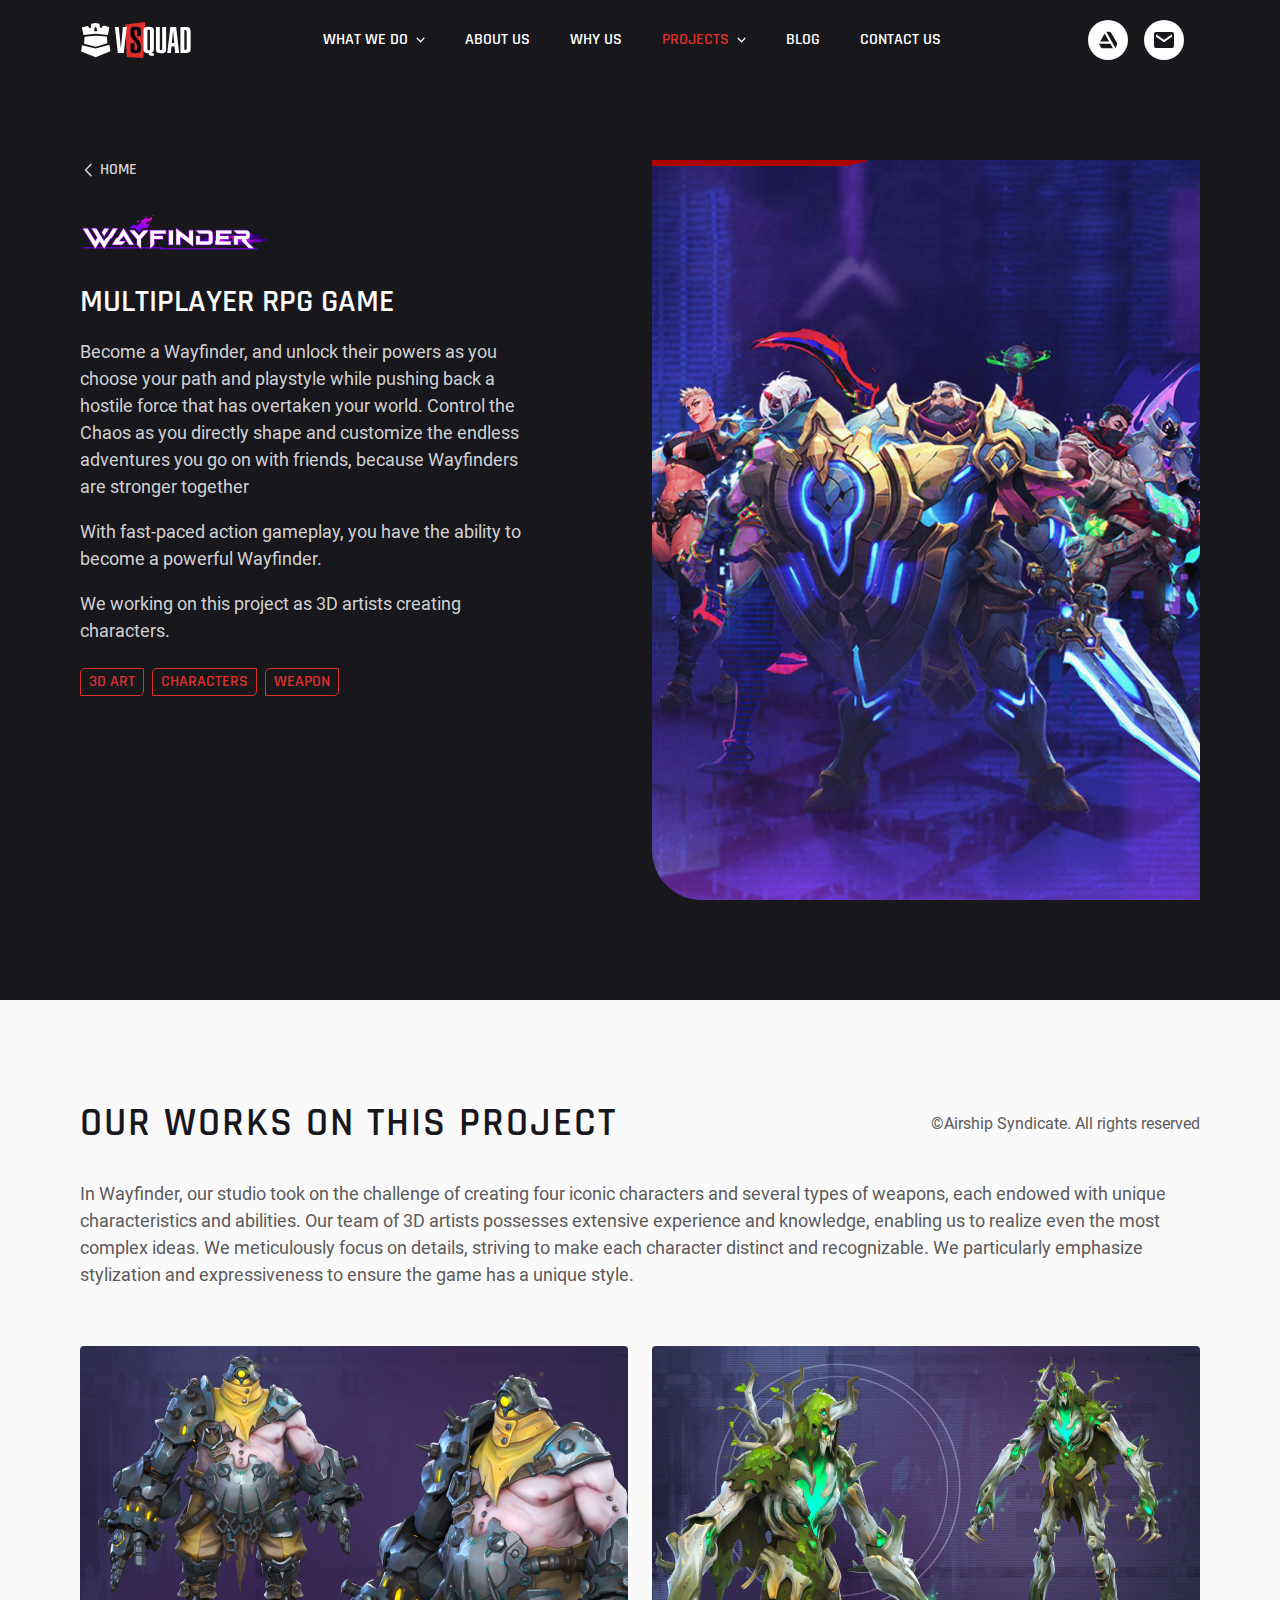
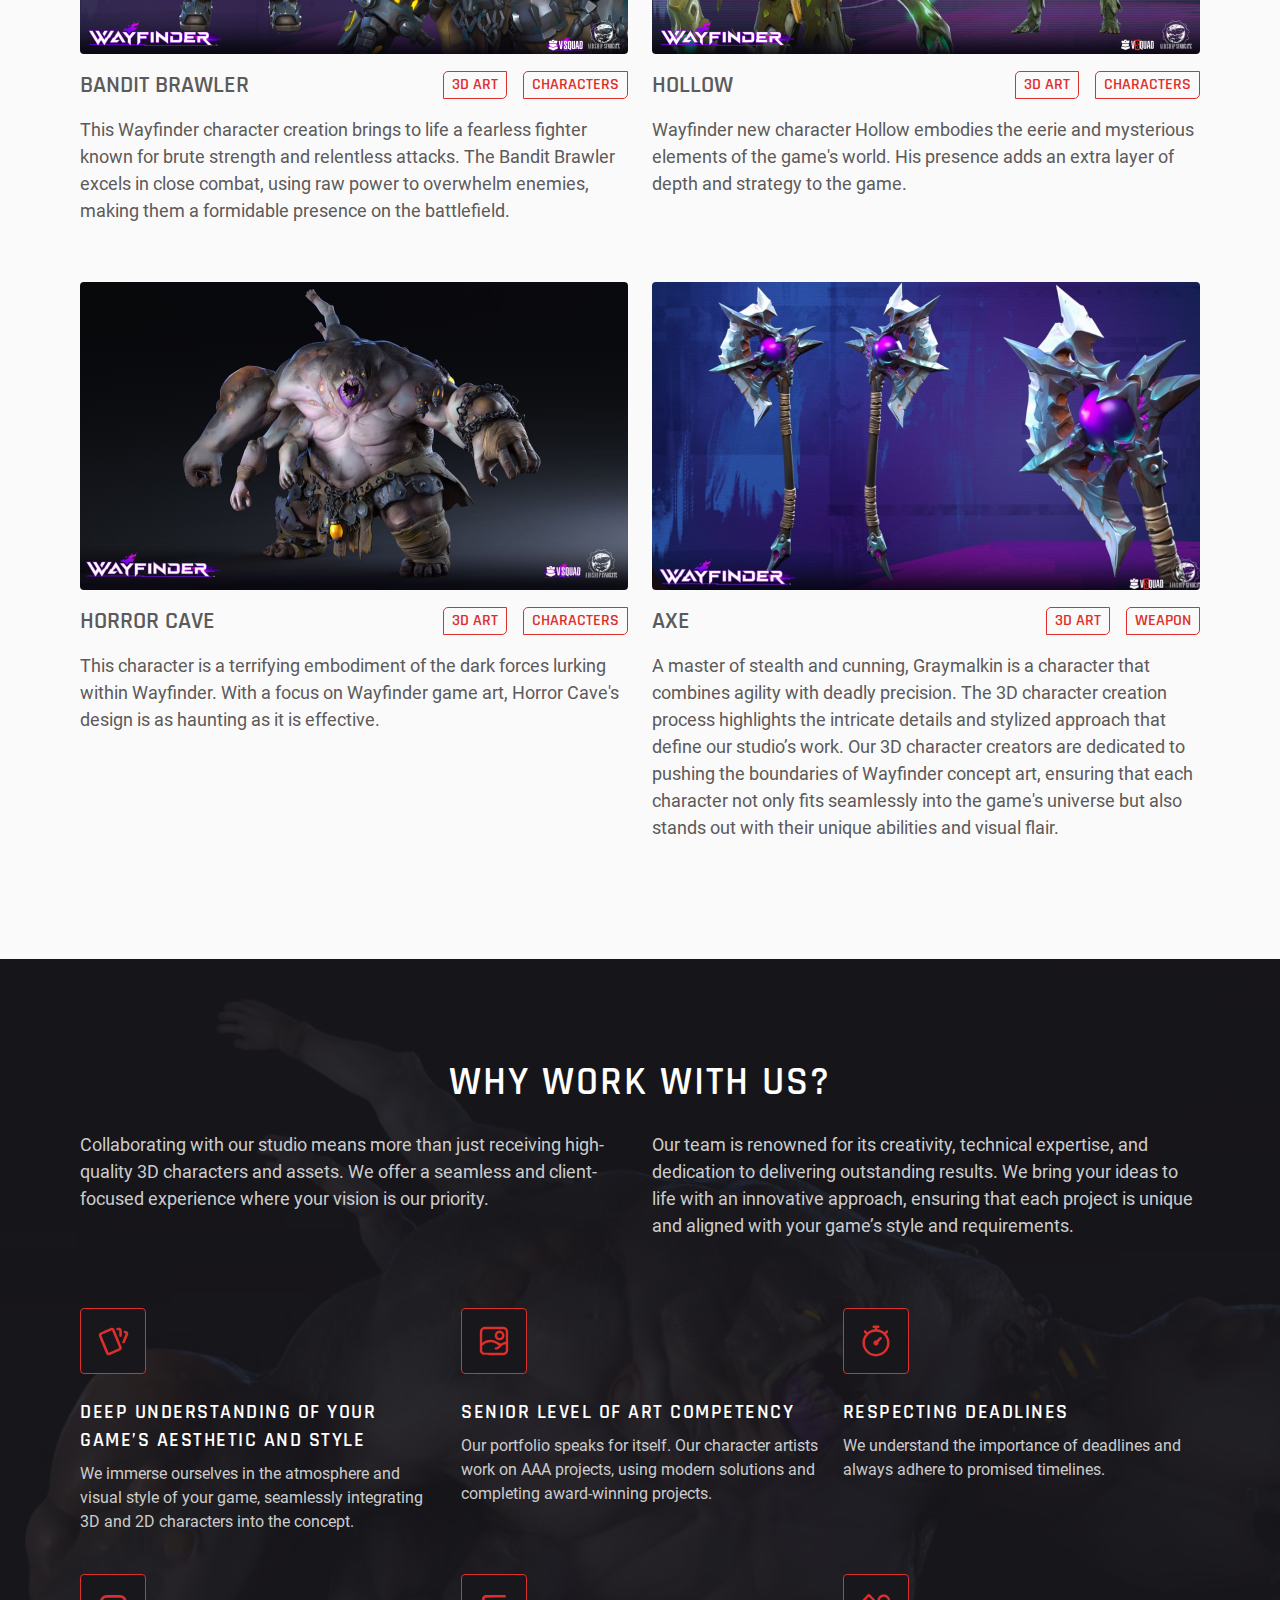
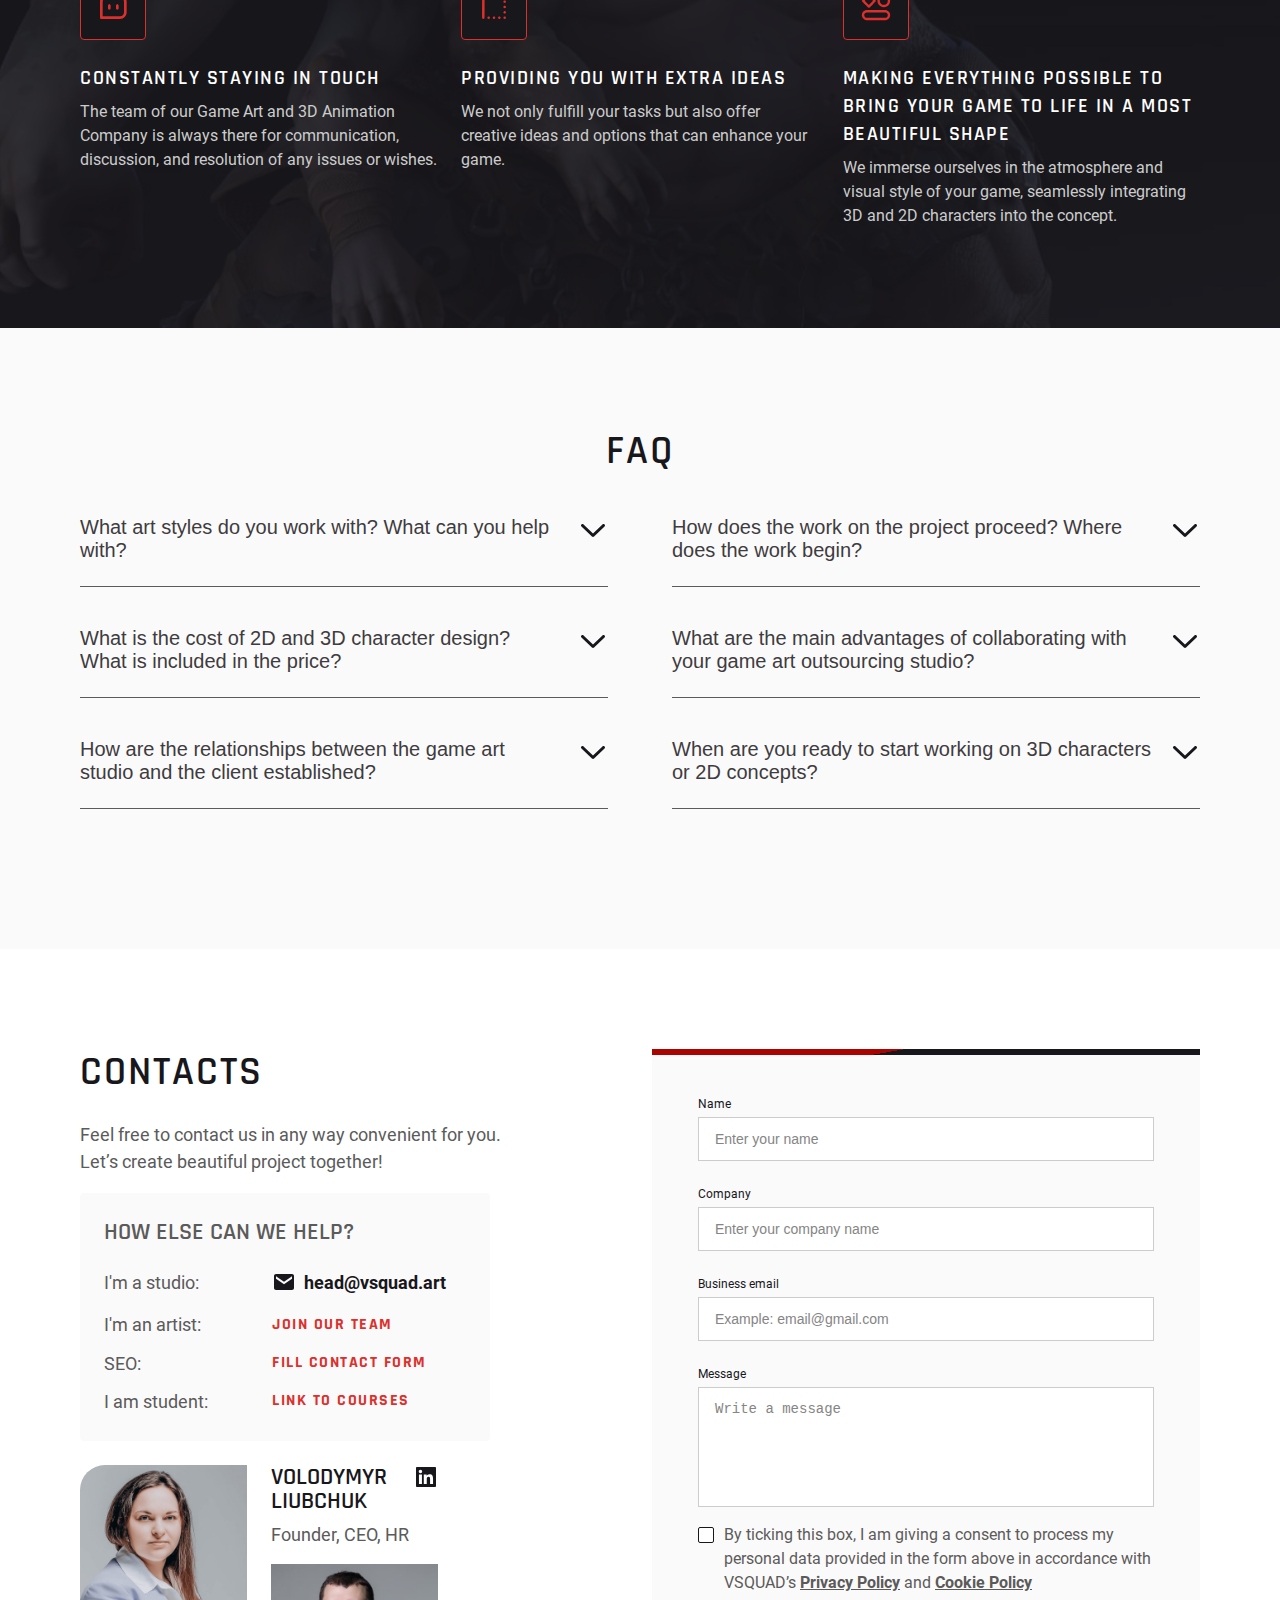
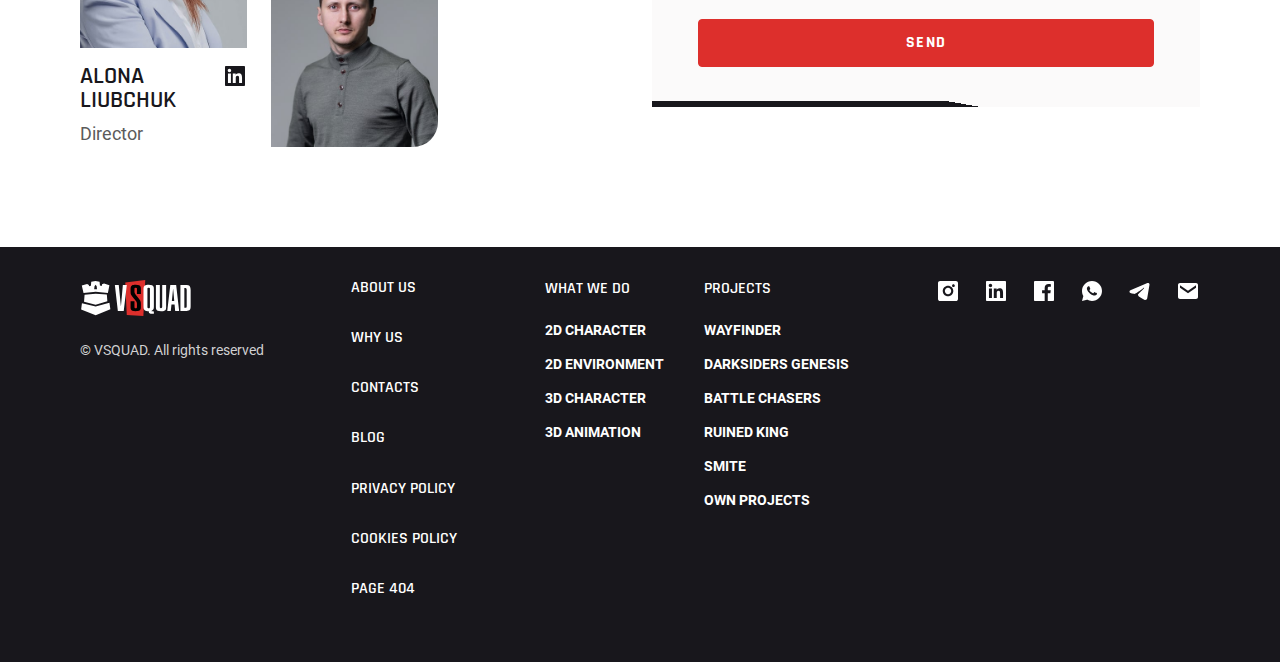
<file: projects/wayfinder.html>
<!DOCTYPE html>
<html lang="en">
  <head>
    <meta charset="UTF-8" />
    <meta name="viewport" content="width=device-width, initial-scale=1.0" />
    <link rel="icon" type="image/png" href="../image/favicon.png" />

    <link
      rel="stylesheet"
      href="https://cdn.jsdelivr.net/npm/swiper@11/swiper-bundle.min.css"
    />
    <link rel="stylesheet" href="../css/main.min.css" />
    <title>VSQuad ART</title>
  </head>
  <body>
    <header class="header">
      <div class="header__fixed">
        <div class="container">
          <div class="header__content">
            <div class="header__logo-wrapper">
              <a class="header__logo" href="../index.html">
                <img src="../image/logo_white.svg" alt="VSQuad ART" />
              </a>
            </div>
            <button id="burgerBtn" class="header__burger" type="button">
              <span class="header__burger--line"></span>
            </button>
            <div id="menuNav" class="header__nav-wrapper">
              <nav class="header__navmenu">
                <ul class="header__navmenu-list">
                  <li class="header__navmenu-item dropdown">
                    <a href="#what-we-do" class="dropdown__link link ddBtn">
                      What we do
                    </a>
                    <ul class="dropdown__list dropdown__list--nav ddList">
                      <li class="dropdown__item">
                        <a
                          href="./what-we-do/3d-character.html"
                          class="dropdown__item-link link"
                        >
                          <span class="dropdown__item-link--title">
                            2D CHARACTER
                          </span>
                          <span class="dropdown__item-link--description">
                            Craft engaging, visually stunning characters to
                            captivate your audience.
                          </span>
                        </a>
                      </li>
                      <li class="dropdown__item">
                        <a
                          href="../what-we-do/3d-character.html"
                          class="dropdown__item-link link"
                        >
                          <span class="dropdown__item-link--title">
                            3D CHARACTER
                          </span>
                          <span class="dropdown__item-link--description">
                            Immerse players in beautifully crafted,
                            two-dimensional worlds, each with its unique
                            atmosphere.
                          </span>
                        </a>
                      </li>
                      <li class="dropdown__item">
                        <a
                          href="../what-we-do/3d-character.html"
                          class="dropdown__item-link link"
                        >
                          <span class="dropdown__item-link--title">
                            2D ENVIRONMENT
                          </span>
                          <span class="dropdown__item-link--description">
                            Bring depth and realism to your game with
                            intricately designed three-dimensional characters.
                          </span>
                        </a>
                      </li>
                      <li class="dropdown__item">
                        <a
                          href="../what-we-do/3d-character.html"
                          class="dropdown__item-link link"
                        >
                          <span class="dropdown__item-link--title">
                            3D ENVIRONMENT
                          </span>
                          <span class="dropdown__item-link--description">
                            Create expansive, lifelike three-dimensional
                            settings that offer an unparalleled gaming
                            experience.
                          </span>
                        </a>
                      </li>
                      <li class="dropdown__item">
                        <a
                          href="../what-we-do/3d-character.html"
                          class="dropdown__item-link link"
                        >
                          <span class="dropdown__item-link--title">
                            3D ANIMATION
                          </span>
                          <span class="dropdown__item-link--description">
                            Infuse dynamic, fluid movements into your characters
                            and environments, making your game world truly come
                            to life.
                          </span>
                        </a>
                      </li>
                    </ul>
                  </li>
                  <li class="header__navmenu-item">
                    <a href="../index.html/#about" class="link">About us</a>
                  </li>
                  <li class="header__navmenu-item">
                    <a href="../index.html/#why-su" class="link">Why us</a>
                  </li>
                  <li class="header__navmenu-item dropdown">
                    <a
                      href="#prijects"
                      class="dropdown__link link ddBtn active-page"
                    >
                      Projects
                    </a>
                    <ul class="dropdown__list dropdown__list--nav ddList">
                      <li class="dropdown__item">
                        <a
                          href="../projects/wayfinder.html"
                          class="dropdown__item-link link"
                        >
                          <span class="dropdown__item-link--title">
                            WAYFINDER
                          </span>
                          <span class="dropdown__item-link--description">
                            We working on this project as 3D artists creating
                            characters.
                          </span>
                        </a>
                      </li>
                      <li class="dropdown__item">
                        <a
                          href="../projects/wayfinder.html"
                          class="dropdown__item-link link"
                        >
                          <span class="dropdown__item-link--title">
                            Darksiders Genesis
                          </span>
                          <span class="dropdown__item-link--description">
                            We worked on this project as 3D designers creating
                            characters.
                          </span>
                        </a>
                      </li>
                      <li class="dropdown__item">
                        <a
                          href="../projects/wayfinder.html"
                          class="dropdown__item-link link"
                        >
                          <span class="dropdown__item-link--title">
                            Battle Chasers
                          </span>
                          <span class="dropdown__item-link--description">
                            We worked on this project as 3D designers creating
                            characters, monsters and environment.
                          </span>
                        </a>
                      </li>
                      <li class="dropdown__item">
                        <a
                          href="../projects/wayfinder.html"
                          class="dropdown__item-link link"
                        >
                          <span class="dropdown__item-link--title">
                            Ruined King
                          </span>
                          <span class="dropdown__item-link--description">
                            We worked on this project as 3D designers creating
                            characters, monsters and weapon.
                          </span>
                        </a>
                      </li>
                      <li class="dropdown__item">
                        <a
                          href="../projects/wayfinder.html"
                          class="dropdown__item-link link"
                        >
                          <span class="dropdown__item-link--title">
                            SMITE
                          </span>
                          <span class="dropdown__item-link--description">
                            We worked on this project as 3D designers creating
                            characters.
                          </span>
                        </a>
                      </li>
                    </ul>
                  </li>
                  <li class="header__navmenu-item">
                    <a href="../blog.html" class="link">Blog</a>
                  </li>
                  <li class="header__navmenu-item">
                    <a href="../contacts.html" class="link">Contact us</a>
                  </li>
                </ul>
              </nav>
              <div class="header__social-icon">
                <a href="#artstation" class="social-circle" target="_blank">
                  <svg class="social-circle__icons" width="24px" height="24px">
                    <use href="../image/sprite.svg#icon-artstation"></use>
                  </svg>
                </a>
                <a href="mailto:user@email.com" class="social-circle">
                  <svg class="social-circle__icons" width="24px" height="24px">
                    <use href="../image/sprite.svg#icon-email"></use>
                  </svg>
                </a>
              </div>
            </div>
          </div>
        </div>
      </div>
    </header>
    <main>
      <section class="first-screen-project">
        <div class="container">
          <div class="first-screen-project__wrapper">
            <div class="first-screen-project__content">
              <div class="first-screen-project__go-home go-home">
                <a
                  class="go-home__link go-home__link--light"
                  href="../index.html"
                >
                  <svg class="go-home__icon" width="16px" height="16px">
                    <use href="../image/sprite.svg#icon-arrow"></use>
                  </svg>
                  Home
                </a>
              </div>
              <div class="first-screen-project__about">
                <img
                  class="first-screen-project__about-image"
                  src="../image/projects/wayfinder-logo.png"
                  alt=""
                />
                <h1 class="first-screen-project__about-title title-h4">
                  MULTIPLAYER RPG GAME
                </h1>
                <p>
                  Become a Wayfinder, and unlock their powers as you choose your
                  path and playstyle while pushing back a hostile force that has
                  overtaken your world. Control the Chaos as you directly shape
                  and customize the endless adventures you go on with friends,
                  because Wayfinders are stronger together
                </p>
                <p>
                  With fast-paced action gameplay, you have the ability to
                  become a powerful Wayfinder.
                </p>
                <p>
                  We working on this project as 3D artists creating characters.
                </p>
              </div>
              <div class="first-screen-project__badges">
                <span class="badge">3D art</span>
                <span class="badge">Characters</span>
                <span class="badge">Weapon</span>
              </div>
            </div>
            <div class="first-screen-project__image">
              <img src="../image/projects/wayfinder-fs.jpg" alt="" />
            </div>
          </div>
        </div>
      </section>

      <section class="our-works-projects section">
        <div class="container">
          <div class="our-works-projects__heading-wrapper">
            <h2
              class="our-works-projects__heading section__heading title-h2 section__heading--dark"
            >
              Our Works on this project
            </h2>
            <p class="our-works-projects__heading-copy">
              &copy;Airship Syndicate. All rights reserved
            </p>
            <p class="our-works-projects__heading-description">
              In Wayfinder, our studio took on the challenge of creating four
              iconic characters and several types of weapons, each endowed with
              unique characteristics and abilities. Our team of 3D artists
              possesses extensive experience and knowledge, enabling us to
              realize even the most complex ideas. We meticulously focus on
              details, striving to make each character distinct and
              recognizable. We particularly emphasize stylization and
              expressiveness to ensure the game has a unique style.
            </p>
          </div>
          <div class="our-works-projects__lightbox lightbox">
            <div class="lightbox__content">
              <div class="lightbox__image-wrapper">
                <img
                  class="lightbox__image lightbox-image"
                  src="../image/projects/wayfinder/image 48.jpg"
                  alt="Bandit Brawler"
                  data-link="#link-to-artstation-Bandit"
                />
              </div>
              <div class="lightbox__heading-wrapper">
                <p class="lightbox__heading title-h5">Bandit Brawler</p>
                <p class="lightbox__badges">
                  <span class="badge">3D art</span>
                  <span class="badge">Characters</span>
                </p>
                <p class="lightbox__description">
                  This Wayfinder character creation brings to life a fearless
                  fighter known for brute strength and relentless attacks. The
                  Bandit Brawler excels in close combat, using raw power to
                  overwhelm enemies, making them a formidable presence on the
                  battlefield.
                </p>
              </div>
            </div>
            <div class="lightbox__content">
              <div class="lightbox__image-wrapper">
                <img
                  class="lightbox__image lightbox-image"
                  src="../image/projects/wayfinder/image 49.jpg"
                  alt="Hollow"
                  data-link="#link-to-artstation-Hollow"
                />
              </div>
              <div class="lightbox__heading-wrapper">
                <p class="lightbox__heading title-h5">Hollow</p>
                <p class="lightbox__badges">
                  <span class="badge">3D art</span>
                  <span class="badge">Characters</span>
                </p>
                <p class="lightbox__description">
                  Wayfinder new character Hollow embodies the eerie and
                  mysterious elements of the game's world. His presence adds an
                  extra layer of depth and strategy to the game.
                </p>
              </div>
            </div>
            <div class="lightbox__content">
              <div class="lightbox__image-wrapper">
                <img
                  class="lightbox__image lightbox-image"
                  src="../image/projects/wayfinder/image 50.jpg"
                  alt="Horror Cave"
                  data-link="#link-to-artstation-Horror"
                />
              </div>
              <div class="lightbox__heading-wrapper">
                <p class="lightbox__heading title-h5">Horror Cave</p>
                <p class="lightbox__badges">
                  <span class="badge">3D art</span>
                  <span class="badge">Characters</span>
                </p>
                <p class="lightbox__description">
                  This character is a terrifying embodiment of the dark forces
                  lurking within Wayfinder. With a focus on Wayfinder game art,
                  Horror Cave's design is as haunting as it is effective.
                </p>
              </div>
            </div>
            <div class="lightbox__content">
              <div class="lightbox__image-wrapper">
                <img
                  class="lightbox__image lightbox-image"
                  src="../image/projects/wayfinder/image 51.jpg"
                  alt="Axe"
                  data-link="#link-to-artstation-Axe"
                />
              </div>
              <div class="lightbox__heading-wrapper">
                <p class="lightbox__heading title-h5">Axe</p>
                <p class="lightbox__badges">
                  <span class="badge">3D art</span>
                  <span class="badge">Weapon</span>
                </p>
                <p class="lightbox__description">
                  A master of stealth and cunning, Graymalkin is a character
                  that combines agility with deadly precision. The 3D character
                  creation process highlights the intricate details and stylized
                  approach that define our studio’s work. Our 3D character
                  creators are dedicated to pushing the boundaries of Wayfinder
                  concept art, ensuring that each character not only fits
                  seamlessly into the game's universe but also stands out with
                  their unique abilities and visual flair.
                </p>
              </div>
            </div>
          </div>
        </div>
      </section>

      <section class="why-us section">
        <div class="container">
          <div class="why-us__content">
            <h2
              class="section__heading title-h2 section__heading--white section__heading--center"
            >
              WHY WORK WITH US?
            </h2>
            <div class="why-us__text text-in-two-column">
              <p>
                Collaborating with our studio means more than just receiving
                high-quality 3D characters and assets. We offer a seamless and
                client-focused experience where your vision is our priority.
              </p>
              <p>
                Our team is renowned for its creativity, technical expertise,
                and dedication to delivering outstanding results. We bring your
                ideas to life with an innovative approach, ensuring that each
                project is unique and aligned with your game’s style and
                requirements.
              </p>
            </div>
            <div class="why-us__wrapper">
              <div class="why-us__card">
                <div class="why-us__card-icon">
                  <svg class="why-us__card-svg" width="32px" height="32px">
                    <use href="../image/sprite.svg#icon-cards"></use>
                  </svg>
                </div>
                <p class="title-h6 why-us__card-heading">
                  Deep understanding of your game’s aesthetic and style
                </p>
                <p class="why-us__card-text">
                  We immerse ourselves in the atmosphere and visual style of
                  your game, seamlessly integrating 3D and 2D characters into
                  the concept.
                </p>
              </div>
              <div class="why-us__card">
                <div class="why-us__card-icon">
                  <svg class="why-us__card-svg" width="32px" height="32px">
                    <use href="../image/sprite.svg#icon-image"></use>
                  </svg>
                </div>
                <p class="title-h6 why-us__card-heading">
                  Senior level of art competency
                </p>
                <p class="why-us__card-text">
                  Our portfolio speaks for itself. Our character artists work on
                  AAA projects, using modern solutions and completing
                  award-winning projects.
                </p>
              </div>
              <div class="why-us__card">
                <div class="why-us__card-icon">
                  <svg class="why-us__card-svg" width="32px" height="32px">
                    <use href="../image/sprite.svg#icon-stopwatch"></use>
                  </svg>
                </div>
                <p class="title-h6 why-us__card-heading">
                  Respecting deadlines
                </p>
                <p class="why-us__card-text">
                  We understand the importance of deadlines and always adhere to
                  promised timelines.
                </p>
              </div>
              <div class="why-us__card">
                <div class="why-us__card-icon">
                  <svg class="why-us__card-svg" width="32px" height="32px">
                    <use href="../image/sprite.svg#icon-chat"></use>
                  </svg>
                </div>
                <p class="title-h6 why-us__card-heading">
                  Constantly staying in touch
                </p>
                <p class="why-us__card-text">
                  The team of our Game Art and 3D Animation Company is always
                  there for communication, discussion, and resolution of any
                  issues or wishes.
                </p>
              </div>
              <div class="why-us__card">
                <div class="why-us__card-icon">
                  <svg class="why-us__card-svg" width="32px" height="32px">
                    <use href="../image/sprite.svg#icon-ideas"></use>
                  </svg>
                </div>
                <p class="title-h6 why-us__card-heading">
                  Providing you with extra ideas
                </p>
                <p class="why-us__card-text">
                  We not only fulfill your tasks but also offer creative ideas
                  and options that can enhance your game.
                </p>
              </div>
              <div class="why-us__card">
                <div class="why-us__card-icon">
                  <svg class="why-us__card-svg" width="32px" height="32px">
                    <use href="../image/sprite.svg#icon-game"></use>
                  </svg>
                </div>
                <p class="title-h6 why-us__card-heading">
                  Making everything possible to bring your game to life in a
                  most beautiful shape
                </p>
                <p class="why-us__card-text">
                  We immerse ourselves in the atmosphere and visual style of
                  your game, seamlessly integrating 3D and 2D characters into
                  the concept.
                </p>
              </div>
            </div>
          </div>
        </div>
      </section>

      <section class="faq section">
        <div class="container">
          <h2
            class="section__heading title-h2 section__heading--dark section__heading--only section__heading--center"
          >
            FAQ
          </h2>
          <div class="faq__wrapper text-in-two-column">
            <div class="accordion">
              <button type="button" class="accordionBtn accordion__title">
                What art styles do you work with? What can you help with?
                <svg class="accordion__icon" width="30" height="30">
                  <use href="../image/sprite.svg#icon-arrow"></use>
                </svg>
              </button>
              <div class="accordionText accordion__panel">
                We work with stylized and semi-realistic styles.
              </div>
            </div>
            <div class="accordion">
              <button type="button" class="accordionBtn accordion__title">
                How does the work on the project proceed? Where does the work
                begin?
                <svg class="accordion__icon" width="30" height="30">
                  <use href="../image/sprite.svg#icon-arrow"></use>
                </svg>
              </button>
              <div class="accordionText accordion__panel">
                You send us a request, we contact you back, discuss needs,
                tasks, concepts, and other details. We start working on a
                project, create a prototype, and finalize it until completion.
              </div>
            </div>
            <div class="accordion">
              <button type="button" class="accordionBtn accordion__title">
                What is the cost of 2D and 3D character design? What is included
                in the price?
                <svg class="accordion__icon" width="30" height="30">
                  <use href="../image/sprite.svg#icon-arrow"></use>
                </svg>
              </button>
              <div class="accordionText accordion__panel">
                The cost is calculated individually for each project. Submit
                your request and we will estimate the budget for your project.
              </div>
            </div>
            <div class="accordion">
              <button type="button" class="accordionBtn accordion__title">
                What are the main advantages of collaborating with your game art
                outsourcing studio?
                <svg class="accordion__icon" width="30" height="30">
                  <use href="../image/sprite.svg#icon-arrow"></use>
                </svg>
              </button>
              <div class="accordionText accordion__panel">
                Working in with VSQUAD ensures the aesthetics and style of your
                game, the highest level of artistic competence, adherence to
                deadlines, constant availability for communication, provision of
                additional ideas, and maximum efforts to bring your game to life
                in the most attractive shape.
              </div>
            </div>
            <div class="accordion">
              <button type="button" class="accordionBtn accordion__title">
                How are the relationships between the game art studio and the
                client established?
                <svg class="accordion__icon" width="30" height="30">
                  <use href="../image/sprite.svg#icon-arrow"></use>
                </svg>
              </button>
              <div class="accordionText accordion__panel">
                When we start our collaboration, we sign a contract, discuss all
                requirements, expectations, and begin work.
              </div>
            </div>
            <div class="accordion">
              <button type="button" class="accordionBtn accordion__title">
                When are you ready to start working on 3D characters or 2D
                concepts?
                <svg class="accordion__icon" width="30" height="30">
                  <use href="../image/sprite.svg#icon-arrow"></use>
                </svg>
              </button>
              <div class="accordionText accordion__panel">
                Before we start, it is important for us to conduct an initial
                briefing, discuss details, and learn about the concept and
                preferences. After that, we will prepare a proposal. Once agreed
                upon, we are ready to start!
              </div>
            </div>
          </div>
        </div>
      </section>

      <section id="contacts" class="contacts section">
        <div class="container">
          <div class="contacts__wrapper">
            <div class="contacts__content">
              <h2 class="section__heading section__heading--dark title-h2">
                Contacts
              </h2>
              <p>
                Feel free to contact us in any way convenient for you. Let’s
                create beautiful project together!
              </p>
              <div class="contacts__links-wrapper">
                <h3 class="contacts__links-heading title-h5">
                  How else can we help?
                </h3>
                <p class="contacts__links-text">
                  I'm a studio:
                  <a
                    class="contacts__links contacts__links--email social-black"
                    href="mailto:head@vsquad.art"
                  >
                    <svg class="social-black__icons" width="24px" height="24px">
                      <use href="../image/sprite.svg#icon-email"></use>
                    </svg>
                    head@vsquad.art
                  </a>
                </p>
                <p class="contacts__links-text">
                  I'm an artist:
                  <a
                    class="contacts__links button button--transparent"
                    href="#"
                  >
                    Join our team
                  </a>
                </p>
                <p class="contacts__links-text">
                  SEO:
                  <a
                    class="contacts__links button button--transparent"
                    href="#"
                  >
                    FIll Contact form
                  </a>
                </p>
                <p class="contacts__links-text">
                  I am student:
                  <a
                    class="contacts__links button button--transparent"
                    href="#"
                  >
                    Link to courses
                  </a>
                </p>
              </div>
              <div class="contacts__photos">
                <div class="contacts__photo">
                  <img src="../image/alona.jpg" alt="Alona Liubchuk" />
                  <div class="contacts__name-wrapper">
                    <p class="contacts__name title-h5">Alona Liubchuk</p>
                    <p class="contacts__speciality">Director</p>
                    <a class="contacts__linkedin social-black" href="#">
                      <svg
                        class="social-black__icons"
                        width="24px"
                        height="24px"
                      >
                        <use href="../image/sprite.svg#icon-linkedin"></use>
                      </svg>
                    </a>
                  </div>
                </div>
                <div class="contacts__photo">
                  <div class="contacts__name-wrapper">
                    <p class="contacts__name title-h5">Volodymyr Liubchuk</p>
                    <p class="contacts__speciality">Founder, CEO, HR</p>
                    <a class="contacts__linkedin social-black" href="#">
                      <svg
                        class="social-black__icons"
                        width="24px"
                        height="24px"
                      >
                        <use href="../image/sprite.svg#icon-linkedin"></use>
                      </svg>
                    </a>
                  </div>
                  <img src="../image/volodymyr.jpg" alt="Volodymyr Liubchuk" />
                </div>
              </div>
            </div>
            <div class="contacts__form">
              <form class="form" action="" method="post">
                <div class="contacts__form-wrapper">
                  <label class="form__label">
                    Name
                    <input
                      class="form__input"
                      type="text"
                      name="name"
                      id="user-name"
                      placeholder="Enter your name"
                    />
                  </label>
                  <label class="form__label">
                    Company
                    <input
                      class="form__input"
                      type="text"
                      name="company"
                      id="user-company"
                      placeholder="Enter your company name"
                    />
                  </label>
                  <label class="form__label">
                    Business email
                    <input
                      class="form__input"
                      type="email"
                      name="email"
                      id="user-email"
                      placeholder="Example: email@gmail.com"
                    />
                  </label>
                  <label class="form__label">
                    Message
                    <textarea
                      class="form__textarea"
                      name="message"
                      id="user-message"
                      placeholder="Write a message"
                    ></textarea>
                  </label>
                </div>

                <div class="contacts__form-policy form__policy">
                  <input
                    class="form__checkbox-input visually-hidden"
                    type="checkbox"
                    id="checkbox-terms"
                    name="checkbox-terms"
                  />
                  <label class="form__checkbox-label" for="checkbox-terms">
                    <span>
                      By ticking this box, I am giving a consent to process my
                      personal data provided in the form above in accordance
                      with VSQUAD’s
                      <a target="_blank" href="#">Privacy Policy</a>
                      and
                      <a href="#" target="_blank">Cookie Policy</a>
                    </span>
                  </label>
                </div>

                <button
                  class="contacts__form-btn button button--red"
                  type="submit"
                >
                  Send
                </button>
              </form>
            </div>
          </div>
        </div>
      </section>
    </main>
    <footer class="footer">
      <div class="container">
        <div class="footer__wrapper">
          <div class="footer__logo">
            <a class="footer__logo-image" href="../index.html">
              <img src="../image/logo_white.svg" alt="logo" />
            </a>
            <p class="footer__copy">&copy; VSQUAD. All rights reserved</p>
          </div>
          <nav class="footer__menu">
            <ul>
              <li><a class="footer__menu-link link" href="#">About us</a></li>
              <li><a class="footer__menu-link link" href="#">WHY US</a></li>
              <li>
                <a class="footer__menu-link link" href="../contacts.html">
                  Contacts
                </a>
              </li>
              <li>
                <a class="footer__menu-link link" href="../blog.html">Blog</a>
              </li>
              <li>
                <a class="footer__menu-link link" href="../text.html">
                  Privacy Policy
                </a>
              </li>
              <li>
                <a class="footer__menu-link link" href="../text.html">
                  Cookies Policy
                </a>
              </li>
              <li>
                <a class="footer__menu-link link" href="../404.html">
                  Page 404
                </a>
              </li>
            </ul>
          </nav>
          <div class="footer__submenu">
            <nav class="footer__list">
              <p class="footer__sub-heading title-h7">What we do</p>
              <ul>
                <li>
                  <a class="footer__submenu-link" href="#">2D CHARACTER</a>
                </li>
                <li>
                  <a class="footer__submenu-link" href="#">2D ENVIRONMENT</a>
                </li>
                <li>
                  <a class="footer__submenu-link" href="#">3D CHARACTER</a>
                </li>
                <li>
                  <a class="footer__submenu-link" href="#">3D ANIMATION</a>
                </li>
              </ul>
            </nav>
            <nav class="footer__list">
              <p class="footer__sub-heading title-h7">Projects</p>
              <ul>
                <li><a class="footer__submenu-link" href="#">WAYFINDER</a></li>
                <li>
                  <a class="footer__submenu-link" href="#">
                    DARKSIDERS GENESIS
                  </a>
                </li>
                <li>
                  <a class="footer__submenu-link" href="#">BATTLE CHASERS</a>
                </li>
                <li>
                  <a class="footer__submenu-link" href="#">RUINED KING</a>
                </li>
                <li><a class="footer__submenu-link" href="#">SMITE</a></li>
                <li>
                  <a class="footer__submenu-link" href="#">OWN PROJECTS</a>
                </li>
              </ul>
            </nav>
          </div>
          <div class="footer__social">
            <a href="#" class="social" target="_blank">
              <svg class="social__icons" width="24px" height="24px">
                <use href="../image/sprite.svg#icon-instagram"></use>
              </svg>
            </a>
            <a href="#" class="social" target="_blank">
              <svg class="social__icons" width="24px" height="24px">
                <use href="../image/sprite.svg#icon-linkedin"></use>
              </svg>
            </a>
            <a href="#" class="social" target="_blank">
              <svg class="social__icons" width="24px" height="24px">
                <use href="../image/sprite.svg#icon-facebook"></use>
              </svg>
            </a>
            <a href="#" class="social" target="_blank">
              <svg class="social__icons" width="24px" height="24px">
                <use href="../image/sprite.svg#icon-whatsapp"></use>
              </svg>
            </a>
            <a href="#" class="social" target="_blank">
              <svg class="social__icons" width="24px" height="24px">
                <use href="../image/sprite.svg#icon-telegram"></use>
              </svg>
            </a>
            <a href="mailto:head@vsquad.art" class="social" target="_blank">
              <svg class="social__icons" width="24px" height="24px">
                <use href="../image/sprite.svg#icon-email"></use>
              </svg>
            </a>
          </div>
        </div>
      </div>
    </footer>

    <div class="backdrop is-hidden">
      <div class="modal container">
        <button class="modal__btn-close modal-btn-close" type="button">
          <svg class="modal__close-icon" width="16px" height="16px">
            <use href="../image/sprite.svg#icon-close-modal"></use>
          </svg>
        </button>
        <h2 class="modal__heading title-h2">CONTACT uS</h2>
        <p class="modal__description">
          Feel free to contact us. Let’s create beautiful project together!
        </p>
        <div class="modal__form">
          <form class="form" action="" method="post">
            <div class="modal__form-wrapper">
              <label class="form__label modal__input">
                Name
                <input
                  class="form__input"
                  type="text"
                  name="name"
                  id="name"
                  placeholder="Enter your name"
                />
              </label>
              <label class="form__label modal__input">
                Business email
                <input
                  class="form__input"
                  type="email"
                  name="email"
                  id="email"
                  placeholder="Example: email@gmail.com"
                />
              </label>
              <label class="form__label modal__textarea">
                Message
                <textarea
                  class="form__textarea"
                  name="message"
                  id="message"
                  placeholder="Write a message"
                ></textarea>
              </label>
            </div>

            <div class="modal__form-policy">
              <div class="form__policy">
                <input
                  class="form__checkbox-input visually-hidden"
                  type="checkbox"
                  id="check-terms"
                  name="checkbox-terms"
                />
                <label class="form__checkbox-label" for="check-terms">
                  <span>
                    By ticking this box, I am giving a consent to process my
                    personal data provided in the form above in accordance with
                    VSQUAD’s
                    <a target="_blank" href="#">Privacy Policy</a>
                    and
                    <a href="#" target="_blank">Cookie Policy</a>
                  </span>
                </label>
              </div>

              <button class="modal__form-btn button button--red" type="submit">
                Submit
              </button>
            </div>
          </form>
        </div>
      </div>
    </div>

    <div id="lightbox" class="lightbox-modal is-hidden">
      <div class="lightbox-modal__content">
        <button
          class="lightbox-modal__btn-close lightbox-modal-close"
          type="button"
        >
          <svg class="lightbox-modal__close-icon" width="16px" height="16px">
            <use href="../image/sprite.svg#icon-close-modal"></use>
          </svg>
        </button>
        <a
          id="lightbox-link"
          class="lightbox-modal__link social"
          href="#"
          target="_blank"
        >
          <svg class="social__icons" width="24px" height="24px">
            <use href="../image/sprite.svg#icon-artstation"></use>
          </svg>
        </a>
        <img id="lightbox-img" />
      </div>
    </div>

    <script src="https://cdn.jsdelivr.net/npm/swiper@11/swiper-bundle.min.js"></script>
    <script src="../js/mobile-menu.js"></script>
    <script src="../js/modal.js"></script>
    <script src="../js/dropdown.js"></script>
    <script src="../js/lightbox.js"></script>
    <script src="../js/accordion.js"></script>
    <script src="../js/slider-what-we-do.js"></script>
    <script src="../js/slider-projects.js"></script>
    <script src="../js/tabs.js"></script>
  </body>
</html>
</file>
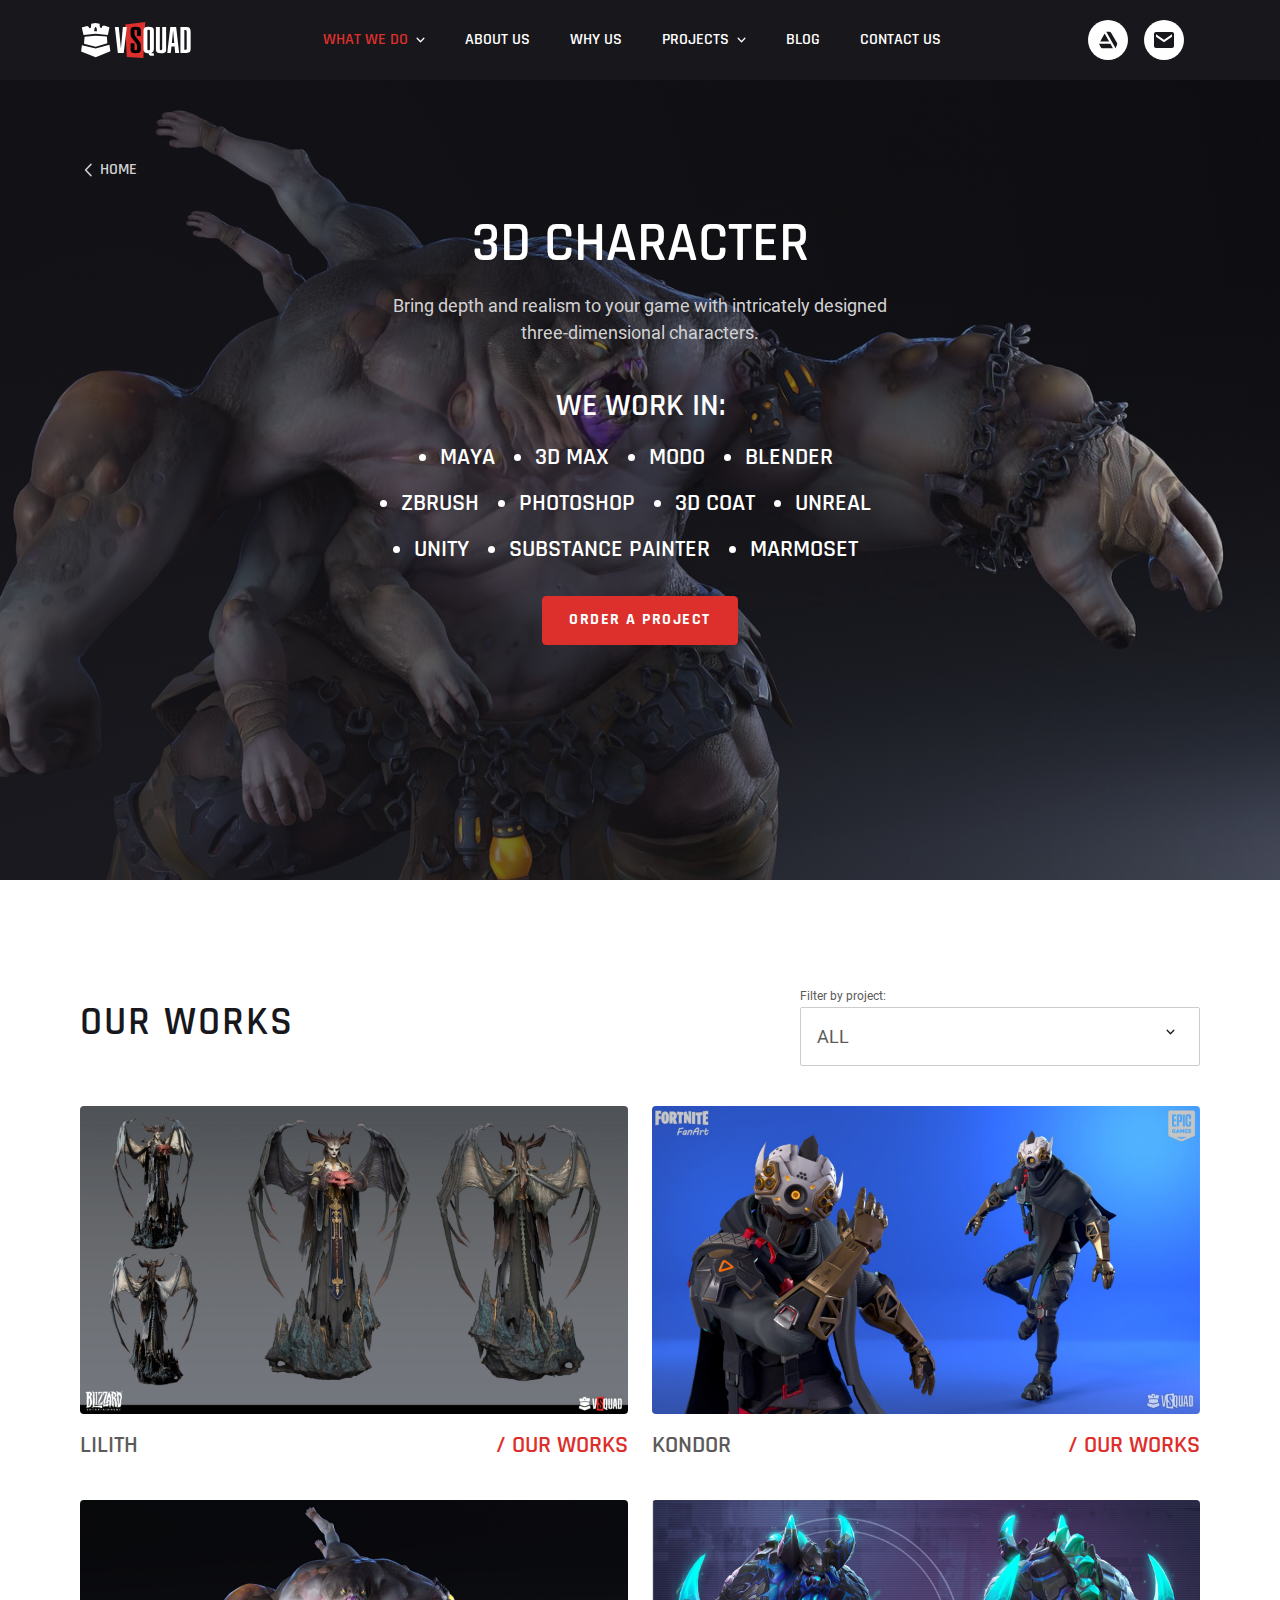
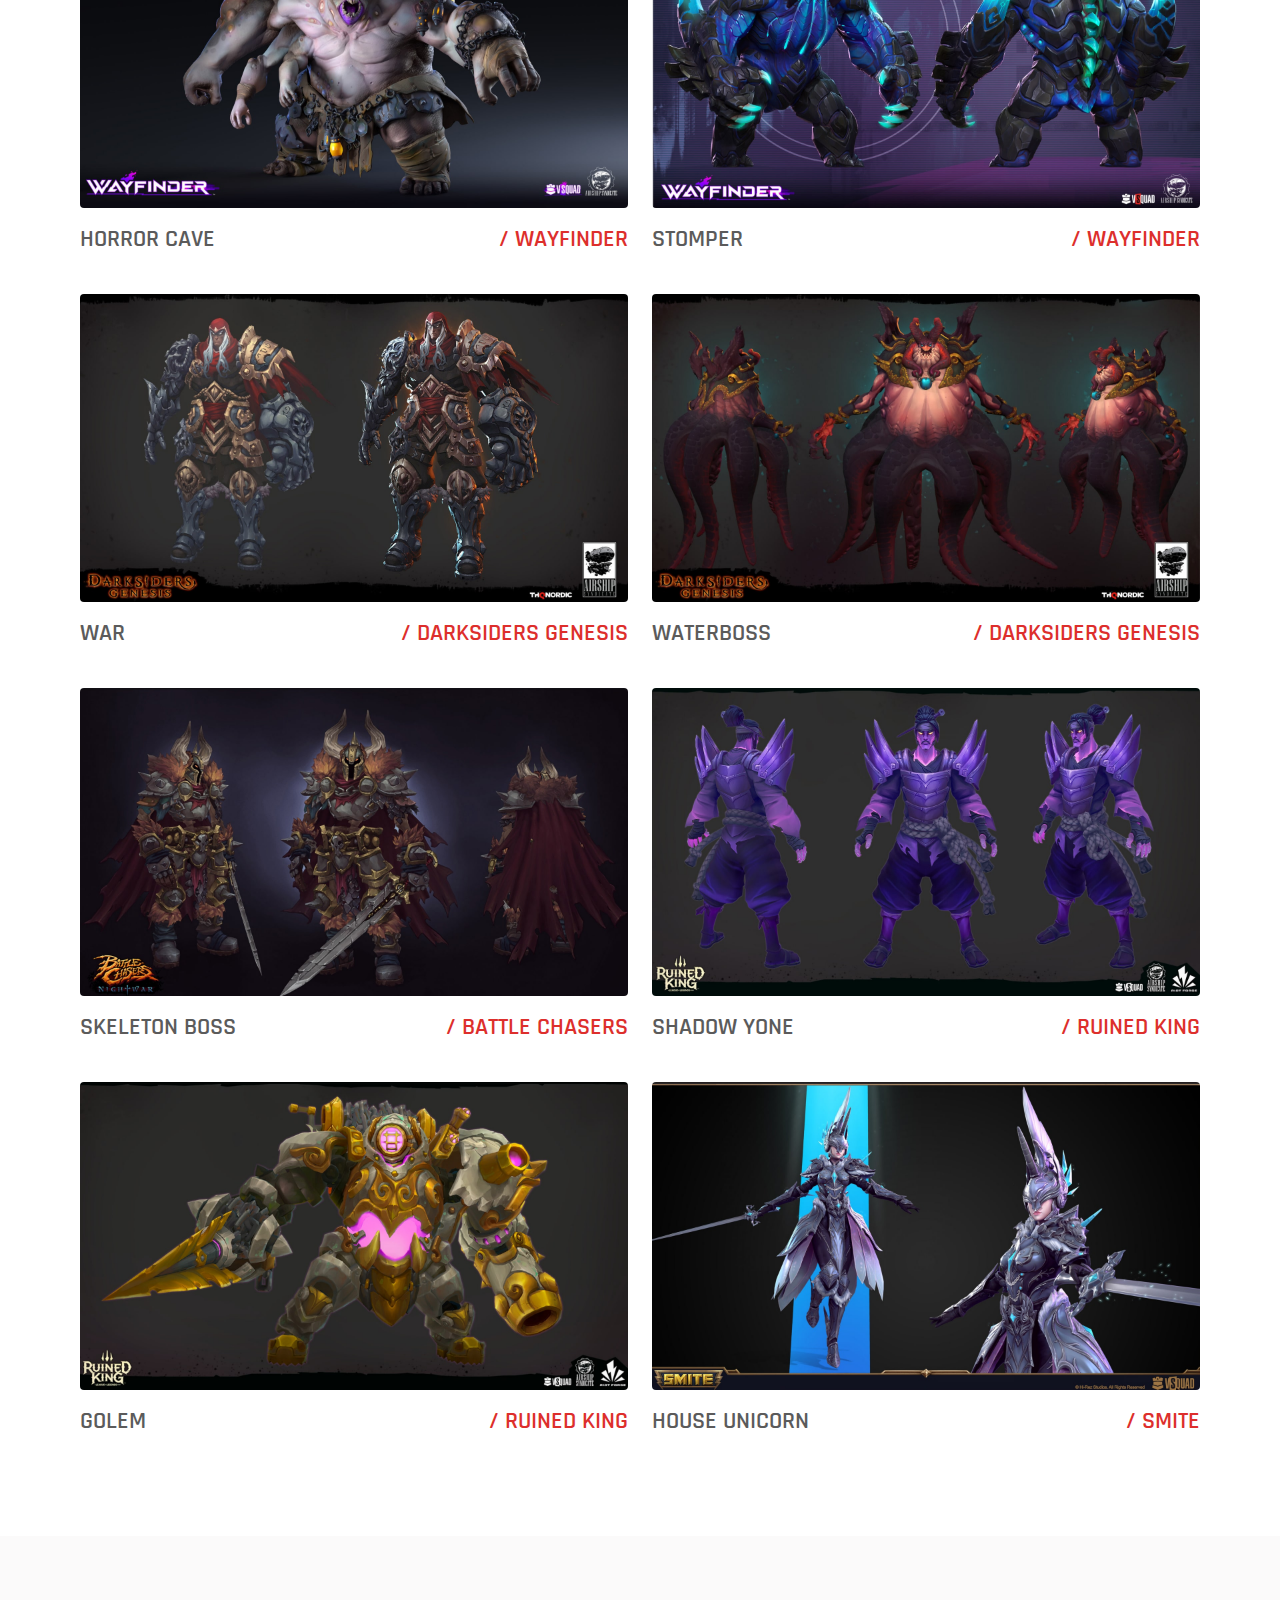
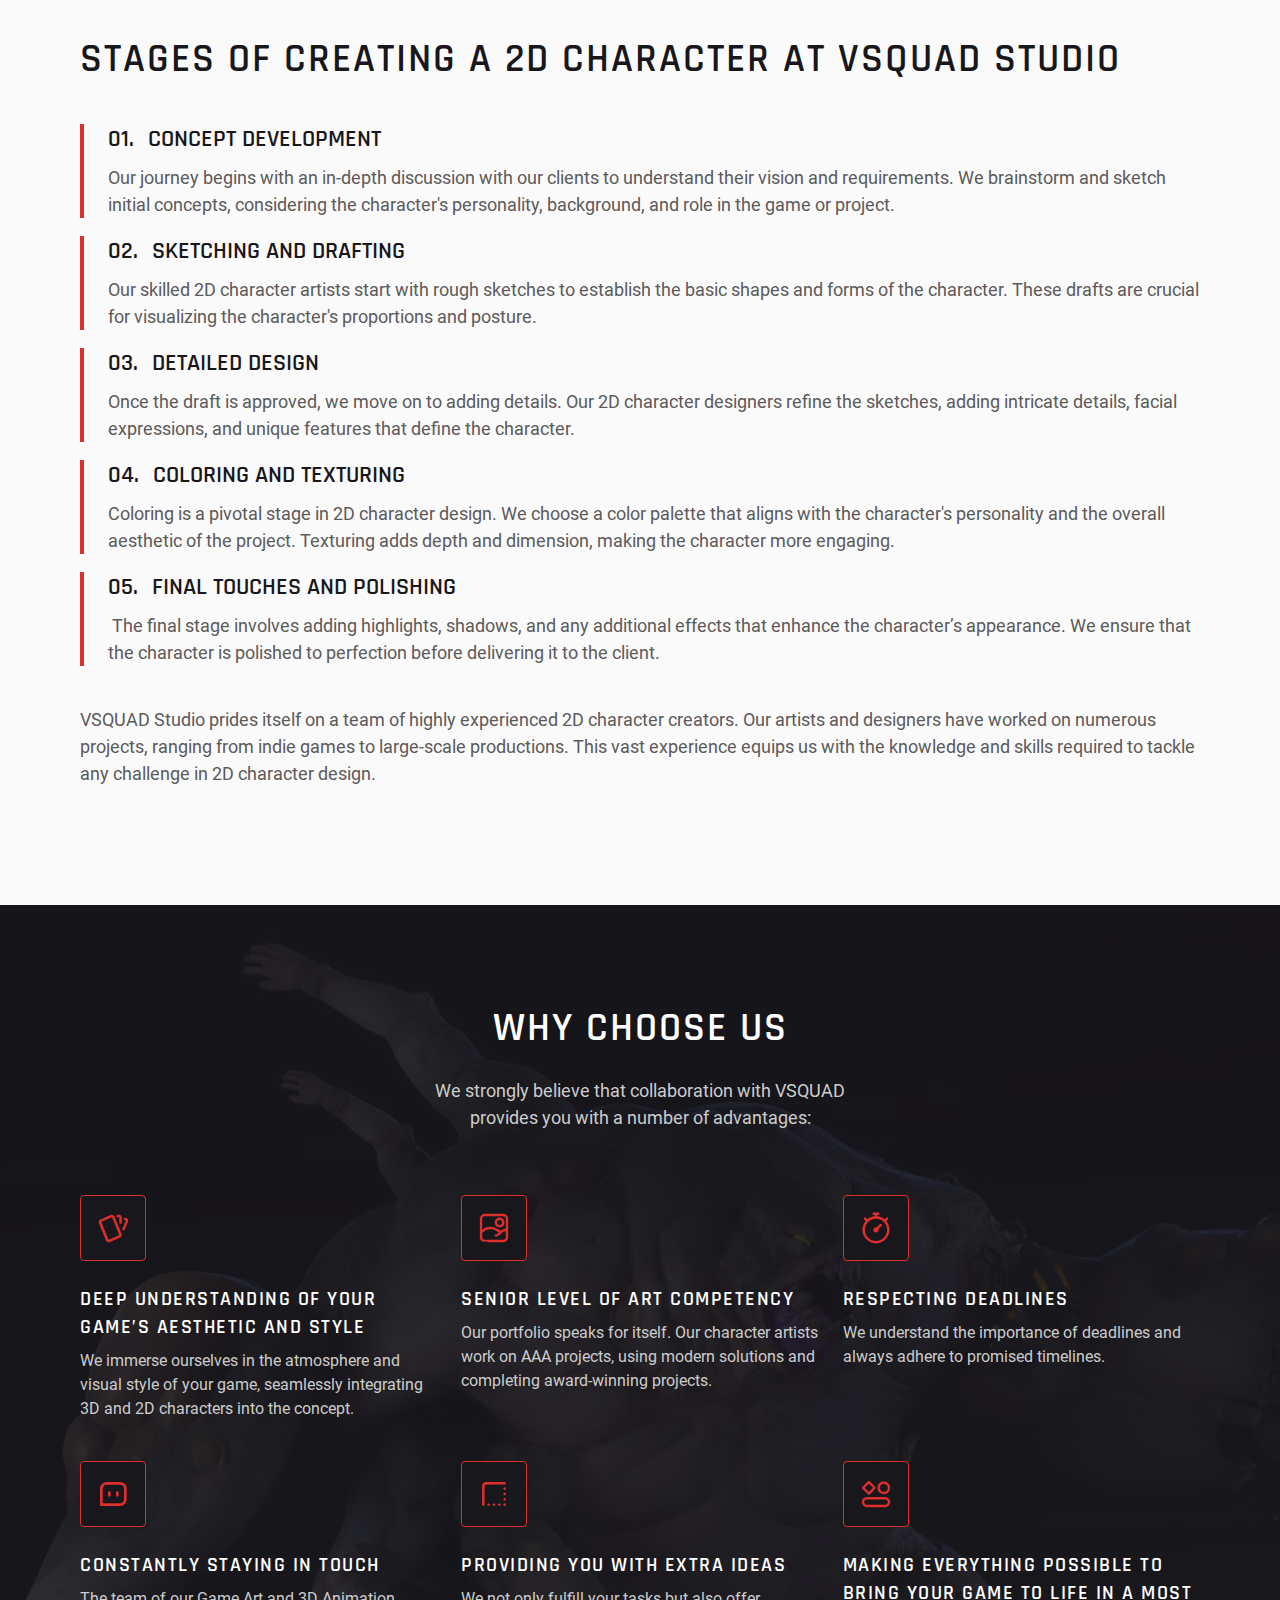
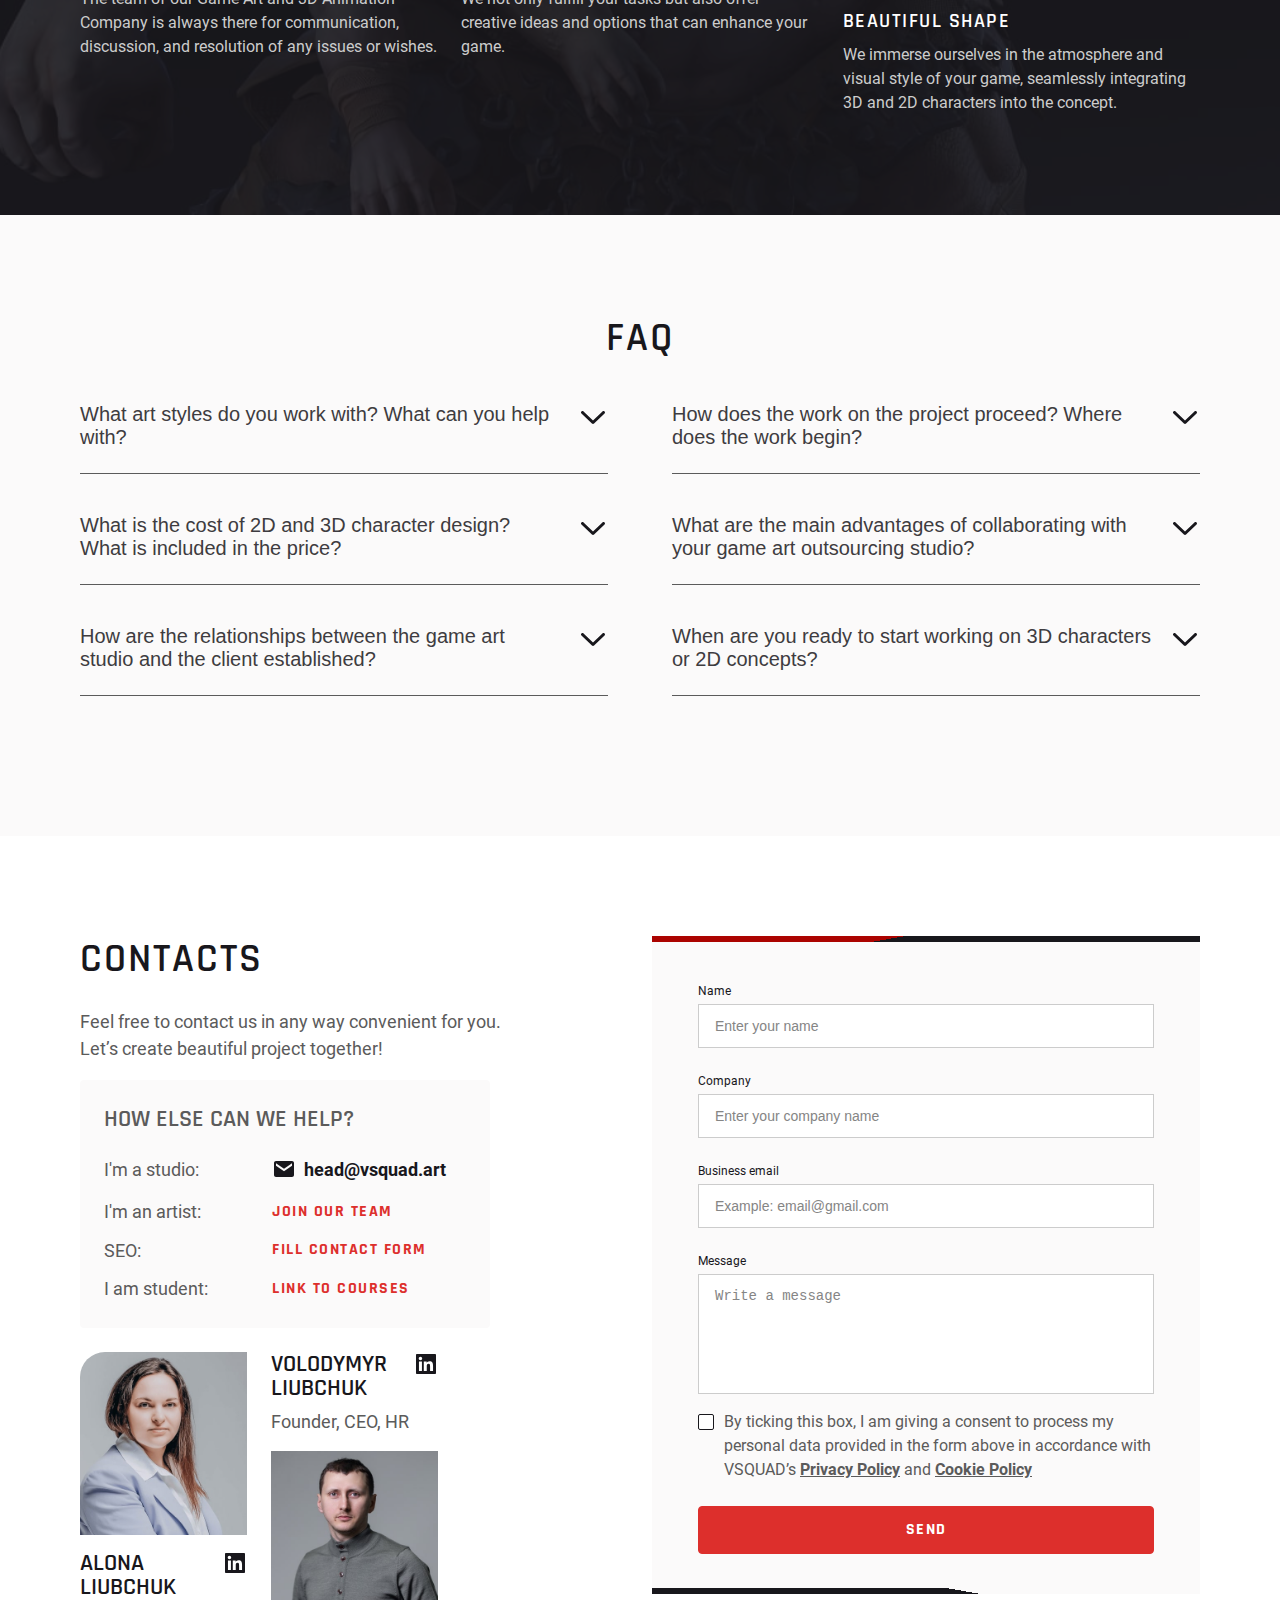
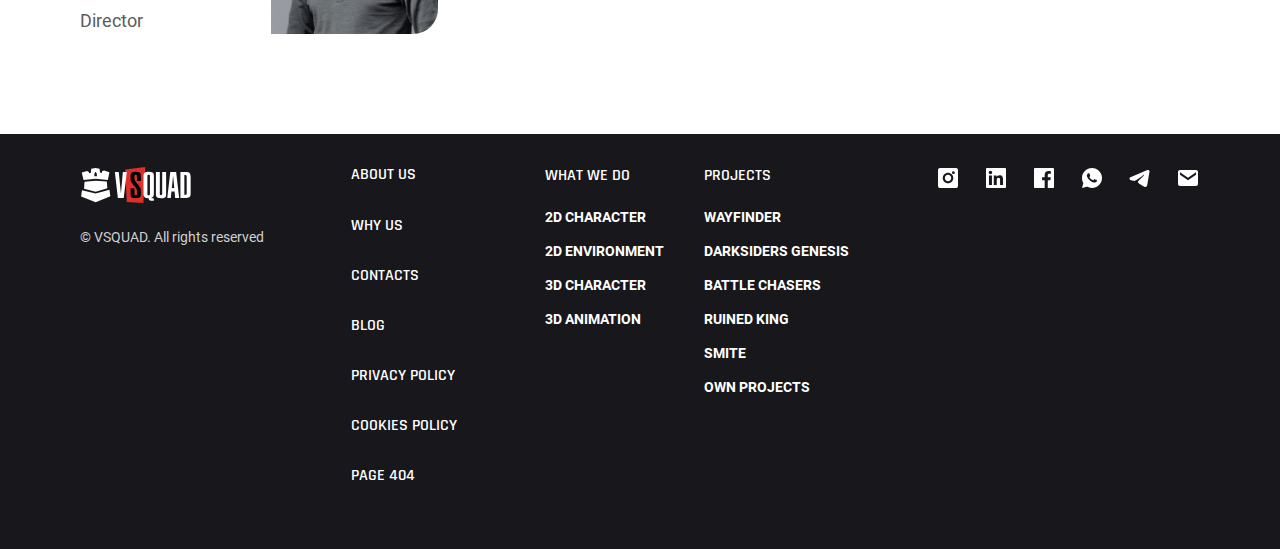
<file: what-we-do/3d-character.html>
<!DOCTYPE html>
<html lang="en">
  <head>
    <meta charset="UTF-8" />
    <meta name="viewport" content="width=device-width, initial-scale=1.0" />
    <link rel="icon" type="image/png" href="../image/favicon.png" />

    <link
      rel="stylesheet"
      href="https://cdn.jsdelivr.net/npm/swiper@11/swiper-bundle.min.css"
    />
    <link rel="stylesheet" href="../css/main.min.css" />
    <title>3D Character</title>
  </head>
  <body>
    <header class="header">
      <div class="header__fixed">
        <div class="container">
          <div class="header__content">
            <div class="header__logo-wrapper">
              <a class="header__logo" href="../index.html">
                <img src="../image/logo_white.svg" alt="VSQuad ART" />
              </a>
            </div>
            <button id="burgerBtn" class="header__burger" type="button">
              <span class="header__burger--line"></span>
            </button>
            <div id="menuNav" class="header__nav-wrapper">
              <nav class="header__navmenu">
                <ul class="header__navmenu-list">
                  <li class="header__navmenu-item dropdown">
                    <a
                      href="#what-we-do"
                      class="dropdown__link link ddBtn active-page"
                    >
                      What we do
                    </a>
                    <ul class="dropdown__list dropdown__list--nav ddList">
                      <li class="dropdown__item">
                        <a
                          href="./what-we-do/3d-character.html"
                          class="dropdown__item-link link"
                        >
                          <span class="dropdown__item-link--title">
                            2D CHARACTER
                          </span>
                          <span class="dropdown__item-link--description">
                            Craft engaging, visually stunning characters to
                            captivate your audience.
                          </span>
                        </a>
                      </li>
                      <li class="dropdown__item">
                        <a
                          href="../what-we-do/3d-character.html"
                          class="dropdown__item-link link"
                        >
                          <span class="dropdown__item-link--title">
                            3D CHARACTER
                          </span>
                          <span class="dropdown__item-link--description">
                            Immerse players in beautifully crafted,
                            two-dimensional worlds, each with its unique
                            atmosphere.
                          </span>
                        </a>
                      </li>
                      <li class="dropdown__item">
                        <a
                          href="../what-we-do/3d-character.html"
                          class="dropdown__item-link link"
                        >
                          <span class="dropdown__item-link--title">
                            2D ENVIRONMENT
                          </span>
                          <span class="dropdown__item-link--description">
                            Bring depth and realism to your game with
                            intricately designed three-dimensional characters.
                          </span>
                        </a>
                      </li>
                      <li class="dropdown__item">
                        <a
                          href="../what-we-do/3d-character.html"
                          class="dropdown__item-link link"
                        >
                          <span class="dropdown__item-link--title">
                            3D ENVIRONMENT
                          </span>
                          <span class="dropdown__item-link--description">
                            Create expansive, lifelike three-dimensional
                            settings that offer an unparalleled gaming
                            experience.
                          </span>
                        </a>
                      </li>
                      <li class="dropdown__item">
                        <a
                          href="../what-we-do/3d-character.html"
                          class="dropdown__item-link link"
                        >
                          <span class="dropdown__item-link--title">
                            3D ANIMATION
                          </span>
                          <span class="dropdown__item-link--description">
                            Infuse dynamic, fluid movements into your characters
                            and environments, making your game world truly come
                            to life.
                          </span>
                        </a>
                      </li>
                    </ul>
                  </li>
                  <li class="header__navmenu-item">
                    <a href="../index.html/#about" class="link">About us</a>
                  </li>
                  <li class="header__navmenu-item">
                    <a href="../index.html/#why-su" class="link">Why us</a>
                  </li>
                  <li class="header__navmenu-item dropdown">
                    <a href="#prijects" class="dropdown__link link ddBtn">
                      Projects
                    </a>
                    <ul class="dropdown__list dropdown__list--nav ddList">
                      <li class="dropdown__item">
                        <a
                          href="../projects/wayfinder.html"
                          class="dropdown__item-link link"
                        >
                          <span class="dropdown__item-link--title">
                            WAYFINDER
                          </span>
                          <span class="dropdown__item-link--description">
                            We working on this project as 3D artists creating
                            characters.
                          </span>
                        </a>
                      </li>
                      <li class="dropdown__item">
                        <a
                          href="../projects/wayfinder.html"
                          class="dropdown__item-link link"
                        >
                          <span class="dropdown__item-link--title">
                            Darksiders Genesis
                          </span>
                          <span class="dropdown__item-link--description">
                            We worked on this project as 3D designers creating
                            characters.
                          </span>
                        </a>
                      </li>
                      <li class="dropdown__item">
                        <a
                          href="../projects/wayfinder.html"
                          class="dropdown__item-link link"
                        >
                          <span class="dropdown__item-link--title">
                            Battle Chasers
                          </span>
                          <span class="dropdown__item-link--description">
                            We worked on this project as 3D designers creating
                            characters, monsters and environment.
                          </span>
                        </a>
                      </li>
                      <li class="dropdown__item">
                        <a
                          href="../projects/wayfinder.html"
                          class="dropdown__item-link link"
                        >
                          <span class="dropdown__item-link--title">
                            Ruined King
                          </span>
                          <span class="dropdown__item-link--description">
                            We worked on this project as 3D designers creating
                            characters, monsters and weapon.
                          </span>
                        </a>
                      </li>
                      <li class="dropdown__item">
                        <a
                          href="../projects/wayfinder.html"
                          class="dropdown__item-link link"
                        >
                          <span class="dropdown__item-link--title">
                            SMITE
                          </span>
                          <span class="dropdown__item-link--description">
                            We worked on this project as 3D designers creating
                            characters.
                          </span>
                        </a>
                      </li>
                    </ul>
                  </li>
                  <li class="header__navmenu-item">
                    <a href="../blog.html" class="link">Blog</a>
                  </li>
                  <li class="header__navmenu-item">
                    <a href="../contacts.html" class="link">Contact us</a>
                  </li>
                </ul>
              </nav>
              <div class="header__social-icon">
                <a href="#artstation" class="social-circle" target="_blank">
                  <svg class="social-circle__icons" width="24px" height="24px">
                    <use href="../image/sprite.svg#icon-artstation"></use>
                  </svg>
                </a>
                <a href="mailto:user@email.com" class="social-circle">
                  <svg class="social-circle__icons" width="24px" height="24px">
                    <use href="../image/sprite.svg#icon-email"></use>
                  </svg>
                </a>
              </div>
            </div>
          </div>
        </div>
      </div>
    </header>
    <main>
      <section class="first-screen-wwd">
        <div class="container">
          <div class="first-screen-wwd__go-home go-home">
            <a class="go-home__link go-home__link--light" href="../index.html">
              <svg class="go-home__icon" width="16px" height="16px">
                <use href="../image/sprite.svg#icon-arrow"></use>
              </svg>
              Home
            </a>
          </div>
          <div class="first-screen-wwd__content">
            <h1 class="first-screen-wwd__heading title-h1">3D CHARACTER</h1>
            <p class="first-screen-wwd__description">
              Bring depth and realism to your game with intricately designed
              three-dimensional characters.
            </p>
            <h2 class="first-screen-wwd__we-work-in title-h4">We work in:</h2>
            <ul class="first-screen-wwd__in-list title-h5">
              <li class="first-screen-wwd__in-item">Maya</li>
              <li class="first-screen-wwd__in-item">3d max</li>
              <li class="first-screen-wwd__in-item">Modo</li>
              <li class="first-screen-wwd__in-item">Blender</li>
              <li class="first-screen-wwd__in-item">Zbrush</li>
              <li class="first-screen-wwd__in-item">Photoshop</li>
              <li class="first-screen-wwd__in-item">3D coat</li>
              <li class="first-screen-wwd__in-item">Unreal</li>
              <li class="first-screen-wwd__in-item">Unity</li>
              <li class="first-screen-wwd__in-item">Substance painter</li>
              <li class="first-screen-wwd__in-item">Marmoset</li>
            </ul>
            <button
              class="first-screen-wwd__btn button button--red modal-btn-open"
            >
              ORDER A PROJECT
            </button>
          </div>
        </div>
      </section>

      <section class="our-works-wwd section">
        <div class="container">
          <div class="our-works-wwd__heading-wrapper">
            <h2
              class="our-works-wwd__heading section__heading title-h2 section__heading--dark"
            >
              Our Works
            </h2>
            <div class="our-works-wwd__filter">
              <div class="filter-projects">
                <span class="filter-projects__title">Filter by project:</span>
                <div class="filter-projects__select" id="filterDropdown">
                  <div class="filter-projects__selected select-selected">
                    All
                  </div>
                  <div class="filter-projects__items select-items select-hide">
                    <div
                      id="defaultFilterOption"
                      class="filter-projects__option select-option"
                      onclick="filterSelection('all', this)"
                    >
                      All
                    </div>
                    <div
                      class="filter-projects__option select-option"
                      onclick="filterSelection('wayfinder', this)"
                    >
                      WAYFINDER
                    </div>
                    <div
                      class="filter-projects__option select-option"
                      onclick="filterSelection('darksiders-genesis', this)"
                    >
                      Darksiders Genesis
                    </div>
                    <div
                      class="filter-projects__option select-option"
                      onclick="filterSelection('battle-chasers', this)"
                    >
                      Battle Chasers
                    </div>
                    <div
                      class="filter-projects__option select-option"
                      onclick="filterSelection('ruined-king', this)"
                    >
                      Ruined King
                    </div>
                    <div
                      class="filter-projects__option select-option"
                      onclick="filterSelection('smite', this)"
                    >
                      SMITE
                    </div>
                    <div
                      class="filter-projects__option select-option"
                      onclick="filterSelection('our-works', this)"
                    >
                      Our works
                    </div>
                  </div>
                </div>
              </div>
            </div>
          </div>
          <div class="our-works-wwd__lightbox lightbox">
            <div class="lightbox__content filterDiv our-works">
              <div class="lightbox__image-wrapper">
                <img
                  class="lightbox__image lightbox-image"
                  src="../image/our-work/lilith-min.jpg"
                  alt="Lilith"
                  data-link="#link-to-artstation-Lilith"
                />
              </div>
              <div class="lightbox__heading-wrapper-line">
                <p class="lightbox__heading title-h5">Lilith</p>
                <p class="lightbox__project title-h5">/ Our works</p>
              </div>
            </div>
            <div class="lightbox__content filterDiv our-works">
              <div class="lightbox__image-wrapper">
                <img
                  class="lightbox__image lightbox-image"
                  src="../image/our-work/kondor-min.jpg"
                  alt="Lilith"
                  data-link="#link-to-artstation-Kondor"
                />
              </div>
              <div class="lightbox__heading-wrapper-line">
                <p class="lightbox__heading title-h5">Kondor</p>
                <p class="lightbox__project title-h5">/ Our works</p>
              </div>
            </div>
            <div class="lightbox__content filterDiv wayfinder">
              <div class="lightbox__image-wrapper">
                <img
                  class="lightbox__image lightbox-image"
                  src="../image/our-work/horror-cave-min.jpg"
                  alt="Lilith"
                  data-link="#link-to-artstation-Horror-Cave"
                />
              </div>
              <div class="lightbox__heading-wrapper-line">
                <p class="lightbox__heading title-h5">Horror Cave</p>
                <p class="lightbox__project title-h5">/ WAYFINDER</p>
              </div>
            </div>
            <div class="lightbox__content filterDiv wayfinder">
              <div class="lightbox__image-wrapper">
                <img
                  class="lightbox__image lightbox-image"
                  src="../image/our-work/stomper-min.jpg"
                  alt="Hollow"
                  data-link="#link-to-artstation-Stomper"
                />
              </div>
              <div class="lightbox__heading-wrapper-line">
                <p class="lightbox__heading title-h5">Stomper</p>
                <p class="lightbox__project title-h5">/ WAYFINDER</p>
              </div>
            </div>
            <div class="lightbox__content filterDiv darksiders-genesis">
              <div class="lightbox__image-wrapper">
                <img
                  class="lightbox__image lightbox-image"
                  src="../image/our-work/war-min.jpg"
                  alt="Horror Cave"
                  data-link="#link-to-artstation-WAR"
                />
              </div>
              <div class="lightbox__heading-wrapper-line">
                <p class="lightbox__heading title-h5">WAR</p>
                <p class="lightbox__project title-h5">/ Darksiders Genesis</p>
              </div>
            </div>
            <div class="lightbox__content filterDiv darksiders-genesis">
              <div class="lightbox__image-wrapper">
                <img
                  class="lightbox__image lightbox-image"
                  src="../image/our-work/waterboss-min.jpg"
                  alt="Axe"
                  data-link="#link-to-artstation-WaterBoss"
                />
              </div>
              <div class="lightbox__heading-wrapper-line">
                <p class="lightbox__heading title-h5">WaterBoss</p>
                <p class="lightbox__project title-h5">/ Darksiders Genesis</p>
              </div>
            </div>
            <div class="lightbox__content filterDiv battle-chasers">
              <div class="lightbox__image-wrapper">
                <img
                  class="lightbox__image lightbox-image"
                  src="../image/our-work/skeloton-boss-min.jpg"
                  alt="Skeleton Boss"
                  data-link="#link-to-artstation-Skeleton-Boss"
                />
              </div>
              <div class="lightbox__heading-wrapper-line">
                <p class="lightbox__heading title-h5">Skeleton Boss</p>
                <p class="lightbox__project title-h5">/ Battle Chasers</p>
              </div>
            </div>
            <div class="lightbox__content filterDiv ruined-king">
              <div class="lightbox__image-wrapper">
                <img
                  class="lightbox__image lightbox-image"
                  src="../image/our-work/shadow-yone-min.jpg"
                  alt="Shadow Yone"
                  data-link="#link-to-artstation-Shadow-Yone"
                />
              </div>
              <div class="lightbox__heading-wrapper-line">
                <p class="lightbox__heading title-h5">Shadow Yone</p>
                <p class="lightbox__project title-h5">/ Ruined King</p>
              </div>
            </div>
            <div class="lightbox__content filterDiv ruined-king">
              <div class="lightbox__image-wrapper">
                <img
                  class="lightbox__image lightbox-image"
                  src="../image/our-work/golem-min.jpg"
                  alt="Golem"
                  data-link="#link-to-artstation-Golem"
                />
              </div>
              <div class="lightbox__heading-wrapper-line">
                <p class="lightbox__heading title-h5">Golem</p>
                <p class="lightbox__project title-h5">/ Ruined King</p>
              </div>
            </div>
            <div class="lightbox__content filterDiv smite">
              <div class="lightbox__image-wrapper">
                <img
                  class="lightbox__image lightbox-image"
                  src="../image/our-work/house-unicorn-min.jpg"
                  alt="House Unicorn"
                  data-link="#link-to-artstation-House-Unicorn"
                />
              </div>
              <div class="lightbox__heading-wrapper-line">
                <p class="lightbox__heading title-h5">House Unicorn</p>
                <p class="lightbox__project title-h5">/ SMITE</p>
              </div>
            </div>
          </div>
        </div>
      </section>

      <section class="stages section">
        <div class="container">
          <h2
            class="stages__heading section__heading title-h2 section__heading--dark section__heading--only"
          >
            Stages of Creating a 2D Character at VSQUAD Studio
          </h2>

          <ol class="stages__list">
            <li class="stages__item">
              <p class="stages__title title-h5-big">Concept Development</p>
              <p class="stages__content">
                Our journey begins with an in-depth discussion with our clients
                to understand their vision and requirements. We brainstorm and
                sketch initial concepts, considering the character's
                personality, background, and role in the game or project.
              </p>
            </li>
            <li class="stages__item">
              <p class="stages__title title-h5-big">Sketching and Drafting</p>
              <p class="stages__content">
                Our skilled 2D character artists start with rough sketches to
                establish the basic shapes and forms of the character. These
                drafts are crucial for visualizing the character's proportions
                and posture.
              </p>
            </li>
            <li class="stages__item">
              <p class="stages__title title-h5-big">Detailed Design</p>
              <p class="stages__content">
                Once the draft is approved, we move on to adding details. Our 2D
                character designers refine the sketches, adding intricate
                details, facial expressions, and unique features that define the
                character.
              </p>
            </li>
            <li class="stages__item">
              <p class="stages__title title-h5-big">Coloring and Texturing</p>
              <p class="stages__content">
                Coloring is a pivotal stage in 2D character design. We choose a
                color palette that aligns with the character's personality and
                the overall aesthetic of the project. Texturing adds depth and
                dimension, making the character more engaging.
              </p>
            </li>
            <li class="stages__item">
              <p class="stages__title title-h5-big">
                Final Touches and Polishing
              </p>
              <p class="stages__content">
                 The final stage involves adding highlights, shadows, and any
                additional effects that enhance the character’s appearance. We
                ensure that the character is polished to perfection before
                delivering it to the client.
              </p>
            </li>
          </ol>

          <p class="stages__text">
            VSQUAD Studio prides itself on a team of highly experienced 2D
            character creators. Our artists and designers have worked on
            numerous projects, ranging from indie games to large-scale
            productions. This vast experience equips us with the knowledge and
            skills required to tackle any challenge in 2D character design. 
          </p>
        </div>
      </section>

      <section class="why-us section">
        <div class="container">
          <div class="why-us__content">
            <h2
              class="section__heading title-h2 section__heading--white section__heading--center"
            >
              Why choose us
            </h2>
            <div class="why-us__description">
              <p>
                We strongly believe that collaboration with VSQUAD provides you
                with a number of advantages:
              </p>
            </div>
            <div class="why-us__wrapper">
              <div class="why-us__card">
                <div class="why-us__card-icon">
                  <svg class="why-us__card-svg" width="32px" height="32px">
                    <use href="../image/sprite.svg#icon-cards"></use>
                  </svg>
                </div>
                <p class="title-h6 why-us__card-heading">
                  Deep understanding of your game’s aesthetic and style
                </p>
                <p class="why-us__card-text">
                  We immerse ourselves in the atmosphere and visual style of
                  your game, seamlessly integrating 3D and 2D characters into
                  the concept.
                </p>
              </div>
              <div class="why-us__card">
                <div class="why-us__card-icon">
                  <svg class="why-us__card-svg" width="32px" height="32px">
                    <use href="../image/sprite.svg#icon-image"></use>
                  </svg>
                </div>
                <p class="title-h6 why-us__card-heading">
                  Senior level of art competency
                </p>
                <p class="why-us__card-text">
                  Our portfolio speaks for itself. Our character artists work on
                  AAA projects, using modern solutions and completing
                  award-winning projects.
                </p>
              </div>
              <div class="why-us__card">
                <div class="why-us__card-icon">
                  <svg class="why-us__card-svg" width="32px" height="32px">
                    <use href="../image/sprite.svg#icon-stopwatch"></use>
                  </svg>
                </div>
                <p class="title-h6 why-us__card-heading">
                  Respecting deadlines
                </p>
                <p class="why-us__card-text">
                  We understand the importance of deadlines and always adhere to
                  promised timelines.
                </p>
              </div>
              <div class="why-us__card">
                <div class="why-us__card-icon">
                  <svg class="why-us__card-svg" width="32px" height="32px">
                    <use href="../image/sprite.svg#icon-chat"></use>
                  </svg>
                </div>
                <p class="title-h6 why-us__card-heading">
                  Constantly staying in touch
                </p>
                <p class="why-us__card-text">
                  The team of our Game Art and 3D Animation Company is always
                  there for communication, discussion, and resolution of any
                  issues or wishes.
                </p>
              </div>
              <div class="why-us__card">
                <div class="why-us__card-icon">
                  <svg class="why-us__card-svg" width="32px" height="32px">
                    <use href="../image/sprite.svg#icon-ideas"></use>
                  </svg>
                </div>
                <p class="title-h6 why-us__card-heading">
                  Providing you with extra ideas
                </p>
                <p class="why-us__card-text">
                  We not only fulfill your tasks but also offer creative ideas
                  and options that can enhance your game.
                </p>
              </div>
              <div class="why-us__card">
                <div class="why-us__card-icon">
                  <svg class="why-us__card-svg" width="32px" height="32px">
                    <use href="../image/sprite.svg#icon-game"></use>
                  </svg>
                </div>
                <p class="title-h6 why-us__card-heading">
                  Making everything possible to bring your game to life in a
                  most beautiful shape
                </p>
                <p class="why-us__card-text">
                  We immerse ourselves in the atmosphere and visual style of
                  your game, seamlessly integrating 3D and 2D characters into
                  the concept.
                </p>
              </div>
            </div>
          </div>
        </div>
      </section>

      <section class="faq section">
        <div class="container">
          <h2
            class="section__heading title-h2 section__heading--dark section__heading--only section__heading--center"
          >
            FAQ
          </h2>
          <div class="faq__wrapper text-in-two-column">
            <div class="accordion">
              <button type="button" class="accordionBtn accordion__title">
                What art styles do you work with? What can you help with?
                <svg class="accordion__icon" width="30" height="30">
                  <use href="../image/sprite.svg#icon-arrow"></use>
                </svg>
              </button>
              <div class="accordionText accordion__panel">
                We work with stylized and semi-realistic styles.
              </div>
            </div>
            <div class="accordion">
              <button type="button" class="accordionBtn accordion__title">
                How does the work on the project proceed? Where does the work
                begin?
                <svg class="accordion__icon" width="30" height="30">
                  <use href="../image/sprite.svg#icon-arrow"></use>
                </svg>
              </button>
              <div class="accordionText accordion__panel">
                You send us a request, we contact you back, discuss needs,
                tasks, concepts, and other details. We start working on a
                project, create a prototype, and finalize it until completion.
              </div>
            </div>
            <div class="accordion">
              <button type="button" class="accordionBtn accordion__title">
                What is the cost of 2D and 3D character design? What is included
                in the price?
                <svg class="accordion__icon" width="30" height="30">
                  <use href="../image/sprite.svg#icon-arrow"></use>
                </svg>
              </button>
              <div class="accordionText accordion__panel">
                The cost is calculated individually for each project. Submit
                your request and we will estimate the budget for your project.
              </div>
            </div>
            <div class="accordion">
              <button type="button" class="accordionBtn accordion__title">
                What are the main advantages of collaborating with your game art
                outsourcing studio?
                <svg class="accordion__icon" width="30" height="30">
                  <use href="../image/sprite.svg#icon-arrow"></use>
                </svg>
              </button>
              <div class="accordionText accordion__panel">
                Working in with VSQUAD ensures the aesthetics and style of your
                game, the highest level of artistic competence, adherence to
                deadlines, constant availability for communication, provision of
                additional ideas, and maximum efforts to bring your game to life
                in the most attractive shape.
              </div>
            </div>
            <div class="accordion">
              <button type="button" class="accordionBtn accordion__title">
                How are the relationships between the game art studio and the
                client established?
                <svg class="accordion__icon" width="30" height="30">
                  <use href="../image/sprite.svg#icon-arrow"></use>
                </svg>
              </button>
              <div class="accordionText accordion__panel">
                When we start our collaboration, we sign a contract, discuss all
                requirements, expectations, and begin work.
              </div>
            </div>
            <div class="accordion">
              <button type="button" class="accordionBtn accordion__title">
                When are you ready to start working on 3D characters or 2D
                concepts?
                <svg class="accordion__icon" width="30" height="30">
                  <use href="../image/sprite.svg#icon-arrow"></use>
                </svg>
              </button>
              <div class="accordionText accordion__panel">
                Before we start, it is important for us to conduct an initial
                briefing, discuss details, and learn about the concept and
                preferences. After that, we will prepare a proposal. Once agreed
                upon, we are ready to start!
              </div>
            </div>
          </div>
        </div>
      </section>

      <section id="contacts" class="contacts section">
        <div class="container">
          <div class="contacts__wrapper">
            <div class="contacts__content">
              <h2 class="section__heading section__heading--dark title-h2">
                Contacts
              </h2>
              <p>
                Feel free to contact us in any way convenient for you. Let’s
                create beautiful project together!
              </p>
              <div class="contacts__links-wrapper">
                <h3 class="contacts__links-heading title-h5">
                  How else can we help?
                </h3>
                <p class="contacts__links-text">
                  I'm a studio:
                  <a
                    class="contacts__links contacts__links--email social-black"
                    href="mailto:head@vsquad.art"
                  >
                    <svg class="social-black__icons" width="24px" height="24px">
                      <use href="../image/sprite.svg#icon-email"></use>
                    </svg>
                    head@vsquad.art
                  </a>
                </p>
                <p class="contacts__links-text">
                  I'm an artist:
                  <a
                    class="contacts__links button button--transparent"
                    href="#"
                  >
                    Join our team
                  </a>
                </p>
                <p class="contacts__links-text">
                  SEO:
                  <a
                    class="contacts__links button button--transparent"
                    href="#"
                  >
                    FIll Contact form
                  </a>
                </p>
                <p class="contacts__links-text">
                  I am student:
                  <a
                    class="contacts__links button button--transparent"
                    href="#"
                  >
                    Link to courses
                  </a>
                </p>
              </div>
              <div class="contacts__photos">
                <div class="contacts__photo">
                  <img src="../image/alona.jpg" alt="Alona Liubchuk" />
                  <div class="contacts__name-wrapper">
                    <p class="contacts__name title-h5">Alona Liubchuk</p>
                    <p class="contacts__speciality">Director</p>
                    <a class="contacts__linkedin social-black" href="#">
                      <svg
                        class="social-black__icons"
                        width="24px"
                        height="24px"
                      >
                        <use href="../image/sprite.svg#icon-linkedin"></use>
                      </svg>
                    </a>
                  </div>
                </div>
                <div class="contacts__photo">
                  <div class="contacts__name-wrapper">
                    <p class="contacts__name title-h5">Volodymyr Liubchuk</p>
                    <p class="contacts__speciality">Founder, CEO, HR</p>
                    <a class="contacts__linkedin social-black" href="#">
                      <svg
                        class="social-black__icons"
                        width="24px"
                        height="24px"
                      >
                        <use href="../image/sprite.svg#icon-linkedin"></use>
                      </svg>
                    </a>
                  </div>
                  <img src="../image/volodymyr.jpg" alt="Volodymyr Liubchuk" />
                </div>
              </div>
            </div>
            <div class="contacts__form">
              <form class="form" action="" method="post">
                <div class="contacts__form-wrapper">
                  <label class="form__label">
                    Name
                    <input
                      class="form__input"
                      type="text"
                      name="name"
                      id="user-name"
                      placeholder="Enter your name"
                    />
                  </label>
                  <label class="form__label">
                    Company
                    <input
                      class="form__input"
                      type="text"
                      name="company"
                      id="user-company"
                      placeholder="Enter your company name"
                    />
                  </label>
                  <label class="form__label">
                    Business email
                    <input
                      class="form__input"
                      type="email"
                      name="email"
                      id="user-email"
                      placeholder="Example: email@gmail.com"
                    />
                  </label>
                  <label class="form__label">
                    Message
                    <textarea
                      class="form__textarea"
                      name="message"
                      id="user-message"
                      placeholder="Write a message"
                    ></textarea>
                  </label>
                </div>

                <div class="contacts__form-policy form__policy">
                  <input
                    class="form__checkbox-input visually-hidden"
                    type="checkbox"
                    id="checkbox-terms"
                    name="checkbox-terms"
                  />
                  <label class="form__checkbox-label" for="checkbox-terms">
                    <span>
                      By ticking this box, I am giving a consent to process my
                      personal data provided in the form above in accordance
                      with VSQUAD’s
                      <a target="_blank" href="#">Privacy Policy</a>
                      and
                      <a href="#" target="_blank">Cookie Policy</a>
                    </span>
                  </label>
                </div>

                <button
                  class="contacts__form-btn button button--red"
                  type="submit"
                >
                  Send
                </button>
              </form>
            </div>
          </div>
        </div>
      </section>
    </main>
    <footer class="footer">
      <div class="container">
        <div class="footer__wrapper">
          <div class="footer__logo">
            <a class="footer__logo-image" href="../index.html">
              <img src="../image/logo_white.svg" alt="logo" />
            </a>
            <p class="footer__copy">&copy; VSQUAD. All rights reserved</p>
          </div>
          <nav class="footer__menu">
            <ul>
              <li><a class="footer__menu-link link" href="#">About us</a></li>
              <li><a class="footer__menu-link link" href="#">WHY US</a></li>
              <li>
                <a class="footer__menu-link link" href="../contacts.html">
                  Contacts
                </a>
              </li>
              <li>
                <a class="footer__menu-link link" href="../blog.html">Blog</a>
              </li>
              <li>
                <a class="footer__menu-link link" href="../text.html">
                  Privacy Policy
                </a>
              </li>
              <li>
                <a class="footer__menu-link link" href="../text.html">
                  Cookies Policy
                </a>
              </li>
              <li>
                <a class="footer__menu-link link" href="../404.html">
                  Page 404
                </a>
              </li>
            </ul>
          </nav>
          <div class="footer__submenu">
            <nav class="footer__list">
              <p class="footer__sub-heading title-h7">What we do</p>
              <ul>
                <li>
                  <a class="footer__submenu-link" href="#">2D CHARACTER</a>
                </li>
                <li>
                  <a class="footer__submenu-link" href="#">2D ENVIRONMENT</a>
                </li>
                <li>
                  <a class="footer__submenu-link" href="#">3D CHARACTER</a>
                </li>
                <li>
                  <a class="footer__submenu-link" href="#">3D ANIMATION</a>
                </li>
              </ul>
            </nav>
            <nav class="footer__list">
              <p class="footer__sub-heading title-h7">Projects</p>
              <ul>
                <li><a class="footer__submenu-link" href="#">WAYFINDER</a></li>
                <li>
                  <a class="footer__submenu-link" href="#">
                    DARKSIDERS GENESIS
                  </a>
                </li>
                <li>
                  <a class="footer__submenu-link" href="#">BATTLE CHASERS</a>
                </li>
                <li>
                  <a class="footer__submenu-link" href="#">RUINED KING</a>
                </li>
                <li><a class="footer__submenu-link" href="#">SMITE</a></li>
                <li>
                  <a class="footer__submenu-link" href="#">OWN PROJECTS</a>
                </li>
              </ul>
            </nav>
          </div>
          <div class="footer__social">
            <a href="#" class="social" target="_blank">
              <svg class="social__icons" width="24px" height="24px">
                <use href="../image/sprite.svg#icon-instagram"></use>
              </svg>
            </a>
            <a href="#" class="social" target="_blank">
              <svg class="social__icons" width="24px" height="24px">
                <use href="../image/sprite.svg#icon-linkedin"></use>
              </svg>
            </a>
            <a href="#" class="social" target="_blank">
              <svg class="social__icons" width="24px" height="24px">
                <use href="../image/sprite.svg#icon-facebook"></use>
              </svg>
            </a>
            <a href="#" class="social" target="_blank">
              <svg class="social__icons" width="24px" height="24px">
                <use href="../image/sprite.svg#icon-whatsapp"></use>
              </svg>
            </a>
            <a href="#" class="social" target="_blank">
              <svg class="social__icons" width="24px" height="24px">
                <use href="../image/sprite.svg#icon-telegram"></use>
              </svg>
            </a>
            <a href="mailto:head@vsquad.art" class="social" target="_blank">
              <svg class="social__icons" width="24px" height="24px">
                <use href="../image/sprite.svg#icon-email"></use>
              </svg>
            </a>
          </div>
        </div>
      </div>
    </footer>

    <div class="backdrop is-hidden">
      <div class="modal container">
        <button class="modal__btn-close modal-btn-close" type="button">
          <svg class="modal__close-icon" width="16px" height="16px">
            <use href="../image/sprite.svg#icon-close-modal"></use>
          </svg>
        </button>
        <h2 class="modal__heading title-h2">CONTACT uS</h2>
        <p class="modal__description">
          Feel free to contact us. Let’s create beautiful project together!
        </p>
        <div class="modal__form">
          <form class="form" action="" method="post">
            <div class="modal__form-wrapper">
              <label class="form__label modal__input">
                Name
                <input
                  class="form__input"
                  type="text"
                  name="name"
                  id="name"
                  placeholder="Enter your name"
                />
              </label>
              <label class="form__label modal__input">
                Business email
                <input
                  class="form__input"
                  type="email"
                  name="email"
                  id="email"
                  placeholder="Example: email@gmail.com"
                />
              </label>
              <label class="form__label modal__textarea">
                Message
                <textarea
                  class="form__textarea"
                  name="message"
                  id="message"
                  placeholder="Write a message"
                ></textarea>
              </label>
            </div>

            <div class="modal__form-policy">
              <div class="form__policy">
                <input
                  class="form__checkbox-input visually-hidden"
                  type="checkbox"
                  id="check-terms"
                  name="checkbox-terms"
                />
                <label class="form__checkbox-label" for="check-terms">
                  <span>
                    By ticking this box, I am giving a consent to process my
                    personal data provided in the form above in accordance with
                    VSQUAD’s
                    <a target="_blank" href="#">Privacy Policy</a>
                    and
                    <a href="#" target="_blank">Cookie Policy</a>
                  </span>
                </label>
              </div>

              <button class="modal__form-btn button button--red" type="submit">
                Submit
              </button>
            </div>
          </form>
        </div>
      </div>
    </div>

    <div id="lightbox" class="lightbox-modal is-hidden">
      <div class="lightbox-modal__content">
        <button
          class="lightbox-modal__btn-close lightbox-modal-close"
          type="button"
        >
          <svg class="lightbox-modal__close-icon" width="16px" height="16px">
            <use href="../image/sprite.svg#icon-close-modal"></use>
          </svg>
        </button>
        <a
          id="lightbox-link"
          class="lightbox-modal__link social"
          href="#"
          target="_blank"
        >
          <svg class="social__icons" width="24px" height="24px">
            <use href="../image/sprite.svg#icon-artstation"></use>
          </svg>
        </a>
        <img id="lightbox-img" />
      </div>
    </div>

    <script src="https://cdn.jsdelivr.net/npm/swiper@11/swiper-bundle.min.js"></script>
    <script src="../js/mobile-menu.js"></script>
    <script src="../js/modal.js"></script>
    <script src="../js/dropdown.js"></script>
    <script src="../js/lightbox.js"></script>
    <script src="../js/accordion.js"></script>
    <script src="../js/slider-what-we-do.js"></script>
    <script src="../js/slider-projects.js"></script>
    <script src="../js/tabs.js"></script>
    <script src="../js/filter-projects.js"></script>
  </body>
</html>
</file>
<file: css/main.min.css>
@font-face{font-display:swap;font-family:"Rajdhani";font-style:normal;font-weight:600;src:url("../fonts/rajdhani-v15-latin-600.woff2") format("woff2")}@font-face{font-display:swap;font-family:"Rajdhani";font-style:normal;font-weight:700;src:url("../fonts/rajdhani-v15-latin-700.woff2") format("woff2")}@font-face{font-display:swap;font-family:"Roboto";font-style:normal;font-weight:400;src:url("../fonts/roboto-v32-cyrillic_latin-regular.woff2") format("woff2")}@font-face{font-display:swap;font-family:"Roboto";font-style:normal;font-weight:500;src:url("../fonts/roboto-v32-cyrillic_latin-500.woff2") format("woff2")}@font-face{font-display:swap;font-family:"Roboto";font-style:normal;font-weight:700;src:url("../fonts/roboto-v32-cyrillic_latin-700.woff2") format("woff2")}:root{--base-white: #fff;--base-white--rgb: 255, 255, 255;--base-black: #000;--base-black--rgb: 0, 0, 0;--gray-900: #18171c;--gray-900--rgb: 24, 23, 28;--gray-800: #272528;--gray-800--rgb: 39, 37, 40;--gray-700: #3e3c40;--gray-700--rgb: 62, 60, 64;--gray-600: #5b5b5b;--gray-600--rgb: 91, 91, 91;--gray-500: #737373;--gray-500--rgb: 115, 115, 115;--gray-400: #b4b4b4;--gray-400--rgb: 180, 180, 180;--gray-300: #cccccc;--gray-300--rgb: 204, 204, 204;--gray-200: #e4e4e4;--gray-200--rgb: 228, 228, 228;--gray-100: #f3f3f3;--gray-100--rgb: 243, 243, 243;--gray-50: #fbfafa;--gray-50--rgb: 251, 250, 250;--gray-25: #fcfcfc;--gray-25--rgb: 252, 252, 252;--primary-red-900: #41160f;--primary-red-900--rgb: 65, 22, 15;--primary-red-800: #711b15;--primary-red-800--rgb: 113, 27, 21;--primary-red-700: #ab0300;--primary-red-700--rgb: 171, 3, 0;--primary-red-600: #dd2f2c;--primary-red-600--rgb: 221, 47, 44;--primary-red-500: #f05854;--primary-red-500--rgb: 240, 88, 84;--primary-red-400: #ff8481;--primary-red-400--rgb: 255, 132, 129;--primary-red-300: #ff8481;--primary-red-300--rgb: 255, 132, 129;--primary-red-200: #fecdca;--primary-red-200--rgb: 254, 205, 202;--primary-red-100: #fce9e9;--primary-red-100--rgb: 252, 233, 233;--primary-red-50: #fef3f2;--primary-red-50--rgb: 254, 243, 242;--primary-red-25: #fffbfa;--primary-red-25--rgb: 255, 251, 250;--text-body: #5b5b5b;--text-body--rgb: 91, 91, 91;--text-subtitle: #858585;--text-subtitle--rgb: 133, 133, 133;--text-underline: #d1d1d2;--text-underline--rgb: 209, 209, 210}.title-h1,.title-h2,.title-h4,.title-h5,.title-h5-big,.title-h6,.title-h7{font-family:"Rajdhani",sans-serif;font-weight:600;text-transform:uppercase}.title-h1{font-size:40px;line-height:1.2}@media screen and (min-width: 768px){.title-h1{font-size:56px;line-height:1.15}}.title-h2{font-size:40px;line-height:1.2}.title-h4{font-size:32px;line-height:1.25}.title-h5{font-size:16px;line-height:1.25}@media screen and (min-width: 768px){.title-h5{font-size:24px}}.title-h5-big{font-size:20px;line-height:1.25}@media screen and (min-width: 768px){.title-h5-big{font-size:24px}}.title-h6{font-size:20px;line-height:1.4;letter-spacing:1.5px}.title-h7{font-size:16px;line-height:1.25}.visually-hidden{position:absolute;left:-1000000px;top:auto;width:1px;height:1px;overflow:hidden}@media screen and (min-width: 768px){.text-in-two-column{-webkit-column-count:2;-moz-column-count:2;column-count:2;-webkit-column-gap:24px;-moz-column-gap:24px;column-gap:24px}.text-in-two-column p{-webkit-column-break-inside:avoid;-moz-column-break-inside:avoid;break-inside:avoid}}*,*::after,*::before{-webkit-box-sizing:border-box;box-sizing:border-box}html{scroll-behavior:smooth}body{font-family:"Roboto",sans-serif;font-size:16px;font-weight:400;line-height:1.5;margin:0;color:var(--text-body)}@media screen and (min-width: 768px){body{font-size:18px}}h1,h2,h3,h4,h5,h6,p{margin-top:0}a{display:inline-block;text-decoration:none;color:var(--gray-600);font-weight:700}button{cursor:pointer}button[disabled]{cursor:not-allowed}address{font-style:normal}ul{margin:0;padding:0;list-style-type:none}img{display:block;max-width:100%;height:auto;-o-object-fit:cover;object-fit:cover}.accordion{border-bottom:1px solid var(--gray-600);padding-bottom:24px;margin-bottom:40px;-webkit-column-break-inside:avoid;-moz-column-break-inside:avoid;break-inside:avoid}.accordion__title{position:relative;font-size:20px;text-align:left;border:none;background-color:rgba(0,0,0,0);color:var(--gray-700);width:100%;padding:0;margin-bottom:0;-webkit-transition:margin .25s;transition:margin .25s;display:-webkit-box;display:-ms-flexbox;display:flex;-webkit-box-pack:justify;-ms-flex-pack:justify;justify-content:space-between;-webkit-box-align:start;-ms-flex-align:start;align-items:flex-start;gap:16px}.accordion__title.active{margin-bottom:6px}.accordion__title.active .accordion__icon{-webkit-transform:rotate(90deg);transform:rotate(90deg)}.accordion__icon{fill:var(--gray-900);-webkit-transform:rotate(270deg);transform:rotate(270deg);-ms-flex-negative:0;flex-shrink:0}.accordion__panel{position:relative;max-height:0;overflow:hidden;-webkit-transition:all .25s;transition:all .25s}.accordion__panel>*:last-child{margin-bottom:0}.badge{font-family:"Rajdhani",sans-serif;font-size:16px;line-height:1.1;text-transform:uppercase;background-color:rgba(0,0,0,0);color:var(--primary-red-600);border:1px solid var(--primary-red-600);border-radius:5px 0 5px 0;padding:4px 8px}.filter-projects{position:relative;width:100%}@media screen and (min-width: 768px){.filter-projects{max-width:400px}}.filter-projects__title{font-size:12px;margin-bottom:4px}.filter-projects__select{position:relative}.filter-projects__selected{background-color:rgba(0,0,0,0);padding:13px 16px;border:1px solid var(--gray-300);border-radius:2px;cursor:pointer;display:-webkit-box;display:-ms-flexbox;display:flex;-webkit-box-pack:justify;-ms-flex-pack:justify;justify-content:space-between;-webkit-box-align:center;-ms-flex-align:center;align-items:center}.filter-projects__selected::after{content:url('data:image/svg+xml,<svg width="24" height="24" viewBox="0 0 24 24" fill="none" xmlns="http://www.w3.org/2000/svg"><path fill-rule="evenodd" clip-rule="evenodd" d="M7.68499 8.6997C7.93163 8.43343 8.33153 8.43343 8.57817 8.6997L11.5 11.8539L14.4218 8.6997C14.6685 8.43343 15.0684 8.43343 15.315 8.6997C15.5617 8.96597 15.5617 9.39767 15.315 9.66394L11.9466 13.3003C11.6999 13.5666 11.3001 13.5666 11.0534 13.3003L7.68499 9.66394C7.43834 9.39767 7.43834 8.96597 7.68499 8.6997Z" fill="%2318171C"/></svg>')}.filter-projects__items{position:absolute;background-color:var(--gray-50);width:100%;border:1px solid var(--gray-100);z-index:10;-webkit-transition:visibility .25s,opacity .25s ease;transition:visibility .25s,opacity .25s ease;-webkit-box-shadow:0px 0px 15px 0px rgba(var(--gray-900--rgb), 0.12);box-shadow:0px 0px 15px 0px rgba(var(--gray-900--rgb), 0.12)}.filter-projects .select-hide{visibility:hidden;opacity:0}.filter-projects__option{font-family:"Rajdhani",sans-serif;font-weight:600;text-transform:uppercase;font-size:14px;padding:14px 16px;cursor:pointer;-webkit-transition:background-color .25s;transition:background-color .25s;border-bottom:1px solid var(--gray-100)}.filter-projects__option:hover{background-color:var(--gray-100)}.filter-projects__option.active{display:-webkit-box;display:-ms-flexbox;display:flex;-webkit-box-pack:justify;-ms-flex-pack:justify;justify-content:space-between;-webkit-box-align:center;-ms-flex-align:center;align-items:center}.filter-projects__option.active::after{content:url('data:image/svg+xml,<svg width="24" height="24" viewBox="0 0 24 24" fill="none" xmlns="http://www.w3.org/2000/svg"><path d="M20 7L10 17L5 12" stroke="%2318171C" stroke-width="2" stroke-linecap="round" stroke-linejoin="round"/></svg>')}.filter-projects__option:last-child{border-bottom:none}.filterDiv{display:none}.filterDiv.show{display:block}.go-home--only{padding:24px 0 16px}@media screen and (min-width: 1140px){.go-home--only{padding:80px 0 24px}}.go-home__link{font-family:"Rajdhani",sans-serif;font-weight:600;text-transform:uppercase;font-size:16px;line-height:1.25;display:-webkit-box;display:-ms-flexbox;display:flex;-webkit-box-align:center;-ms-flex-align:center;align-items:center;-webkit-box-pack:start;-ms-flex-pack:start;justify-content:flex-start;gap:4px}.go-home__link--dark{color:var(--text-body);-webkit-transition:color .25s;transition:color .25s}.go-home__link--dark .go-home__icon{fill:var(--text-body);-webkit-transition:fill .25s;transition:fill .25s}.go-home__link--light{color:var(--text-underline);-webkit-transition:color .25s;transition:color .25s}.go-home__link--light .go-home__icon{fill:var(--text-underline);-webkit-transition:fill .25s;transition:fill .25s}.go-home__link:hover,.go-home__link:active{color:var(--primary-red-600)}.go-home__link:hover .go-home__icon,.go-home__link:active .go-home__icon{fill:var(--primary-red-600)}.button{font-family:"Rajdhani",sans-serif;font-weight:700;font-size:16px;line-height:1.15;letter-spacing:1.5px;text-transform:uppercase;padding:14px 24px;border:1px solid var(--primary-red-600);border-radius:4px;-webkit-transition:all .25s;transition:all .25s;display:-webkit-box;display:-ms-flexbox;display:flex;-webkit-box-pack:center;-ms-flex-pack:center;justify-content:center;-webkit-box-align:center;-ms-flex-align:center;align-items:center;gap:8px}.button--red{background-color:var(--primary-red-600);color:var(--base-white)}.button--red:active,.button--red:hover{background-color:var(--primary-red-700);border-color:var(--primary-red-700)}.button--dark{background-color:var(--gray-900);color:var(--primary-red-600)}.button--dark:active,.button--dark:hover{color:var(--primary-red-700);border-color:var(--primary-red-700);background-color:var(--primary-red-100)}.button--light{background-color:var(--base-white);color:var(--primary-red-600)}.button--light:active,.button--light:hover{color:var(--primary-red-700);border-color:var(--primary-red-700);background-color:var(--primary-red-100)}.button--transparent{border:none;background-color:rgba(0,0,0,0);color:var(--primary-red-600)}.button--transparent--icon{fill:var(--primary-red-600)}.button--transparent:active,.button--transparent:hover{color:var(--primary-red-700);background-color:var(--primary-red-100)}.button--transparent:active .button--transparent--icon,.button--transparent:hover .button--transparent--icon{fill:var(--primary-red-700)}.button--transparent-border{background-color:rgba(0,0,0,0);color:var(--primary-red-600)}.button--transparent-border--icon{fill:var(--primary-red-600)}.button--transparent-border:active,.button--transparent-border:hover{color:var(--primary-red-700);border-color:var(--primary-red-700);background-color:var(--primary-red-100)}.dropdown{position:relative}.dropdown__link{-webkit-transition:margin .25s,color .25s;transition:margin .25s,color .25s}.dropdown__link::after{content:url('data:image/svg+xml,<svg width="9" height="6" viewBox="0 0 9 6" fill="none" xmlns="http://www.w3.org/2000/svg"><path fill-rule="evenodd" clip-rule="evenodd" d="M0.684985 0.6997C0.931632 0.433433 1.33153 0.433433 1.57817 0.6997L4.5 3.85395L7.42183 0.6997C7.66847 0.433433 8.06837 0.433433 8.31501 0.6997C8.56166 0.965966 8.56166 1.39767 8.31501 1.66394L4.94659 5.3003C4.69995 5.56657 4.30005 5.56657 4.05341 5.3003L0.684985 1.66394C0.438338 1.39767 0.438338 0.965966 0.684985 0.6997Z" fill="white"/></svg>');line-height:0}.dropdown__link.active{color:var(--primary-red-600);margin-bottom:16px}@media screen and (min-width: 1140px){.dropdown__link.active{margin-bottom:0}}.dropdown__link.active::after{-webkit-transform:rotate(180deg);transform:rotate(180deg)}.dropdown__list{position:relative;height:0;overflow:hidden;-webkit-transition:height .25s;transition:height .25s}@media screen and (min-width: 1140px){.dropdown__list{position:absolute;top:150%;left:calc(50% - 285px);z-index:3;background-color:var(--color-light);width:auto;border-radius:2px;-webkit-box-shadow:0px 0px 15px 0px rgba(var(--color-dark--rgb), 0.12);box-shadow:0px 0px 15px 0px rgba(var(--color-dark--rgb), 0.12);background-color:var(--gray-50);-webkit-box-shadow:0px 0px 15px 0px rgba(var(--gray-900--rgb), 0.12);box-shadow:0px 0px 15px 0px rgba(var(--gray-900--rgb), 0.12)}.dropdown__list--nav{width:570px;display:-webkit-box;display:-ms-flexbox;display:flex;-webkit-box-pack:justify;-ms-flex-pack:justify;justify-content:space-between;-ms-flex-wrap:wrap;flex-wrap:wrap}}.dropdown__item{padding:12px 0px}@media screen and (min-width: 1140px){.dropdown__item{padding:0;-ms-flex-preferred-size:50%;flex-basis:50%}}.dropdown__item-link{-webkit-box-orient:vertical;-webkit-box-direction:normal;-ms-flex-direction:column;flex-direction:column}.dropdown__item-link.link{-webkit-box-align:start;-ms-flex-align:start;align-items:flex-start}.dropdown__item-link:active{color:var(--primary-red-600)}@media screen and (min-width: 1140px){.dropdown__item-link{padding:16px 24px;height:100%;-webkit-transition:background .25s !important;transition:background .25s !important}.dropdown__item-link::before{content:none !important}.dropdown__item-link:hover{background-color:var(--gray-100)}}.dropdown__item-link--title{font-size:16px}@media screen and (min-width: 1140px){.dropdown__item-link--title{color:var(--primary-red-600)}}@media screen and (max-width: 1140px){.dropdown__item-link--description{display:none}}@media screen and (min-width: 1140px){.dropdown__item-link--description{font-family:"Roboto",sans-serif;font-size:14px;font-weight:normal;text-transform:none;color:var(--text-body)}}.form__label{position:relative;display:-webkit-box;display:-ms-flexbox;display:flex;-webkit-box-orient:vertical;-webkit-box-direction:normal;-ms-flex-direction:column;flex-direction:column;gap:4px;font-size:12px;color:var(--gray-900);width:100%}.form__input,.form__textarea{border:1px solid var(--gray-300);font-size:14px;padding:13px 16px;-webkit-transition:border-color .25s;transition:border-color .25s}.form__input::-webkit-input-placeholder, .form__textarea::-webkit-input-placeholder{color:var(--text-subtitle)}.form__input::-moz-placeholder, .form__textarea::-moz-placeholder{color:var(--text-subtitle)}.form__input:-ms-input-placeholder, .form__textarea:-ms-input-placeholder{color:var(--text-subtitle)}.form__input::-ms-input-placeholder, .form__textarea::-ms-input-placeholder{color:var(--text-subtitle)}.form__input::placeholder,.form__textarea::placeholder{color:var(--text-subtitle)}.form__input:hover,.form__textarea:hover{border-color:var(--gray-600)}.form__input:focus,.form__textarea:focus{border-color:var(--gray-600);outline:none}.form__textarea{resize:none;height:120px}.form__char-count{position:absolute;right:0}.form__radio-wrapper{display:-webkit-box;display:-ms-flexbox;display:flex;-webkit-box-pack:center;-ms-flex-pack:center;justify-content:center;-webkit-box-align:start;-ms-flex-align:start;align-items:flex-start;-webkit-box-orient:vertical;-webkit-box-direction:normal;-ms-flex-direction:column;flex-direction:column;gap:8px}@media screen and (min-width: 768px){.form__radio-wrapper{-webkit-box-orient:horizontal;-webkit-box-direction:normal;-ms-flex-direction:row;flex-direction:row;-webkit-box-pack:start;-ms-flex-pack:start;justify-content:flex-start;-webkit-box-align:center;-ms-flex-align:center;align-items:center;gap:24px}}.form__radio{display:-webkit-box;display:-ms-flexbox;display:flex;gap:8px;-webkit-box-align:center;-ms-flex-align:center;align-items:center;-webkit-transition:color .25s;transition:color .25s;cursor:pointer}.form__radio input[type=radio]{display:none}.form__radio input[type=radio]:checked+.form__radio-checkmark{position:relative;display:-webkit-box;display:-ms-flexbox;display:flex;-webkit-box-align:center;-ms-flex-align:center;align-items:center;-webkit-box-pack:center;-ms-flex-pack:center;justify-content:center;border:2px solid var(--gray-900)}.form__radio input[type=radio]:checked+.form__radio-checkmark::before{content:"";width:80%;height:80%;background-color:var(--gray-900);border-radius:50%}.form__radio:hover{color:var(--primary-red-600)}.form__radio-checkmark{width:16px;height:16px;border:1px solid var(--gray-900);border-radius:50%}.form__checkbox-input{-webkit-appearance:none;-moz-appearance:none;appearance:none}.form__checkbox-label{position:relative;padding-left:26px;display:-webkit-box;display:-ms-flexbox;display:flex;-webkit-box-align:start;-ms-flex-align:start;align-items:flex-start;font-size:14px}@media screen and (min-width: 768px){.form__checkbox-label{font-size:16px}}.form__checkbox-label a{text-decoration:underline}.form__checkbox-label::before{content:"";position:absolute;width:16px;height:16px;left:0;top:0;border:1px solid var(--gray-900);border-radius:2px;margin-top:4px;background-color:var(--base-white);display:-webkit-box;display:-ms-flexbox;display:flex;-webkit-box-pack:center;-ms-flex-pack:center;justify-content:center;-webkit-box-align:center;-ms-flex-align:center;align-items:center;padding:2px}.form__checkbox-input:checked+.form__checkbox-label::before{content:url('data:image/svg+xml,<svg width="10" height="8" viewBox="0 0 10 8" fill="none" xmlns="http://www.w3.org/2000/svg"><path d="M9.45342 0.199951H8.3542C8.11514 0.199951 7.8878 0.314795 7.74717 0.51167L4.0628 5.62104L2.39405 3.30542C2.25342 3.11089 2.02842 2.9937 1.78702 2.9937H0.687797C0.535453 2.9937 0.446391 3.16714 0.535453 3.29136L3.45577 7.34136C3.52475 7.43765 3.6157 7.51611 3.72106 7.57023C3.82643 7.62436 3.94317 7.65259 4.06163 7.65259C4.18008 7.65259 4.29682 7.62436 4.40219 7.57023C4.50755 7.51611 4.5985 7.43765 4.66748 7.34136L9.60342 0.497608C9.69483 0.373389 9.60577 0.199951 9.45342 0.199951Z" fill="black"/></svg>')}.link{position:relative;color:var(--base-white);font-family:"Rajdhani",sans-serif;font-weight:600;font-size:16px;line-height:1.13;text-transform:uppercase;display:-webkit-box;display:-ms-flexbox;display:flex;-webkit-box-align:center;-ms-flex-align:center;align-items:center;gap:8px;-webkit-transition:color .25s;transition:color .25s}@media screen and (min-width: 1140px){.link::before{content:"";position:absolute;width:100%;-webkit-transform:scaleX(0);transform:scaleX(0);height:3px;bottom:-3px;left:0;background-color:var(--primary-red-600);-webkit-transform-origin:bottom right;transform-origin:bottom right;-webkit-transition:-webkit-transform .25s ease-out;transition:-webkit-transform .25s ease-out;transition:transform .25s ease-out;transition:transform .25s ease-out, -webkit-transform .25s ease-out}.link:hover::before{-webkit-transform:scaleX(1);transform:scaleX(1);-webkit-transform-origin:bottom left;transform-origin:bottom left}}.link-disabled,.link-disabled:hover{color:var(--gray-400) !important;cursor:not-allowed}.link-disabled::before,.link-disabled:hover::before{content:none}.lightbox{display:-webkit-box;display:-ms-flexbox;display:flex;-webkit-box-pack:start;-ms-flex-pack:start;justify-content:flex-start;-webkit-box-align:start;-ms-flex-align:start;align-items:flex-start;-ms-flex-wrap:wrap;flex-wrap:wrap;gap:32px}@media screen and (min-width: 768px){.lightbox{gap:40px 24px}}@media screen and (min-width: 768px){.lightbox__content{-ms-flex-preferred-size:calc((100% - 24px)/2);flex-basis:calc((100% - 24px)/2)}}.lightbox__image-wrapper{width:100%;overflow:hidden;border-radius:4px;margin-bottom:8px}@media screen and (min-width: 768px){.lightbox__image-wrapper{margin-bottom:16px;height:308px}}.lightbox__image{width:100%;height:100%;-webkit-transition:-webkit-transform .25s;transition:-webkit-transform .25s;transition:transform .25s;transition:transform .25s, -webkit-transform .25s;cursor:pointer}.lightbox__image:hover{-webkit-transform:scale(1.1);transform:scale(1.1)}@media screen and (min-width: 768px){.lightbox__heading-wrapper{display:-webkit-box;display:-ms-flexbox;display:flex;-webkit-box-align:center;-ms-flex-align:center;align-items:center;-webkit-box-pack:justify;-ms-flex-pack:justify;justify-content:space-between;-ms-flex-wrap:wrap;flex-wrap:wrap;gap:16px}}.lightbox__heading-wrapper-line{display:-webkit-box;display:-ms-flexbox;display:flex;-webkit-box-align:center;-ms-flex-align:center;align-items:center;-webkit-box-pack:justify;-ms-flex-pack:justify;justify-content:space-between}.lightbox__heading-wrapper-line .lightbox__heading{margin-bottom:0}.lightbox__heading{margin-bottom:8px}@media screen and (min-width: 768px){.lightbox__heading{margin-bottom:0}}.lightbox__badges{margin-bottom:0}@media screen and (min-width: 768px){.lightbox__badges{display:-webkit-box;display:-ms-flexbox;display:flex;-webkit-box-pack:end;-ms-flex-pack:end;justify-content:flex-end;-webkit-box-align:center;-ms-flex-align:center;align-items:center;gap:16px}}.lightbox__description{-ms-flex-preferred-size:100%;flex-basis:100%}.lightbox__project{color:var(--primary-red-600);margin-bottom:0}.lightbox-modal{position:fixed;top:0;bottom:0;right:0;left:0;background-color:rgba(var(--base-black--rgb), 0.5);display:-webkit-box;display:-ms-flexbox;display:flex;-webkit-box-pack:center;-ms-flex-pack:center;justify-content:center;-webkit-box-align:center;-ms-flex-align:center;align-items:center;padding:20px;-webkit-transition:opacity .3s,visibility .3s;transition:opacity .3s,visibility .3s;z-index:5;overflow:scroll}.lightbox-modal.is-hidden{opacity:0;visibility:hidden;pointer-events:none}.lightbox-modal__content{position:relative;max-width:100%;max-height:100%}.lightbox-modal__link,.lightbox-modal__btn-close{position:absolute;width:30px;height:30px;background-color:rgba(var(--gray-900--rgb), 0.4);border-radius:2px;display:-webkit-box;display:-ms-flexbox;display:flex;-webkit-box-align:center;-ms-flex-align:center;align-items:center;-webkit-box-pack:center;-ms-flex-pack:center;justify-content:center}@media screen and (min-width: 768px){.lightbox-modal__link,.lightbox-modal__btn-close{width:40px;height:40px}}.lightbox-modal__btn-close{border:none;top:8px;right:8px}@media screen and (min-width: 768px){.lightbox-modal__btn-close{top:24px;right:24px}}.lightbox-modal__btn-close:hover .lightbox-modal__close-icon,.lightbox-modal__btn-close:active .lightbox-modal__close-icon{fill:var(--primary-red-600)}.lightbox-modal__close-icon{fill:var(--base-white);-webkit-transition:fill .25s;transition:fill .25s}.lightbox-modal__link{top:40px;right:8px}@media screen and (min-width: 768px){.lightbox-modal__link{top:24px;right:80px}}.carousel-button{position:absolute;background-color:rgba(0,0,0,0);border:none;top:calc((100% - 30px)/2);z-index:2}.carousel-button.prev{left:0}.carousel-button.next{-webkit-transform:rotate(180deg);transform:rotate(180deg);right:0}.carousel-button .carousel-arrow{fill:var(--base-white)}.pagination{display:-webkit-box;display:-ms-flexbox;display:flex;-webkit-box-align:center;-ms-flex-align:center;align-items:center;gap:10px;-webkit-box-pack:center;-ms-flex-pack:center;justify-content:center}.pagination__btn{width:16px;height:4px;padding:0;background-color:var(--gray-300);border-radius:6px}.pagination__btn--active{background-color:var(--primary-red-600)}@media screen and (min-width: 1140px){.pagination{display:none}}.social-circle{display:-webkit-box;display:-ms-flexbox;display:flex;background-color:var(--base-white);border-radius:50%;padding:8px;-webkit-transition:-webkit-box-shadow .25s;transition:-webkit-box-shadow .25s;transition:box-shadow .25s;transition:box-shadow .25s, -webkit-box-shadow .25s}.social-circle__icons{fill:var(--gray-900);-webkit-transition:fill .25s;transition:fill .25s}.social-circle:hover,.social-circle:active{-webkit-box-shadow:0px 0px 12px 0px rgba(245,5,6,.8980392157);box-shadow:0px 0px 12px 0px rgba(245,5,6,.8980392157)}.social-circle:hover .social-circle__icons,.social-circle:active .social-circle__icons{fill:var(--primary-red-600)}.social:hover .social__icons,.social:active .social__icons{fill:var(--primary-red-600)}.social__icons{fill:var(--base-white);-webkit-transition:fill .25s;transition:fill .25s}.social-black:hover .social-black__icons,.social-black:active .social-black__icons{fill:var(--primary-red-600)}.social-black__icons{fill:var(--gray-900);-webkit-transition:fill .25s;transition:fill .25s}.tabs{display:-webkit-box;display:-ms-flexbox;display:flex;-webkit-box-align:center;-ms-flex-align:center;align-items:center;-webkit-box-pack:justify;-ms-flex-pack:justify;justify-content:space-between;gap:40px;border-bottom:1px solid var(--gray-600);margin-bottom:24px}@media screen and (min-width: 768px){.tabs{-webkit-box-pack:center;-ms-flex-pack:center;justify-content:center;gap:80px}}.tabs__button{background-color:rgba(0,0,0,0);border:none;border-bottom:3px solid rgba(0,0,0,0);padding:8px 0;text-transform:uppercase;color:var(--gray-600);-webkit-transition:color .25s,border-bottom .25s;transition:color .25s,border-bottom .25s}.tabs__button.active,.tabs__button:hover{color:var(--primary-red-600);border-bottom:3px solid var(--primary-red-600)}.tabs__button.disabled{color:var(--gray-300);display:-webkit-box;display:-ms-flexbox;display:flex;-webkit-box-align:center;-ms-flex-align:center;align-items:center;gap:16px}@media screen and (max-width: 768px){.tabs__button.disabled .badge{display:none}}.video-play{display:-webkit-box;display:-ms-flexbox;display:flex;-ms-flex-wrap:wrap;flex-wrap:wrap;-ms-flex-line-pack:center;align-content:center;position:relative;overflow:hidden;width:100%;height:100%}.video-play img{width:100%}.video-play__iframe{height:100%;min-height:230px}.video-play__cover{position:absolute;left:0;right:0;top:0;bottom:0;background-position:center;background-size:cover}.video-play__btn{position:absolute;top:calc((100% - 80px)/2);left:calc((100% - 80px)/2);fill:var(--base-white);background-color:rgba(0,0,0,0);border:none;-webkit-transition:fill .25s;transition:fill .25s}.video-play__btn:hover{fill:var(--primary-red-600)}.about{position:relative}.about::before{content:"";position:absolute;top:0;left:0;width:100%;height:100%;background-image:url(../image/bg/noise-white.png);background-repeat:repeat;background-size:cover;opacity:.1;z-index:-1}.about__description{margin-bottom:8px}@media screen and (min-width: 768px){.about__description{margin-bottom:40px}}.about__description p{margin-bottom:16px}.about__video-wrapper{width:100%;aspect-ratio:16/9;margin-bottom:24px}.about__we-work-wrapper{background-color:var(--gray-100);border:1px solid var(--gray-200);border-radius:4px;padding:16px}@media screen and (min-width: 768px){.about__we-work-wrapper{padding:40px}}.about__heading-second{color:var(--gray-900);margin-bottom:16px}@media screen and (min-width: 768px){.about__heading-second{margin-bottom:24px}}.about__work-in-list{display:-webkit-box;display:-ms-flexbox;display:flex;-ms-flex-wrap:wrap;flex-wrap:wrap;gap:16px 8px}@media screen and (min-width: 768px){.about__work-in-list{gap:24px}}.about__work-in-item{display:-webkit-box;display:-ms-flexbox;display:flex;-ms-flex-wrap:wrap;flex-wrap:wrap;gap:16px 8px;-webkit-box-align:center;-ms-flex-align:center;align-items:center;padding-left:8px}.about__work-in-item::before{content:"";width:4px;height:6px;background-color:var(--gray-600);border-radius:3px}@media screen and (min-width: 768px){.about__work-in-item{gap:16px;min-width:120px}}.article{background-color:var(--gray-50);padding:32px 0 64px}@media screen and (min-width: 768px){.article{padding:80px 0 100px}}.article__go-home{margin-bottom:32px}.blog{background-color:var(--gray-50)}.blog__go-home{padding-bottom:24px}@media screen and (min-width: 768px){.blog__go-home{padding-bottom:32px}}.blog__heading-wrapper{margin-bottom:36px}@media screen and (min-width: 1140px){.blog__heading-wrapper{display:-webkit-box;display:-ms-flexbox;display:flex;-webkit-box-pack:justify;-ms-flex-pack:justify;justify-content:space-between;-webkit-box-align:end;-ms-flex-align:end;align-items:flex-end;gap:24px;margin-bottom:40px}}@media screen and (min-width: 1140px){.blog__heading{margin-bottom:0 !important}}@media screen and (min-width: 1140px){.blog__sorting-wrapper{display:-webkit-box;display:-ms-flexbox;display:flex;-webkit-box-align:end;-ms-flex-align:end;align-items:flex-end;-webkit-box-pack:end;-ms-flex-pack:end;justify-content:flex-end;gap:16px;width:100%;-webkit-box-flex:1;-ms-flex-positive:1;flex-grow:1}}.blog__search{position:relative;width:100%;max-width:320px;margin-bottom:16px}@media screen and (min-width: 1140px){.blog__search{margin-bottom:0}}.blog__search-input{background-color:var(--base-white);border:1px solid var(--gray-300);font-size:14px;border-radius:2px;padding:13px 16px 13px 48px;width:100%;height:50px}.blog__search-input::-webkit-input-placeholder{color:var(--text-subtitle)}.blog__search-input::-moz-placeholder{color:var(--text-subtitle)}.blog__search-input:-ms-input-placeholder{color:var(--text-subtitle)}.blog__search-input::-ms-input-placeholder{color:var(--text-subtitle)}.blog__search-input::placeholder{color:var(--text-subtitle)}.blog__search-input:focus{border-color:var(--gray-600);outline:none}.blog__search-btn{position:absolute;width:40px;height:100%;left:0;top:0;background-color:rgba(0,0,0,0);border:none;padding-left:12px}.blog__sorted{display:-webkit-box;display:-ms-flexbox;display:flex;-webkit-box-orient:vertical;-webkit-box-direction:normal;-ms-flex-direction:column;flex-direction:column;width:100%;max-width:320px;gap:4px}.blog__sorted-title{color:var(--gray-900);font-size:12px}.blog__select-wrapper{position:relative}.blog__select-wrapper::after{content:url('data:image/svg+xml,<svg width="9" height="6" viewBox="0 0 9 6" fill="none" xmlns="http://www.w3.org/2000/svg"><path fill-rule="evenodd" clip-rule="evenodd" d="M0.684985 0.6997C0.931632 0.433433 1.33153 0.433433 1.57817 0.6997L4.5 3.85395L7.42183 0.6997C7.66847 0.433433 8.06837 0.433433 8.31501 0.6997C8.56166 0.965966 8.56166 1.39767 8.31501 1.66394L4.94659 5.3003C4.69995 5.56657 4.30005 5.56657 4.05341 5.3003L0.684985 1.66394C0.438338 1.39767 0.438338 0.965966 0.684985 0.6997Z" fill="%2318171C"/></svg>');position:absolute;top:40%;right:16px;-webkit-transform:translateY(-50%);transform:translateY(-50%);pointer-events:none}.blog__sorted-select{background-color:var(--base-white);font-size:14px;padding:13px 16px;border:1px solid var(--gray-300);border-radius:2px;width:100%;-webkit-appearance:none;-moz-appearance:none;appearance:none;height:50px}.blog__sorted-select:focus{border-color:var(--gray-600);outline:none}.blog__list{display:-webkit-box;display:-ms-flexbox;display:flex;-webkit-box-align:stretch;-ms-flex-align:stretch;align-items:stretch;-webkit-box-pack:justify;-ms-flex-pack:justify;justify-content:space-between;-ms-flex-wrap:wrap;flex-wrap:wrap;gap:40px}@media screen and (min-width: 768px){.blog__list{gap:64px 24px}}.blog__item{-ms-flex-preferred-size:100%;flex-basis:100%}@media screen and (min-width: 768px){.blog__item{-ms-flex-preferred-size:calc((100% - 48px)/3);flex-basis:calc((100% - 48px)/3)}}.blog-list{position:relative}.blog-list::before{content:"";position:absolute;top:0;left:0;width:100%;height:100%;background-image:url(../image/bg/noise-white.png);background-repeat:repeat;background-size:cover;opacity:.1;z-index:-1}.blog-list__wrapper-header{display:-webkit-box;display:-ms-flexbox;display:flex;-webkit-box-pack:justify;-ms-flex-pack:justify;justify-content:space-between;-webkit-box-align:center;-ms-flex-align:center;align-items:center;margin-bottom:40px}.blog-list__heading{margin-bottom:0 !important}.blog-list__list{padding-bottom:32px}@media screen and (min-width: 1140px){.blog-list__list{padding-bottom:0}}.blog-list__item{height:auto}.blog-list__slider{overflow:hidden}.blog-card{display:-webkit-box;display:-ms-flexbox;display:flex;-webkit-box-orient:vertical;-webkit-box-direction:normal;-ms-flex-direction:column;flex-direction:column;-webkit-box-pack:justify;-ms-flex-pack:justify;justify-content:space-between;gap:16px;height:100%}.blog-card__image{position:relative;overflow:hidden;border-radius:4px;aspect-ratio:1/1;margin-bottom:16px}.blog-card__image img{width:100%;height:100%}.blog-card__image::after{content:"";position:absolute;width:60%;height:6px;background-image:linear-gradient(345deg, transparent 6px, var(--primary-red-700) 0);top:0;left:0}.blog-card__image--first::after{top:auto;bottom:0;left:0;width:6px;height:60%;background-image:linear-gradient(250deg, transparent 6px, var(--primary-red-700) 0)}.blog-card__image--last::after{top:auto;bottom:0;right:0;left:auto;width:6px;height:60%;background-image:linear-gradient(110deg, transparent 6px, var(--primary-red-700) 0)}.blog-card__heading{letter-spacing:2px;margin-bottom:8px}.blog-card__description{margin-bottom:8px}.blog-card__publish{font-size:16px;color:var(--text-subtitle);margin-bottom:0}.contacts__go-home{margin-bottom:32px}.contacts__wrapper{display:-webkit-box;display:-ms-flexbox;display:flex;-webkit-box-pack:justify;-ms-flex-pack:justify;justify-content:space-between;-webkit-box-align:start;-ms-flex-align:start;align-items:flex-start;gap:40px;-webkit-box-orient:vertical;-webkit-box-direction:normal;-ms-flex-direction:column;flex-direction:column}@media screen and (min-width: 768px){.contacts__wrapper{gap:24px;-webkit-box-orient:horizontal;-webkit-box-direction:normal;-ms-flex-direction:row;flex-direction:row}}.contacts__content{-ms-flex-preferred-size:450px;flex-basis:450px;display:-webkit-box;display:-ms-flexbox;display:flex;-webkit-box-orient:vertical;-webkit-box-direction:normal;-ms-flex-direction:column;flex-direction:column;-webkit-box-pack:justify;-ms-flex-pack:justify;justify-content:space-between;-webkit-box-align:start;-ms-flex-align:start;align-items:flex-start}.contacts__links-wrapper{display:-webkit-box;display:-ms-flexbox;display:flex;-webkit-box-orient:vertical;-webkit-box-direction:normal;-ms-flex-direction:column;flex-direction:column;gap:8px;background-color:var(--gray-50);padding:24px;border-radius:4px;margin-bottom:24px}.contacts__links-heading{margin-bottom:8px}.contacts__links-text{text-wrap:nowrap;margin-bottom:0}@media screen and (min-width: 768px){.contacts__links-text{display:-webkit-box;display:-ms-flexbox;display:flex;-webkit-box-pack:justify;-ms-flex-pack:justify;justify-content:space-between;-webkit-box-align:center;-ms-flex-align:center;align-items:center;gap:12px}}@media screen and (min-width: 1140px){.contacts__links-text{gap:48px}}.contacts__links{width:210px;padding:6px 16px;-webkit-box-pack:start;-ms-flex-pack:start;justify-content:flex-start}.contacts__links--email{color:var(--gray-900);font-weight:600;display:-webkit-box;display:-ms-flexbox;display:flex;-webkit-box-align:center;-ms-flex-align:center;align-items:center;gap:8px}.contacts__links-icon{fill:var(--gray-900)}.contacts__photos{display:-webkit-box;display:-ms-flexbox;display:flex;-webkit-box-pack:start;-ms-flex-pack:start;justify-content:flex-start;-webkit-box-align:stretch;-ms-flex-align:stretch;align-items:stretch;gap:16px;border-radius:25px 0 25px 0;overflow:hidden}@media screen and (min-width: 768px){.contacts__photos{gap:24px;max-width:358px}}.contacts__photo{display:-webkit-box;display:-ms-flexbox;display:flex;-webkit-box-orient:vertical;-webkit-box-direction:normal;-ms-flex-direction:column;flex-direction:column;-webkit-box-pack:justify;-ms-flex-pack:justify;justify-content:space-between;gap:16px}.contacts__name-wrapper{position:relative}.contacts__name{color:var(--gray-900);margin-bottom:8px;max-width:80%;line-height:1}.contacts__speciality{margin-bottom:0}.contacts__linkedin{position:absolute;top:0;right:0}.contacts__form{position:relative;-ms-flex-preferred-size:548px;flex-basis:548px;background-color:var(--gray-50);border-top:6px solid var(--primary-red-700);padding:32px 16px;margin-left:-16px;margin-right:-16px}@media screen and (min-width: 768px){.contacts__form{padding:40px 46px;margin:0}}.contacts__form::before{content:"";position:absolute;width:60%;height:6px;background:linear-gradient(170deg, transparent 6px, var(--gray-900) 0);top:-6px;right:0}@media screen and (min-width: 768px){.contacts__form::after{content:"";position:absolute;width:60%;height:6px;background:linear-gradient(190deg, transparent 6px, var(--gray-900) 0);bottom:0;left:0}}.contacts__form-wrapper{display:-webkit-box;display:-ms-flexbox;display:flex;-webkit-box-orient:vertical;-webkit-box-direction:normal;-ms-flex-direction:column;flex-direction:column;gap:24px;-webkit-box-align:start;-ms-flex-align:start;align-items:flex-start;-webkit-box-pack:start;-ms-flex-pack:start;justify-content:flex-start;margin-bottom:16px}.contacts__form-policy{margin-bottom:24px}.contacts__form-btn{width:100%}.container{width:100%;max-width:1152px;margin:0 auto;padding-left:16px;padding-right:16px}.first-screen{position:relative;background-image:url(../image/bg/first-screen-bg.jpg);background-size:cover;background-position:center}.first-screen__content{position:relative;z-index:1;padding:64px 0;display:-webkit-box;display:-ms-flexbox;display:flex;-webkit-box-orient:vertical;-webkit-box-direction:normal;-ms-flex-direction:column;flex-direction:column;-webkit-box-align:center;-ms-flex-align:center;align-items:center;-webkit-box-pack:center;-ms-flex-pack:center;justify-content:center}@media screen and (min-width: 768px){.first-screen__content{padding:160px 0;max-width:50%;-webkit-box-align:start;-ms-flex-align:start;align-items:flex-start;-webkit-box-pack:start;-ms-flex-pack:start;justify-content:flex-start}}.first-screen__logo-image{background-color:var(--base-white);-webkit-mask-image:url(../image/logo_white_small.svg);mask-image:url(../image/logo_white_small.svg);-webkit-mask-size:contain;mask-size:contain;-webkit-mask-repeat:no-repeat;mask-repeat:no-repeat;-webkit-transition:background-color .25s;transition:background-color .25s;width:80px;height:93px;margin-bottom:16px}@media screen and (min-width: 768px){.first-screen__logo-image{width:95px;height:112px;margin-bottom:24px}.first-screen__logo-image:hover{background-color:var(--primary-red-600)}}.first-screen__heading{color:var(--base-white);margin-bottom:16px;-webkit-transition:color .25s;transition:color .25s}.first-screen__heading:hover{color:var(--primary-red-600)}.first-screen__description{font-family:"Rajdhani",sans-serif;text-transform:uppercase;font-weight:600;line-height:1.15;font-size:28px;color:var(--gray-300);margin-bottom:16px;text-align:center}@media screen and (min-width: 768px){.first-screen__description{text-align:left}}.first-screen__text{color:var(--gray-300);margin-bottom:32px;text-align:center}@media screen and (min-width: 768px){.first-screen__text{text-align:left}}.first-screen__wrapper-btn{display:-webkit-box;display:-ms-flexbox;display:flex;-webkit-box-align:center;-ms-flex-align:center;align-items:center;-webkit-box-pack:start;-ms-flex-pack:start;justify-content:flex-start;gap:16px;-webkit-box-orient:vertical;-webkit-box-direction:normal;-ms-flex-direction:column;flex-direction:column;margin-bottom:32px;width:100%}@media screen and (min-width: 480px){.first-screen__wrapper-btn{-webkit-box-orient:horizontal;-webkit-box-direction:normal;-ms-flex-direction:row;flex-direction:row}}.first-screen__btn{width:100%;text-align:center}@media screen and (min-width: 480px){.first-screen__btn{width:196px}}.first-screen__wripper-icons{display:-webkit-box;display:-ms-flexbox;display:flex;-webkit-box-pack:center;-ms-flex-pack:center;justify-content:center;-webkit-box-align:center;-ms-flex-align:center;align-items:center;gap:40px}.first-screen-project{background-color:var(--gray-900);padding:32px 0 64px}@media screen and (min-width: 768px){.first-screen-project{padding:80px 0 100px}}.first-screen-project__wrapper{display:-webkit-box;display:-ms-flexbox;display:flex;-webkit-box-pack:justify;-ms-flex-pack:justify;justify-content:space-between;-webkit-box-align:start;-ms-flex-align:start;align-items:flex-start;gap:32px;-webkit-box-orient:vertical;-webkit-box-direction:normal;-ms-flex-direction:column;flex-direction:column}@media screen and (min-width: 768px){.first-screen-project__wrapper{-webkit-box-orient:horizontal;-webkit-box-direction:normal;-ms-flex-direction:row;flex-direction:row}}.first-screen-project__go-home{margin-bottom:32px}@media screen and (min-width: 768px){.first-screen-project__content{-ms-flex-preferred-size:453px;flex-basis:453px}}.first-screen-project__about-image{max-width:240px;margin-bottom:24px}.first-screen-project__about{color:var(--text-underline);margin-bottom:24px}.first-screen-project__about>*:last-child{margin-bottom:0}.first-screen-project__about-title{color:var(--base-white);margin-bottom:8px}@media screen and (min-width: 768px){.first-screen-project__about-title{margin-bottom:16px}}.first-screen-project__badges{display:-webkit-box;display:-ms-flexbox;display:flex;-webkit-box-align:start;-ms-flex-align:start;align-items:flex-start;-webkit-box-pack:start;-ms-flex-pack:start;justify-content:flex-start;gap:8px}.first-screen-project__image{position:relative;overflow:hidden;border-radius:0 0 0 50px}@media screen and (min-width: 768px){.first-screen-project__image{-ms-flex-preferred-size:548px;flex-basis:548px}}.first-screen-project__image::before{content:"";position:absolute;top:0;left:0;width:40%;height:6px;background:linear-gradient(345deg, transparent 6px, var(--primary-red-700) 0)}.first-screen-wwd{position:relative;background-image:url(../image/bg/first-screen-bg-wwd.jpg);background-size:cover;background-position:center;padding:24px 0 98px}@media screen and (min-width: 768px){.first-screen-wwd{padding:80px 0 235px}}.first-screen-wwd__go-home{position:relative;z-index:1}.first-screen-wwd::before{content:"";position:absolute;top:0;left:0;width:100%;height:100%;z-index:0;background:radial-gradient(93.66% 290.45% at 9.48% 96.39%, rgba(var(--gray-900--rgb), 0.75) 0%, rgba(var(--gray-900--rgb), 0.3) 100%)}.first-screen-wwd__content{position:relative;z-index:1;padding-top:32px;display:-webkit-box;display:-ms-flexbox;display:flex;-webkit-box-orient:vertical;-webkit-box-direction:normal;-ms-flex-direction:column;flex-direction:column;-webkit-box-align:center;-ms-flex-align:center;align-items:center;-webkit-box-pack:center;-ms-flex-pack:center;justify-content:center;max-width:526px;margin:0 auto}.first-screen-wwd__heading{color:var(--base-white);margin-bottom:16px;-webkit-transition:color .25s;transition:color .25s}.first-screen-wwd__heading:hover{color:var(--primary-red-600)}.first-screen-wwd__description{color:var(--text-underline);margin-bottom:32px;text-align:center}@media screen and (min-width: 768px){.first-screen-wwd__description{margin-bottom:40px}}.first-screen-wwd__we-work-in{color:var(--base-white);margin-bottom:16px}.first-screen-wwd__in-list{color:var(--base-white);margin-bottom:32px;gap:16px;padding-left:16px;list-style-type:disc;display:-webkit-box;display:-ms-flexbox;display:flex;-ms-flex-wrap:wrap;flex-wrap:wrap;-webkit-box-pack:center;-ms-flex-pack:center;justify-content:center;-webkit-box-align:center;-ms-flex-align:center;align-items:center}.first-screen-wwd__in-item{padding-right:16px}@media screen and (min-width: 768px){.first-screen-wwd__in-item{padding-right:24px}}.first-screen-wwd__btn{width:100%;text-align:center}@media screen and (min-width: 480px){.first-screen-wwd__btn{width:196px}}.first-screen-404{position:relative;background-image:url(../image/bg/first-screen-bg-404.jpg);background-size:cover;background-position:center}.first-screen-404::before{content:"";position:absolute;top:0;left:0;width:100%;height:100%;background:radial-gradient(93.66% 290.45% at 9.48% 96.39%, rgba(var(--gray-900--rgb), 0.5) 0%, rgba(var(--gray-900--rgb), 0.2) 100%)}.first-screen-404__go-home{position:absolute;top:24px;left:0}@media screen and (min-width: 768px){.first-screen-404__go-home{top:80px}}.first-screen-404__content{position:relative;z-index:1;padding:130px 0 60px;display:-webkit-box;display:-ms-flexbox;display:flex;-webkit-box-orient:vertical;-webkit-box-direction:normal;-ms-flex-direction:column;flex-direction:column;-webkit-box-align:center;-ms-flex-align:center;align-items:center;-webkit-box-pack:center;-ms-flex-pack:center;justify-content:center;text-align:center}@media screen and (min-width: 768px){.first-screen-404__content{padding:200px 0}}.first-screen-404__heading{color:var(--base-white);margin-bottom:16px;-webkit-transition:color .25s;transition:color .25s}.first-screen-404__heading:hover{color:var(--primary-red-600)}.first-screen-404__description{max-width:520px;color:var(--gray-300);margin-bottom:16px}.first-screen-404__btn{width:100%}@media screen and (min-width: 768px){.first-screen-404__btn{width:210px}}.job{margin-bottom:64px}@media screen and (min-width: 768px){.job{margin-bottom:80px}}@media screen and (max-width: 768px){.job__heading{font-size:32px}}.job__wrapper{background-color:var(--gray-50);border:1px solid var(--gray-300);font-size:16px;padding:24px 16px}@media screen and (min-width: 768px){.job__wrapper{display:-webkit-box;display:-ms-flexbox;display:flex;-webkit-box-align:start;-ms-flex-align:start;align-items:flex-start;-webkit-box-pack:start;-ms-flex-pack:start;justify-content:flex-start;-ms-flex-wrap:wrap;flex-wrap:wrap;gap:24px;padding:40px}.job__wrapper>*{-ms-flex-preferred-size:calc((100% - 24px)/2);flex-basis:calc((100% - 24px)/2)}}.job__content-heading{margin-bottom:8px}.job__content-text{margin-bottom:16px}@media screen and (min-width: 768px){.job__content-text{margin-bottom:0;width:90%}}.job__content-text a{text-decoration:underline}.job__list-heading{margin-bottom:12px}.job__list{margin-bottom:24px;list-style:disc;padding-left:16px}@media screen and (min-width: 768px){.job__list{margin-bottom:0}}.job__list>li{margin-bottom:6px}@media screen and (min-width: 768px){.job__btn{max-width:210px}}.faq{background-color:var(--gray-50)}.faq__wrapper{display:-webkit-box;display:-ms-flexbox;display:flex;-webkit-box-align:start;-ms-flex-align:start;align-items:flex-start;-webkit-box-pack:justify;-ms-flex-pack:justify;justify-content:space-between;-ms-flex-wrap:wrap;flex-wrap:wrap;gap:0 64px}@media screen and (min-width: 768px){.faq__wrapper>*{-ms-flex-preferred-size:calc((100% - 64px)/2);flex-basis:calc((100% - 64px)/2)}}.footer{background-color:var(--gray-900);color:var(--text-underline);padding:32px 0}.footer__wrapper{display:-webkit-box;display:-ms-flexbox;display:flex;-webkit-box-orient:vertical;-webkit-box-direction:normal;-ms-flex-direction:column;flex-direction:column;-webkit-box-pack:justify;-ms-flex-pack:justify;justify-content:space-between;-webkit-box-align:start;-ms-flex-align:start;align-items:flex-start;gap:40px}@media screen and (min-width: 1140px){.footer__wrapper{-webkit-box-orient:horizontal;-webkit-box-direction:normal;-ms-flex-direction:row;flex-direction:row}}.footer__logo-image{position:relative;width:112px;margin-bottom:16px}.footer__logo-image::before{content:"";position:absolute;top:50%;left:50%;width:5px;height:5px;-webkit-transition:-webkit-box-shadow .25s;transition:-webkit-box-shadow .25s;transition:box-shadow .25s;transition:box-shadow .25s, -webkit-box-shadow .25s;z-index:1}.footer__logo-image:hover::before{-webkit-box-shadow:0px 0px 12px 16px rgba(245,5,6,.8980392157);box-shadow:0px 0px 12px 16px rgba(245,5,6,.8980392157)}.footer__logo-image img{position:relative;z-index:2}.footer__copy{font-size:14px;margin-bottom:0}@media screen and (max-width: 1140px){.footer__menu{width:100%}.footer__menu ul{display:-webkit-box;display:-ms-flexbox;display:flex;-webkit-box-orient:vertical;-webkit-box-direction:normal;-ms-flex-flow:column wrap;flex-flow:column wrap;max-height:160px;max-width:270px;margin:auto}}.footer__submenu{display:-webkit-box;display:-ms-flexbox;display:flex;-webkit-box-pack:center;-ms-flex-pack:center;justify-content:center;-webkit-box-align:start;-ms-flex-align:start;align-items:flex-start;gap:16px;width:100%}@media screen and (min-width: 1140px){.footer__submenu{-webkit-box-pack:start;-ms-flex-pack:start;justify-content:flex-start;gap:40px;width:auto}}.footer__menu-link,.footer__submenu-link{color:var(--base-white);text-transform:uppercase}.footer__menu-link{font-size:16px;margin-bottom:32px}.footer__submenu-link{font-size:14px;margin-bottom:8px;-webkit-transition:color .25s;transition:color .25s}.footer__submenu-link:hover,.footer__submenu-link:active{color:var(--primary-red-600)}.footer__sub-heading{color:var(--base-white)}.footer__social{width:100%;display:-webkit-box;display:-ms-flexbox;display:flex;-webkit-box-pack:center;-ms-flex-pack:center;justify-content:center;-webkit-box-align:center;-ms-flex-align:center;align-items:center;gap:24px}@media screen and (min-width: 768px){.footer__social{width:auto;-webkit-box-pack:end;-ms-flex-pack:end;justify-content:flex-end}}.header{margin-bottom:70px}@media screen and (min-width: 1140px){.header{margin-bottom:80px}}.header__fixed{background-color:var(--gray-900);position:fixed;top:0;z-index:3;width:100%}.header__content{position:relative;display:-webkit-box;display:-ms-flexbox;display:flex;-webkit-box-pack:justify;-ms-flex-pack:justify;justify-content:space-between;-webkit-box-align:center;-ms-flex-align:center;align-items:center;padding:16px 0}@media screen and (min-width: 1140px){.header__content{padding:20px 0}}.header__logo-wrapper{-webkit-box-flex:1;-ms-flex-positive:1;flex-grow:1;display:-webkit-box;display:-ms-flexbox;display:flex;-webkit-box-align:center;-ms-flex-align:center;align-items:center;-webkit-box-pack:start;-ms-flex-pack:start;justify-content:flex-start}.header__logo{position:relative;width:112px}.header__logo::before{content:"";position:absolute;top:50%;left:50%;width:5px;height:5px;-webkit-transition:-webkit-box-shadow .25s;transition:-webkit-box-shadow .25s;transition:box-shadow .25s;transition:box-shadow .25s, -webkit-box-shadow .25s;z-index:1}.header__logo:hover::before{-webkit-box-shadow:0px 0px 12px 16px rgba(245,5,6,.8980392157);box-shadow:0px 0px 12px 16px rgba(245,5,6,.8980392157)}.header__logo img{position:relative;z-index:2}.header__burger{background-color:rgba(0,0,0,0);position:relative;border:none;width:18px;height:12px;padding:0}.header__burger::before,.header__burger::after,.header__burger--line{content:"";position:absolute;left:0;width:100%;height:2px;background-color:var(--base-white);-webkit-transition:-webkit-transform .25s;transition:-webkit-transform .25s;transition:transform .25s;transition:transform .25s, -webkit-transform .25s}.header__burger::before{bottom:0}.header__burger::after{top:0}.header__burger--line{top:calc((100% - 2px)/2)}.header__burger.is-active::after,.header__burger.is-active::before{top:calc((100% - 3px)/2)}.header__burger.is-active::after{-webkit-transform:rotate(45deg);transform:rotate(45deg)}.header__burger.is-active::before{-webkit-transform:rotate(-45deg);transform:rotate(-45deg)}.header__burger.is-active .header__burger--line{width:0}@media screen and (min-width: 1140px){.header__burger{display:none}}.header__nav-wrapper{position:fixed;z-index:3;width:calc(100% + 32px);top:100%;left:-16px;background-color:var(--gray-900);padding:24px 0;-webkit-transform:translateX(100%);transform:translateX(100%);-webkit-transition:-webkit-transform .25s;transition:-webkit-transform .25s;transition:transform .25s;transition:transform .25s, -webkit-transform .25s}.header__nav-wrapper.is-open{position:absolute;-webkit-transform:translateX(0);transform:translateX(0)}@media screen and (min-width: 1140px){.header__nav-wrapper{display:-webkit-box;display:-ms-flexbox;display:flex;-webkit-box-pack:justify;-ms-flex-pack:justify;justify-content:space-between;-webkit-box-flex:1;-ms-flex-positive:1;flex-grow:1;position:relative;overflow:visible;-webkit-transform:translateX(0);transform:translateX(0);width:auto;height:auto;padding:0}}.header__navmenu{margin-bottom:48px;overflow-y:scroll}@media screen and (min-width: 1140px){.header__navmenu{margin-bottom:0;overflow:visible}}.header__navmenu-list{display:-webkit-box;display:-ms-flexbox;display:flex;-webkit-box-orient:vertical;-webkit-box-direction:normal;-ms-flex-direction:column;flex-direction:column;-webkit-box-align:center;-ms-flex-align:center;align-items:center;-ms-flex-preferred-size:100%;flex-basis:100%;padding:0 24px}@media screen and (min-width: 1140px){.header__navmenu-list{-webkit-box-orient:horizontal;-webkit-box-direction:normal;-ms-flex-direction:row;flex-direction:row;-webkit-box-flex:1;-ms-flex-positive:1;flex-grow:1;gap:40px;padding:0}}.header__navmenu{display:-webkit-box;display:-ms-flexbox;display:flex}@media screen and (max-width: 1140px){.header__navmenu-item{padding:16px 0;border-bottom:1px solid var(--gray-600);width:100%}}.header__navmenu-item .link{-webkit-box-pack:start;-ms-flex-pack:start;justify-content:flex-start;font-size:24px}.header__navmenu-item .link:active{color:var(--primary-red-600)}@media screen and (min-width: 1140px){.header__navmenu-item .link{font-size:16px}}.header__navmenu-item .active-page{color:var(--primary-red-600)}@media screen and (min-width: 1140px){.header__navmenu-item--mobile-item{display:none}}.header__social-icon{display:-webkit-box;display:-ms-flexbox;display:flex;-webkit-box-align:center;-ms-flex-align:center;align-items:center;-webkit-box-pack:center;-ms-flex-pack:center;justify-content:center;gap:12px}@media screen and (min-width: 1140px){.header__social-icon{gap:16px}}.projects__sub-heading{font-family:"Rajdhani",sans-serif;font-weight:600;text-transform:uppercase;font-size:26px;letter-spacing:3px;color:var(--gray-300);margin-bottom:16px}@media screen and (min-width: 768px){.projects__sub-heading{margin-bottom:24px}}.projects__text{color:var(--gray-300);margin-bottom:24px}@media screen and (min-width: 768px){.projects__text{margin-bottom:64px}}.projects__text p{margin-bottom:0}.projects__text p:first-child{margin-bottom:16px}@media screen and (min-width: 768px){.projects__text p{-ms-flex-preferred-size:calc((100% - 24px)/2);flex-basis:calc((100% - 24px)/2)}}@media screen and (min-width: 1140px){.projects .parent{display:grid;grid-template-columns:repeat(4, 1fr);grid-template-rows:repeat(3, 1fr);grid-column-gap:24px;grid-row-gap:24px}.projects .div1{grid-area:1/1/3/2}.projects .div2{grid-area:1/2/2/4}.projects .div3{grid-area:2/2/3/4}.projects .div4{grid-area:1/4/3/5}.projects .div5{grid-area:3/1/4/3}.projects .div6{grid-area:3/3/4/5}}.projects .project--for-desctop{display:none}.projects .project--for-mobile{display:block}@media screen and (min-width: 1140px){.projects .project--for-desctop{display:block}.projects .project--for-mobile{display:none}}.projects .project__slider-wrapper{position:relative}.projects .project__slider{overflow:hidden}.projects .project__wrapper{position:relative;height:534px;margin-bottom:16px}.projects .project__wrapper::before{content:"";position:absolute;top:0;left:0;width:100%;height:100%;background-color:rgba(var(--gray-900--rgb), 0.12)}@media screen and (min-width: 1140px){.projects .project__wrapper{width:100%;height:100%;margin-bottom:0}}.projects .project__wrapper:hover .project__on-hover{visibility:visible;opacity:1;-webkit-transition:opacity .25s ease;transition:opacity .25s ease}.projects .project__bg-image{width:100%;height:100%}.projects .project__logo-image{position:absolute;top:10px;left:10px;max-width:200px}.projects .project__on-hover{display:none}@media screen and (min-width: 1140px){.projects .project__on-hover{display:block;position:absolute;top:0;left:0;width:100%;height:100%;background-color:rgba(var(--gray-900--rgb), 0.8);display:-webkit-box;display:-ms-flexbox;display:flex;-webkit-box-orient:vertical;-webkit-box-direction:normal;-ms-flex-direction:column;flex-direction:column;-webkit-box-pack:center;-ms-flex-pack:center;justify-content:center;-webkit-box-align:center;-ms-flex-align:center;align-items:center;padding:16px;visibility:hidden;opacity:0;-webkit-transition:opacity .5s ease,visibility 0s .25s;transition:opacity .5s ease,visibility 0s .25s}}.projects .project__on-hover--wrapper{max-width:260px;text-align:center}.projects .project__on-hover p{color:var(--gray-300)}.projects .project__heading{color:var(--base-white);margin-bottom:16px}.projects .project__btn--mobile{margin-bottom:32px}@media screen and (min-width: 768px){.projects .project__btn--mobile{display:none}}.projects .project__icons{fill:var(--base-white)}.backdrop{position:fixed;top:0;bottom:0;right:0;left:0;background-color:rgba(var(--base-black--rgb), 0.5);display:-webkit-box;display:-ms-flexbox;display:flex;-webkit-box-pack:center;-ms-flex-pack:center;justify-content:center;-webkit-box-align:center;-ms-flex-align:center;align-items:center;padding:20px;-webkit-transition:opacity .3s,visibility .3s;transition:opacity .3s,visibility .3s;z-index:5;overflow:scroll}.backdrop.is-hidden{opacity:0;visibility:hidden;pointer-events:none}.modal{position:relative;z-index:5;background-color:var(--base-white);border-radius:8px;padding:32px 16px 40px;-webkit-box-shadow:0px 6px 15px 0px rgba(var(--base-black--rgb), 0.08);box-shadow:0px 6px 15px 0px rgba(var(--base-black--rgb), 0.08)}@media screen and (min-width: 768px){.modal{padding:64px 96px}}.modal__btn-close{position:absolute;background-color:rgba(var(--gray-900--rgb), 0.2);border-radius:2px;border:none;width:40px;height:40px;display:-webkit-box;display:-ms-flexbox;display:flex;-webkit-box-align:center;-ms-flex-align:center;align-items:center;-webkit-box-pack:center;-ms-flex-pack:center;justify-content:center;top:16px;right:16px}@media screen and (min-width: 768px){.modal__btn-close{top:24px;right:24px}}.modal__btn-close:hover .modal__close-icon,.modal__btn-close:active .modal__close-icon{fill:var(--primary-red-600)}.modal__close-icon{fill:var(--base-white);-webkit-transition:fill .25s;transition:fill .25s}.modal__heading{color:var(--gray-900);text-align:center;margin-bottom:8px}@media screen and (min-width: 768px){.modal__heading{margin-bottom:16px}}.modal__description{text-align:center;margin-bottom:24px}@media screen and (min-width: 768px){.modal__description{margin-bottom:40px}}.modal__form-wrapper{display:-webkit-box;display:-ms-flexbox;display:flex;-webkit-box-pack:justify;-ms-flex-pack:justify;justify-content:space-between;-webkit-box-align:start;-ms-flex-align:start;align-items:flex-start;gap:16px;-ms-flex-wrap:wrap;flex-wrap:wrap;margin-bottom:8px}@media screen and (min-width: 768px){.modal__form-wrapper{margin-bottom:16px;gap:24px 16px}}@media screen and (min-width: 768px){.modal__input{-ms-flex-preferred-size:calc((100% - 16px)/2);flex-basis:calc((100% - 16px)/2)}}.modal__textarea{-ms-flex-preferred-size:100%;flex-basis:100%}.modal__form-policy{display:-webkit-box;display:-ms-flexbox;display:flex;-webkit-box-pack:justify;-ms-flex-pack:justify;justify-content:space-between;-webkit-box-align:start;-ms-flex-align:start;align-items:flex-start;gap:24px;-webkit-box-orient:vertical;-webkit-box-direction:normal;-ms-flex-direction:column;flex-direction:column}@media screen and (min-width: 768px){.modal__form-policy{-webkit-box-orient:horizontal;-webkit-box-direction:normal;-ms-flex-direction:row;flex-direction:row}.modal__form-policy>*{-ms-flex-preferred-size:calc((100% - 16px)/2);flex-basis:calc((100% - 16px)/2)}}.modal__form-btn{width:100%}@media screen and (min-width: 768px){.modal__form-btn{width:auto;-ms-flex-preferred-size:210px;flex-basis:210px}}.our-game{margin-bottom:64px}@media screen and (min-width: 768px){.our-game{margin-bottom:80px}}.our-game__wrapper{background-image:url(../image/bg/noise-white.png);background-repeat:repeat;background-size:cover;position:relative;display:-webkit-box;display:-ms-flexbox;display:flex;overflow:hidden;-webkit-box-pack:justify;-ms-flex-pack:justify;justify-content:space-between;-webkit-box-align:center;-ms-flex-align:center;align-items:center;-webkit-box-orient:vertical;-webkit-box-direction:normal;-ms-flex-direction:column;flex-direction:column;background-color:var(--gray-900);padding:24px 16px;gap:32px}.our-game__wrapper::before{content:"";position:absolute;left:-16px;top:0;width:16px;height:100px;border-radius:50%;background-color:rgba(229,37,33,.2);-webkit-box-shadow:0px 0px 380px 280px rgba(229,37,33,.12);box-shadow:0px 0px 380px 280px rgba(229,37,33,.12);z-index:0}@media screen and (min-width: 768px){.our-game__wrapper{-webkit-box-orient:horizontal;-webkit-box-direction:normal;-ms-flex-direction:row;flex-direction:row;padding:40px}.our-game__wrapper::before{top:100%}.our-game__wrapper>*{-ms-flex-preferred-size:calc((100% - 32px)/2);flex-basis:calc((100% - 32px)/2)}}.our-game__content-heading{color:var(--base-white);margin-bottom:8px}.our-game__content-text{color:var(--text-underline);margin-bottom:24px}.our-game__content-btns{display:-webkit-box;display:-ms-flexbox;display:flex;-webkit-box-orient:vertical;-webkit-box-direction:normal;-ms-flex-direction:column;flex-direction:column;gap:8px}.our-game__content-btns>*{-ms-flex-preferred-size:100%;flex-basis:100%}@media screen and (min-width: 768px){.our-game__content-btns{-webkit-box-orient:horizontal;-webkit-box-direction:normal;-ms-flex-direction:row;flex-direction:row;-webkit-box-pack:justify;-ms-flex-pack:justify;justify-content:space-between;-webkit-box-align:stretch;-ms-flex-align:stretch;align-items:stretch;gap:16px}.our-game__content-btns>*{-ms-flex-preferred-size:calc((100% - 16px)/2);flex-basis:calc((100% - 16px)/2)}}.our-game__video{width:100%;height:376px}@media screen and (min-width: 768px){.our-game__video{position:absolute;top:0;bottom:0;width:50%;height:100%;right:0;background-color:#4682b4;-webkit-clip-path:polygon(20% 0, 100% 0, 100% 100%, 0 100%);clip-path:polygon(20% 0, 100% 0, 100% 100%, 0 100%)}}.our-works-projects{background-color:var(--gray-50)}.our-works-projects__heading-wrapper{display:-webkit-box;display:-ms-flexbox;display:flex;-webkit-box-pack:justify;-ms-flex-pack:justify;justify-content:space-between;-webkit-box-align:start;-ms-flex-align:start;align-items:flex-start;-ms-flex-wrap:wrap;flex-wrap:wrap;gap:8px;-webkit-box-orient:vertical;-webkit-box-direction:normal;-ms-flex-direction:column;flex-direction:column;margin-bottom:24px}@media screen and (min-width: 768px){.our-works-projects__heading-wrapper{-webkit-box-align:center;-ms-flex-align:center;align-items:center;-webkit-box-orient:horizontal;-webkit-box-direction:normal;-ms-flex-direction:row;flex-direction:row;gap:32px;margin-bottom:40px}}.our-works-projects__heading{margin-bottom:0 !important}.our-works-projects__heading-copy{font-size:16px;margin-bottom:0}.our-works-projects__heading-description{-ms-flex-preferred-size:100%;flex-basis:100%}.our-works-wwd__heading-wrapper{display:-webkit-box;display:-ms-flexbox;display:flex;-webkit-box-pack:justify;-ms-flex-pack:justify;justify-content:space-between;-webkit-box-align:start;-ms-flex-align:start;align-items:flex-start;gap:8px;-webkit-box-orient:vertical;-webkit-box-direction:normal;-ms-flex-direction:column;flex-direction:column;margin-bottom:24px}@media screen and (min-width: 768px){.our-works-wwd__heading-wrapper{-webkit-box-align:center;-ms-flex-align:center;align-items:center;-webkit-box-orient:horizontal;-webkit-box-direction:normal;-ms-flex-direction:row;flex-direction:row;gap:32px;margin-bottom:40px}}.our-works-wwd__heading{margin-bottom:0 !important}.our-works-wwd__heading-copy{font-size:16px;margin-bottom:0}.our-works-wwd__filter{max-width:400px;width:100%}.stages{background-color:var(--gray-50)}@media screen and (max-width: 480px){.stages__heading{font-size:24px}}.stages__list{counter-reset:item;list-style-type:none;padding-left:0;margin-bottom:24px}@media screen and (min-width: 768px){.stages__list{margin-bottom:40px}}.stages__item{border-left:4px solid var(--primary-red-600);counter-increment:item;margin-bottom:16px;padding-left:24px}.stages__item:last-child{margin-bottom:0}.stages__title{margin-bottom:10px;color:var(--gray-900)}.stages__title::before{content:counter(item, decimal-leading-zero) ". ";margin-right:8px}.section{padding:64px 0}@media screen and (min-width: 768px){.section{padding:100px 0}}.section--dark{background-color:var(--gray-900)}.section__heading{letter-spacing:2px;text-transform:uppercase;margin-bottom:24px}.section__heading--only{margin-bottom:40px}@media screen and (min-width: 768px){.section__heading--center{text-align:center}}.section__heading--dark{color:var(--gray-900)}.section__heading--white{color:var(--base-white)}.text-content__heading{color:var(--gray-900);margin-bottom:16px}.text-content__publish{font-size:16px;color:var(--text-subtitle);margin-bottom:40px}.text-content__image{position:relative;border-radius:4px;overflow:hidden;margin-bottom:30px}.text-content__image::after{content:"";position:absolute;width:205px;height:6px;background:linear-gradient(345deg, transparent 6px, var(--primary-red-700) 0);top:0;left:0}.text-content__content{margin-bottom:64px}.text-content__content h2,.text-content__content h3,.text-content__content h4,.text-content__content h5{font-family:"Rajdhani",sans-serif;font-weight:600;text-transform:uppercase;color:var(--gray-900)}.text-content__content ul{list-style:disc;padding-left:24px;margin-bottom:24px}.text-content__content-gallery{display:-webkit-box;display:-ms-flexbox;display:flex;-webkit-box-orient:vertical;-webkit-box-direction:normal;-ms-flex-direction:column;flex-direction:column;gap:16px;margin-bottom:32px}@media screen and (min-width: 768px){.text-content__content-gallery{-webkit-box-orient:horizontal;-webkit-box-direction:normal;-ms-flex-direction:row;flex-direction:row;-ms-flex-wrap:wrap;flex-wrap:wrap;-webkit-box-pack:justify;-ms-flex-pack:justify;justify-content:space-between;gap:24px}}.text-content__content-gallery img{border-radius:4px;overflow:hidden}@media screen and (min-width: 768px){.text-content__content-gallery img{-ms-flex-preferred-size:calc((100% - 24px)/2);flex-basis:calc((100% - 24px)/2)}}.what-we-do__description{color:var(--gray-300);margin-bottom:8px}@media screen and (min-width: 768px){.what-we-do__description{margin-bottom:60px}}.what-we-do__description p{margin-bottom:16px}.what-we-do__content{margin-bottom:64px}.what-we-do__text{background-color:var(--gray-800);border:1px solid var(--gray-700);border-radius:4px;color:var(--gray-300);padding:24px 16px}@media screen and (min-width: 768px){.what-we-do__text{padding:40px}}.what-we-do__text-heading{font-family:"Rajdhani",sans-serif;font-weight:600;text-transform:uppercase;font-size:26px;letter-spacing:2px;margin-bottom:24px}.what-we-do__text-content ul{list-style:disc;padding-left:24px}.what-we-do__text-content>*{margin-bottom:24px}.what-we-do__text-content>*:last-child{margin-bottom:0}.wwd{position:relative}.wwd__slider{overflow:hidden}.wwd-card{position:relative;border-radius:4px;overflow:hidden;max-width:100%}.wwd-card:hover .wwd-card__hover-image{visibility:visible;opacity:1;-webkit-transition:opacity .25s ease;transition:opacity .25s ease}.wwd-card__wrapper-image{position:relative;overflow:hidden}@media screen and (min-width: 768px){.wwd-card__wrapper-image{height:500px}}.wwd-card__wrapper-image img{width:100%;height:100%}.wwd-card__hover-image{display:none}@media screen and (min-width: 768px){.wwd-card__hover-image{display:block;position:absolute;top:0;left:0;width:100%;height:100%;background:linear-gradient(36.18deg, rgba(var(--gray-900--rgb), 0.75) 21.71%, rgba(var(--gray-900--rgb), 0.3) 78.98%);display:-webkit-box;display:-ms-flexbox;display:flex;-webkit-box-orient:vertical;-webkit-box-direction:normal;-ms-flex-direction:column;flex-direction:column;-webkit-box-pack:end;-ms-flex-pack:end;justify-content:flex-end;padding:16px;visibility:hidden;opacity:0;-webkit-transition:opacity .5s ease,visibility 0s .25s;transition:opacity .5s ease,visibility 0s .25s}}.wwd-card__hover-image>p{color:var(--gray-300)}.wwd-card__btn--mobile{margin-bottom:32px}@media screen and (min-width: 768px){.wwd-card__btn--mobile{display:none}}.wwd-card__icons{fill:var(--base-white)}.wwd-card__title{background-color:rgba(var(--text-body--rgb), 0.15);color:var(--base-white);text-align:center;position:relative;border-radius:0 0 4px 4px;margin-bottom:16px;padding:24px 0}@media screen and (min-width: 768px){.wwd-card__title{margin-bottom:0}}.wwd-card__title::after{content:"";position:absolute;width:100%;height:6px;background:linear-gradient(345deg, transparent 6px, var(--primary-red-700) 0);top:0;left:0}.why-us{position:relative;background-image:url(../image/bg/why-us.jpg);background-size:cover;background-position:center}.why-us::before{content:"";position:absolute;top:0;left:0;width:100%;height:100%;background-color:rgba(var(--gray-900--rgb), 0.9);z-index:0}.why-us__content{position:relative;z-index:1}.why-us__description,.why-us__text{margin-bottom:32px;color:var(--gray-300)}@media screen and (min-width: 768px){.why-us__description,.why-us__text{margin:0 auto 64px}}@media screen and (min-width: 768px){.why-us__description{max-width:456px;text-align:center}}.why-us__wrapper{display:-webkit-box;display:-ms-flexbox;display:flex;-ms-flex-wrap:wrap;flex-wrap:wrap;-webkit-box-pack:justify;-ms-flex-pack:justify;justify-content:space-between;-webkit-box-align:stretch;-ms-flex-align:stretch;align-items:stretch;gap:40px 24px}.why-us__card{-ms-flex-preferred-size:100%;flex-basis:100%;display:-webkit-box;display:-ms-flexbox;display:flex;-webkit-box-orient:vertical;-webkit-box-direction:normal;-ms-flex-direction:column;flex-direction:column;-webkit-box-pack:center;-ms-flex-pack:center;justify-content:center;-webkit-box-align:center;-ms-flex-align:center;align-items:center}@media screen and (min-width: 768px){.why-us__card{-webkit-box-align:start;-ms-flex-align:start;align-items:flex-start;-webkit-box-pack:start;-ms-flex-pack:start;justify-content:flex-start;-ms-flex-preferred-size:calc((100% - 48px)/3);flex-basis:calc((100% - 48px)/3)}}.why-us__card:hover .why-us__card-icon{background-color:var(--primary-red-600)}.why-us__card:hover .why-us__card-svg{fill:var(--base-white)}.why-us__card-icon{background-color:var(--gray-900);border:1px solid var(--primary-red-600);border-radius:4px;padding:16px;display:-webkit-box;display:-ms-flexbox;display:flex;-webkit-box-align:center;-ms-flex-align:center;align-items:center;-webkit-box-pack:center;-ms-flex-pack:center;justify-content:center;-webkit-transition:background .25s ease;transition:background .25s ease;margin-bottom:24px}.why-us__card-svg{fill:var(--primary-red-600);-webkit-transition:fill .25s ease;transition:fill .25s ease}.why-us__card-heading{text-align:center;color:var(--base-white);margin-bottom:8px}@media screen and (min-width: 768px){.why-us__card-heading{text-align:left}}.why-us__card-text{text-align:center;font-size:16px;color:var(--gray-300);margin-bottom:0}@media screen and (min-width: 768px){.why-us__card-text{text-align:left}}/*# sourceMappingURL=main.min.css.map */
</file>
